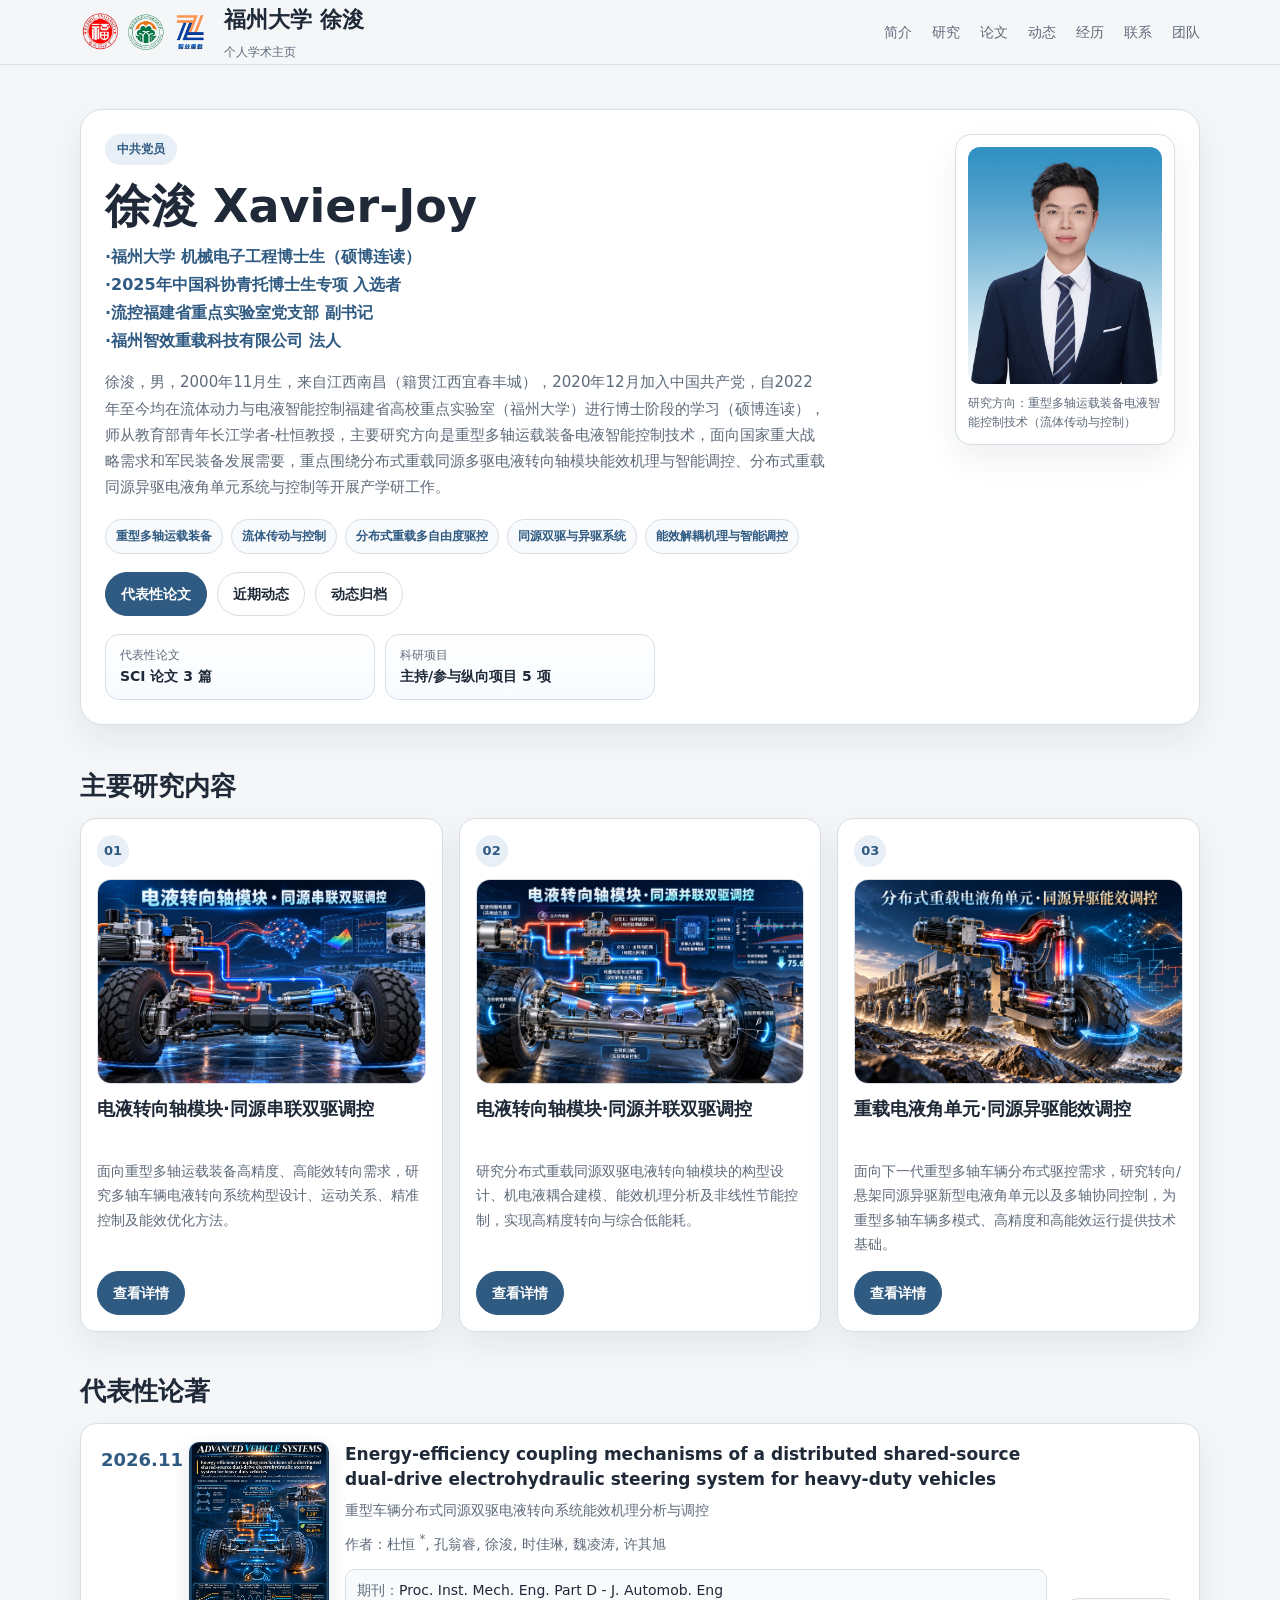
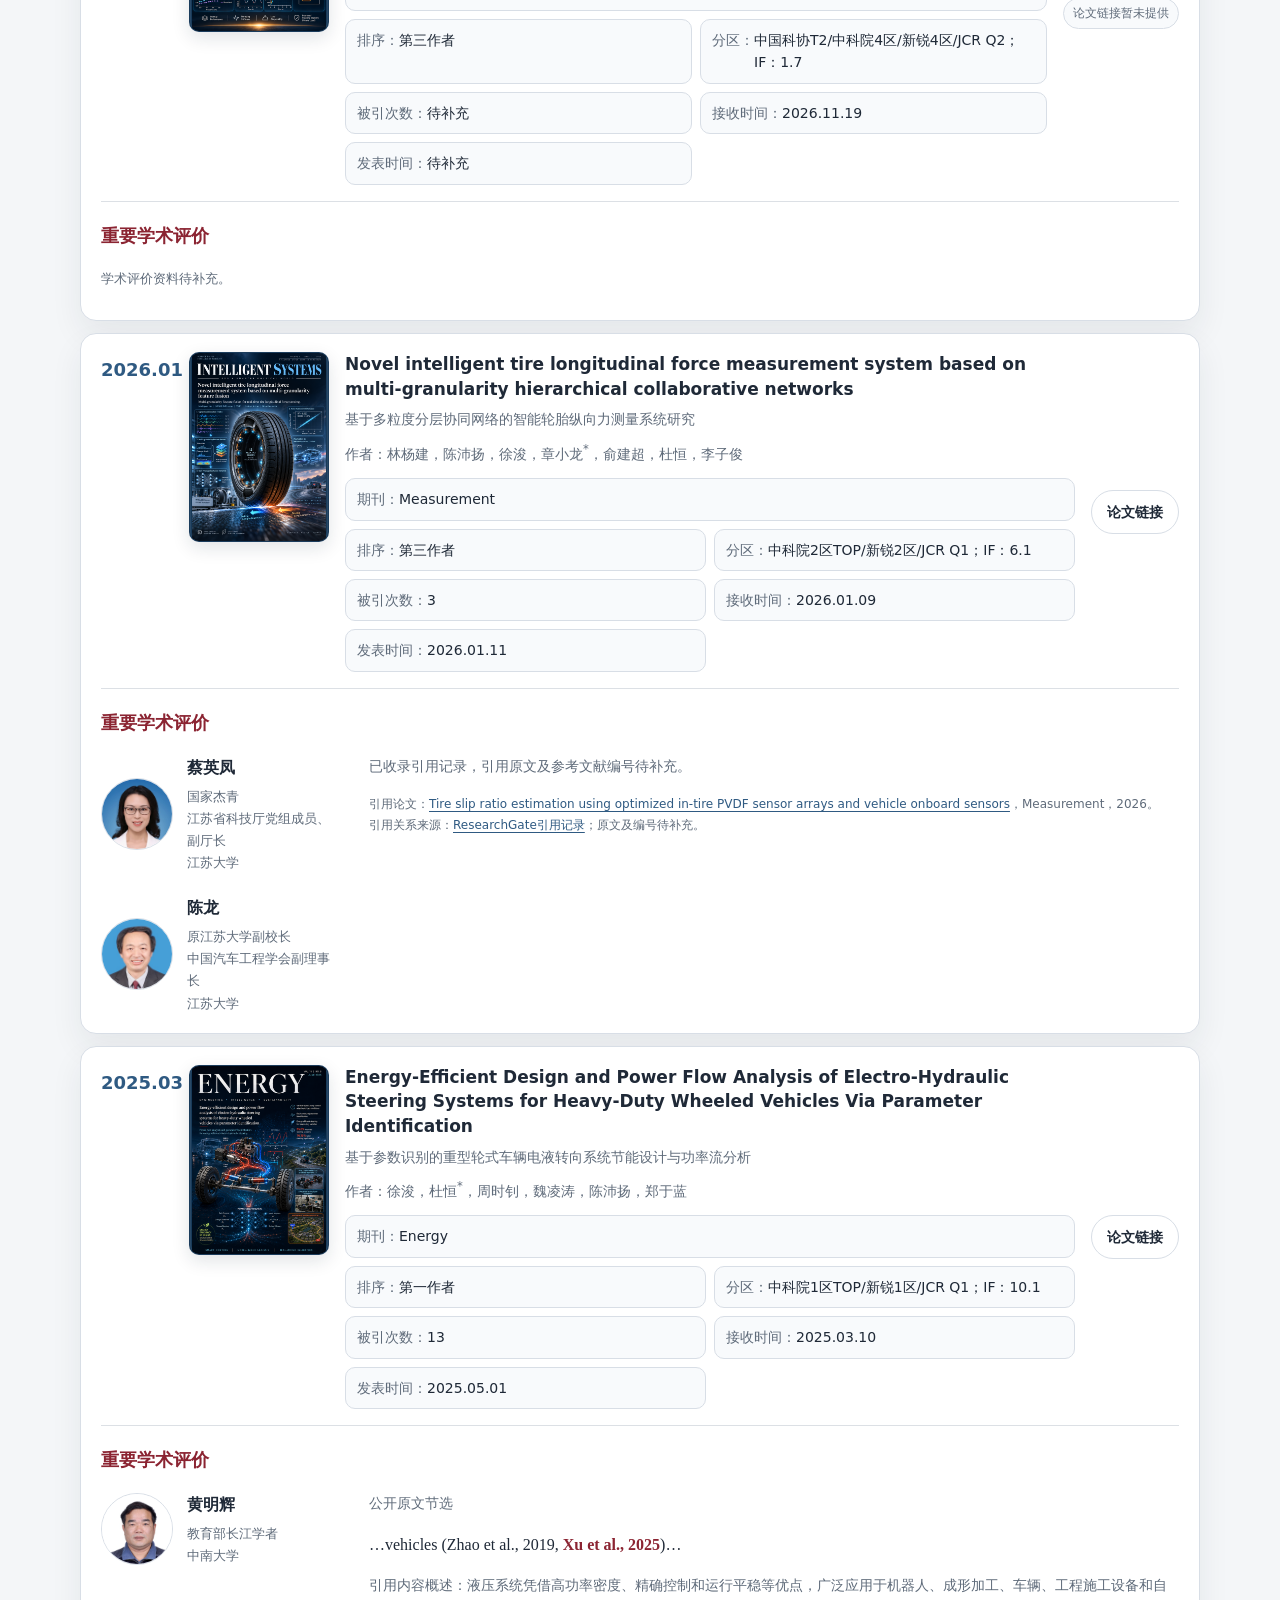
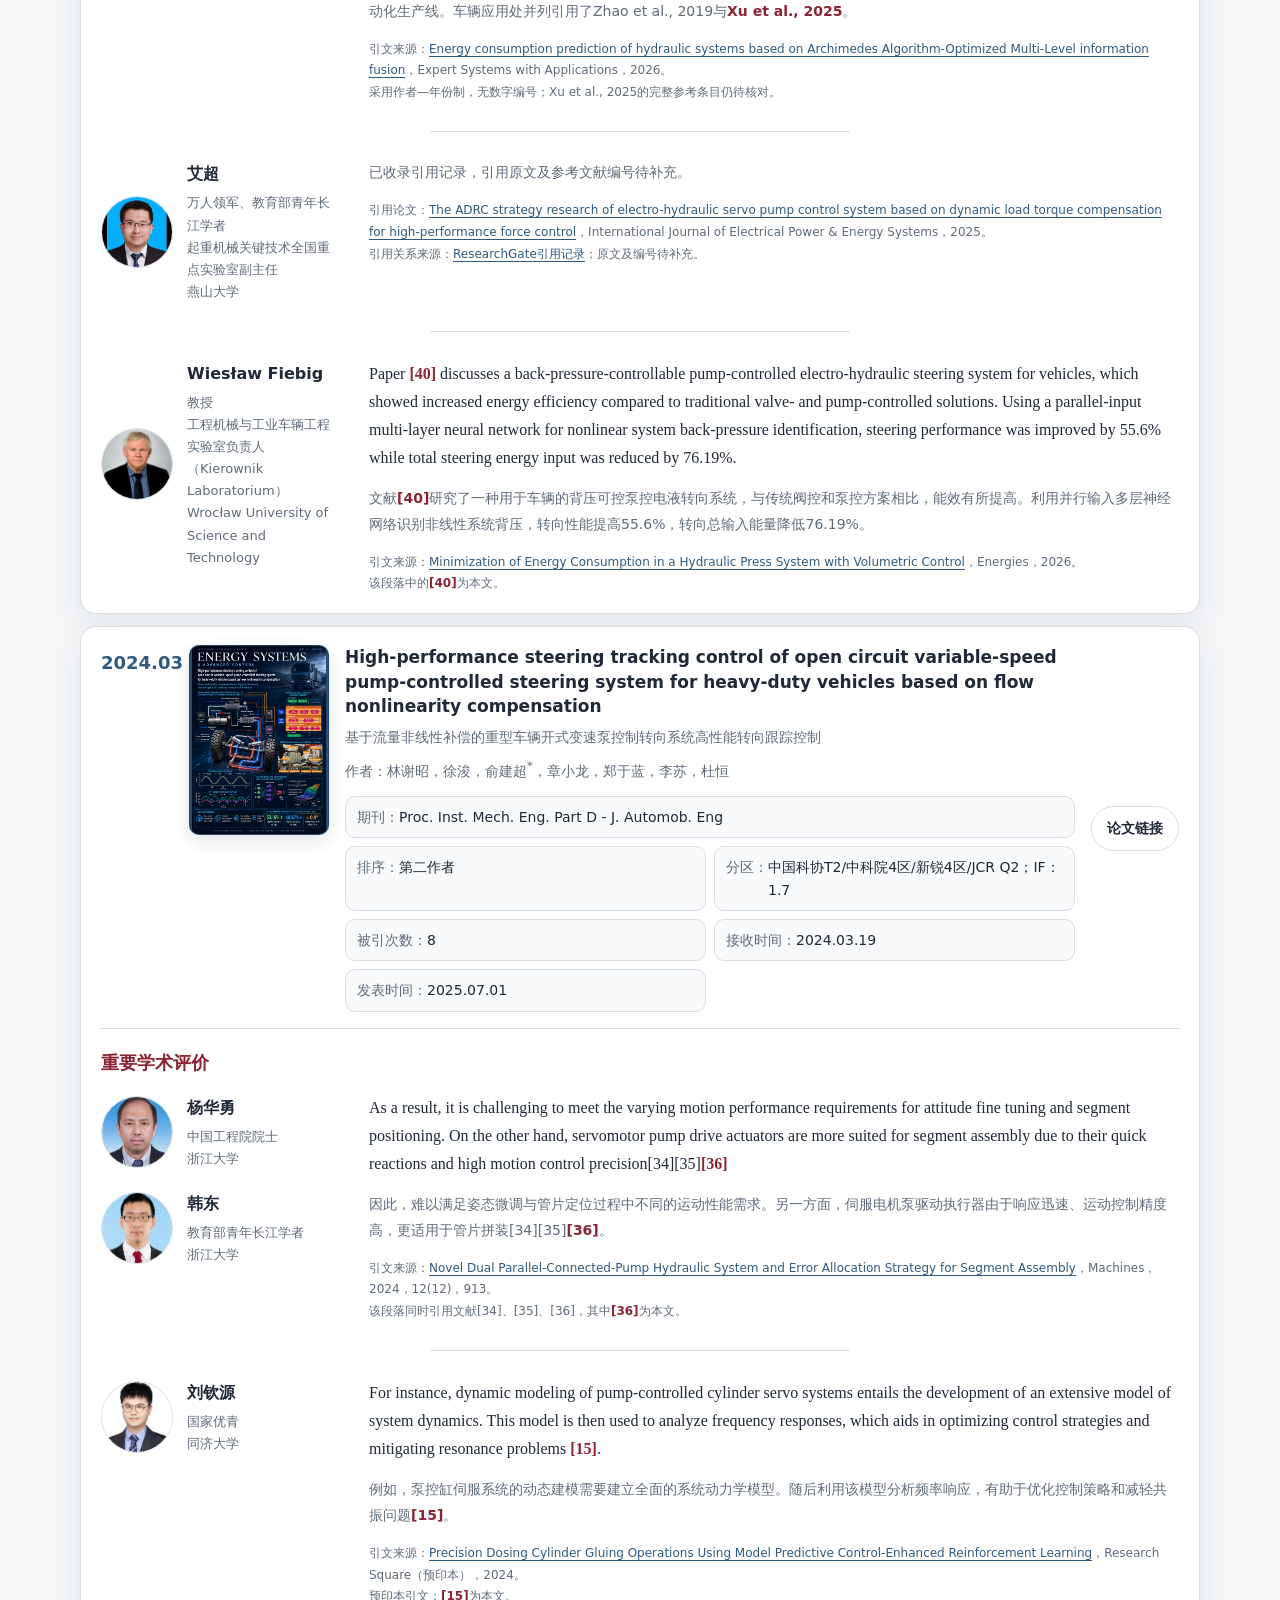
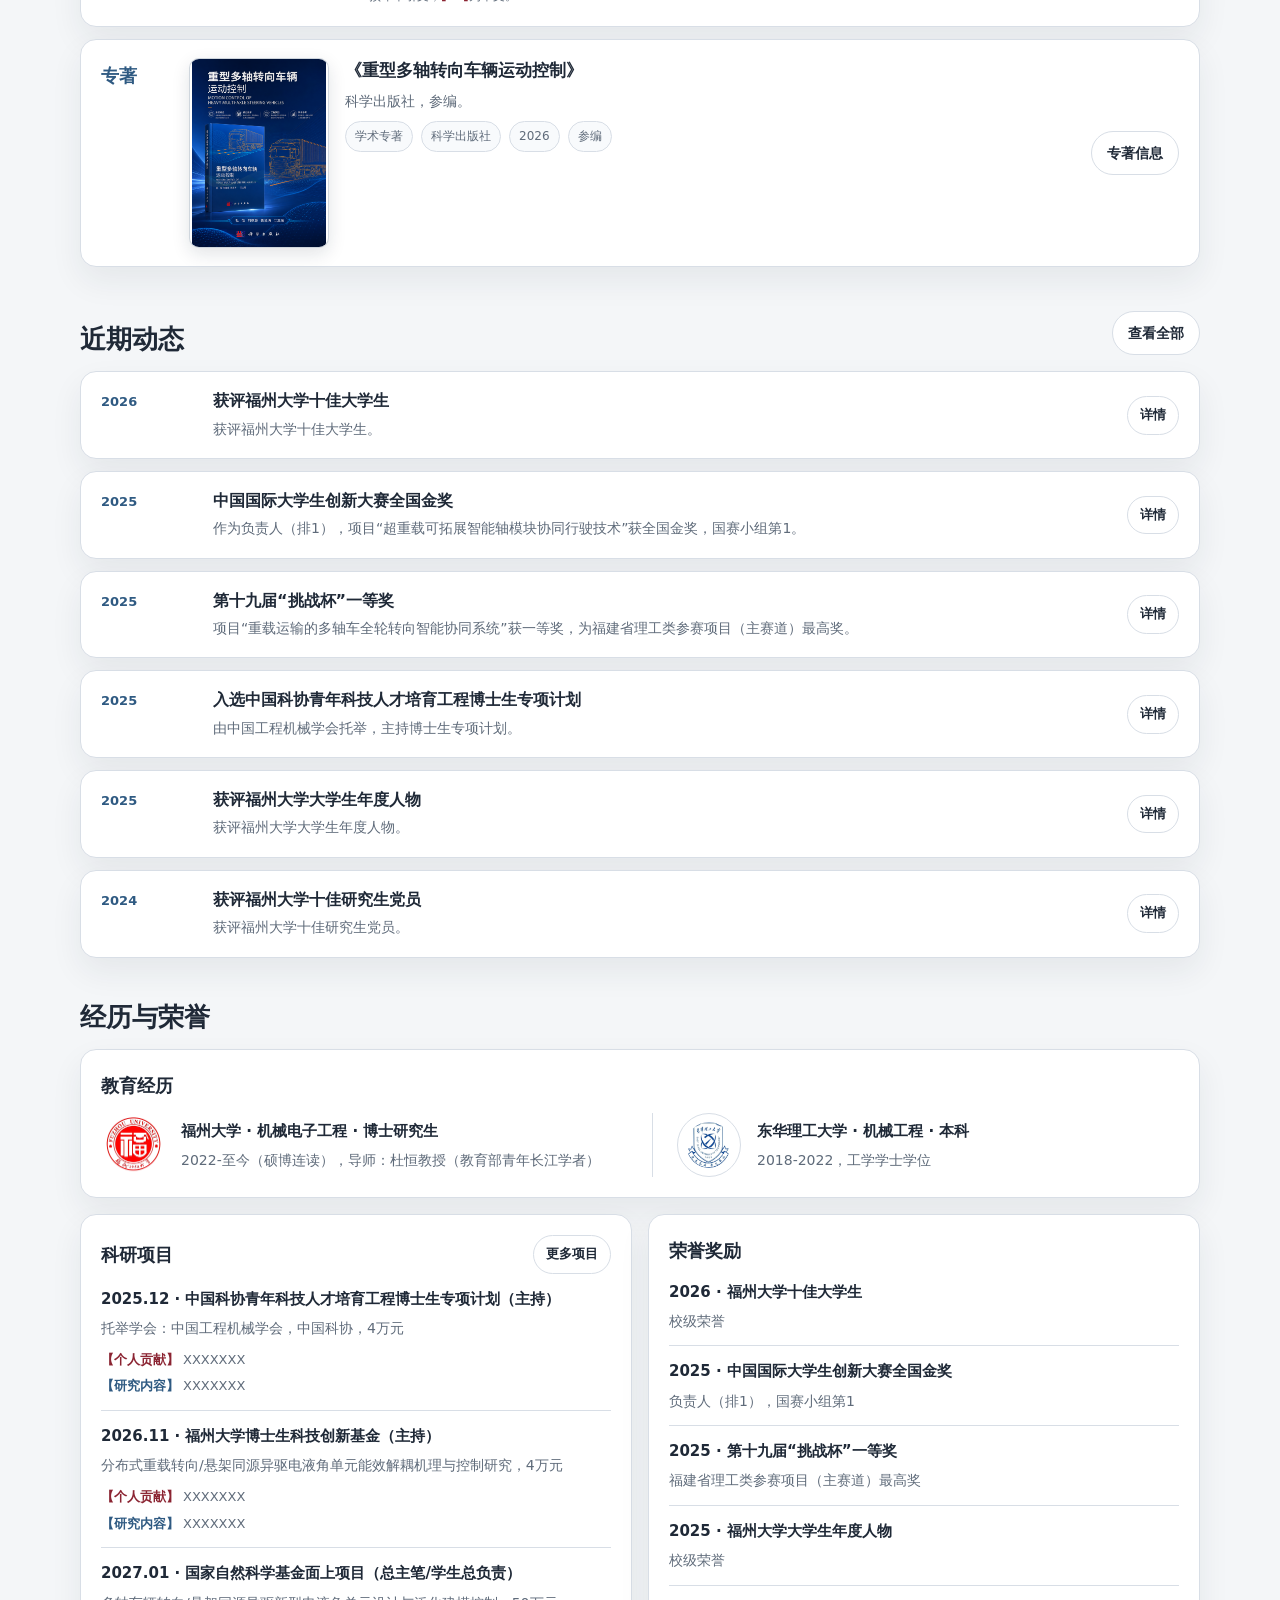
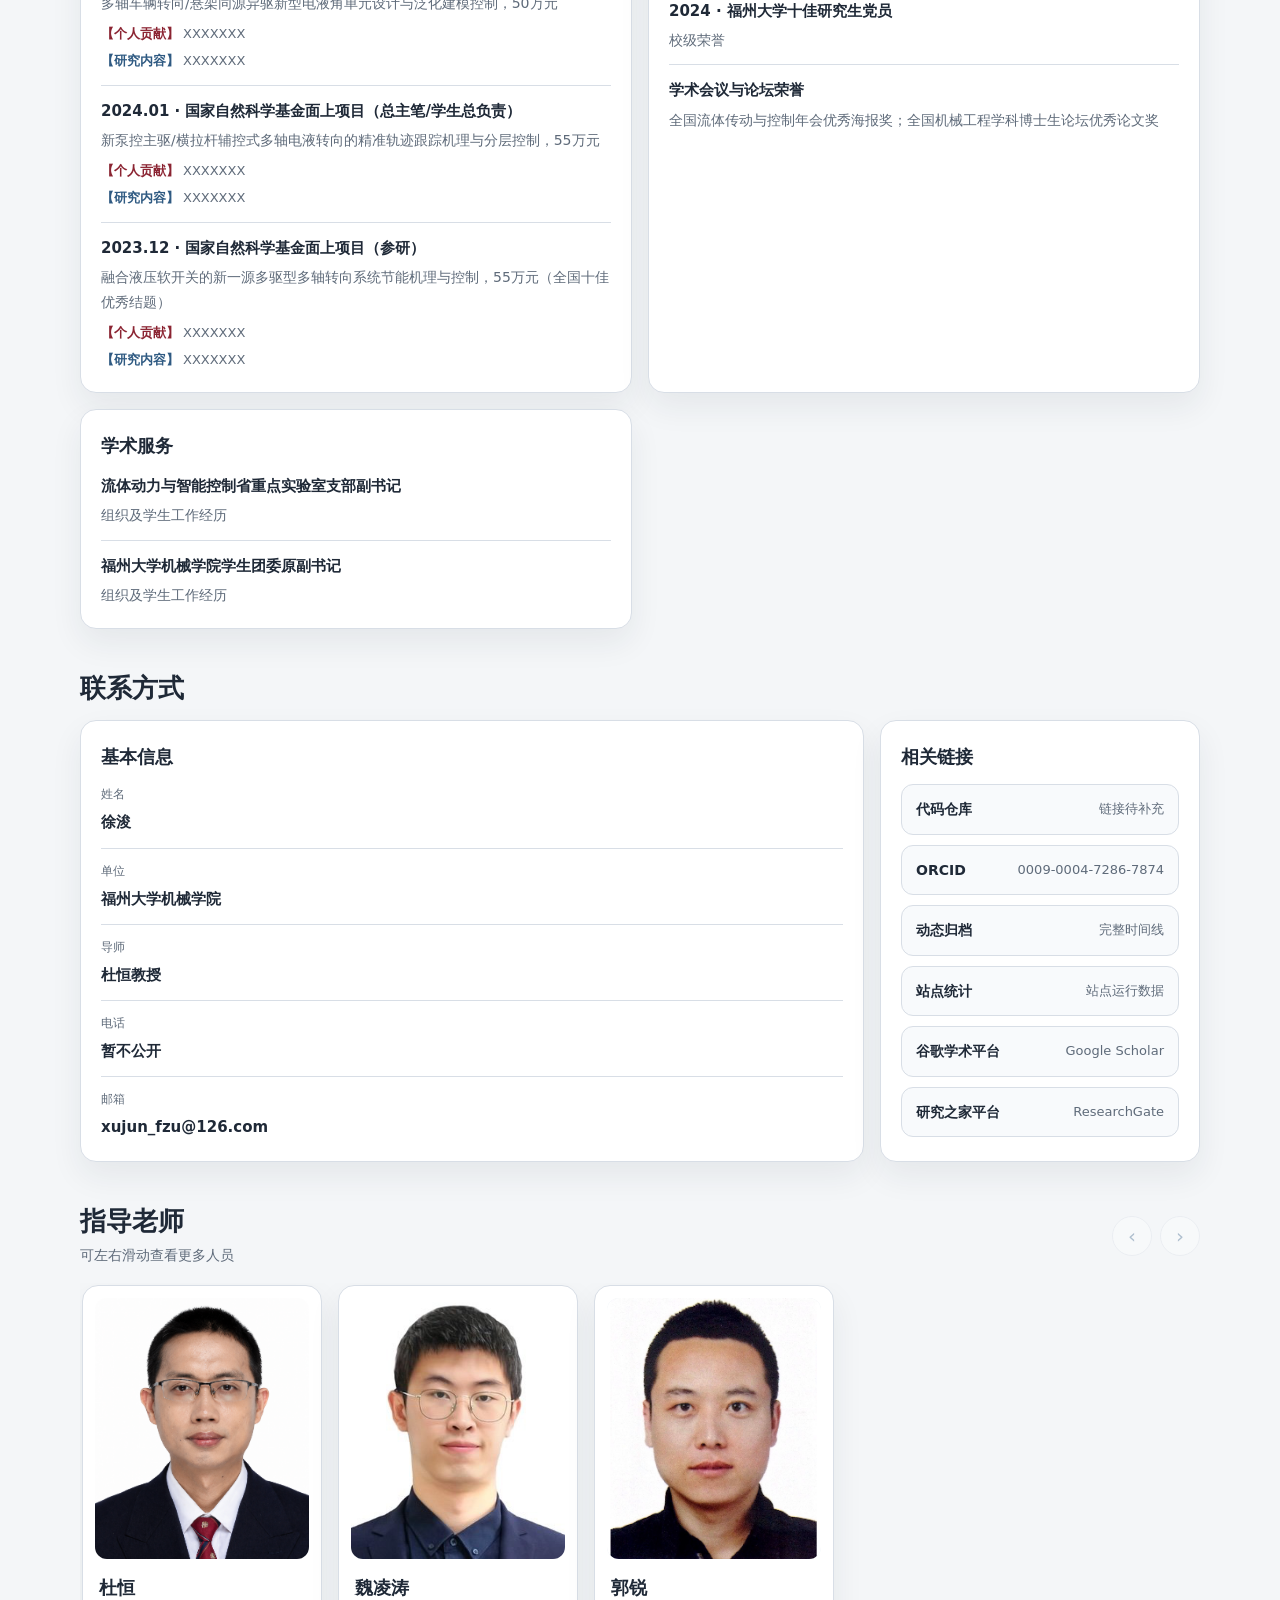
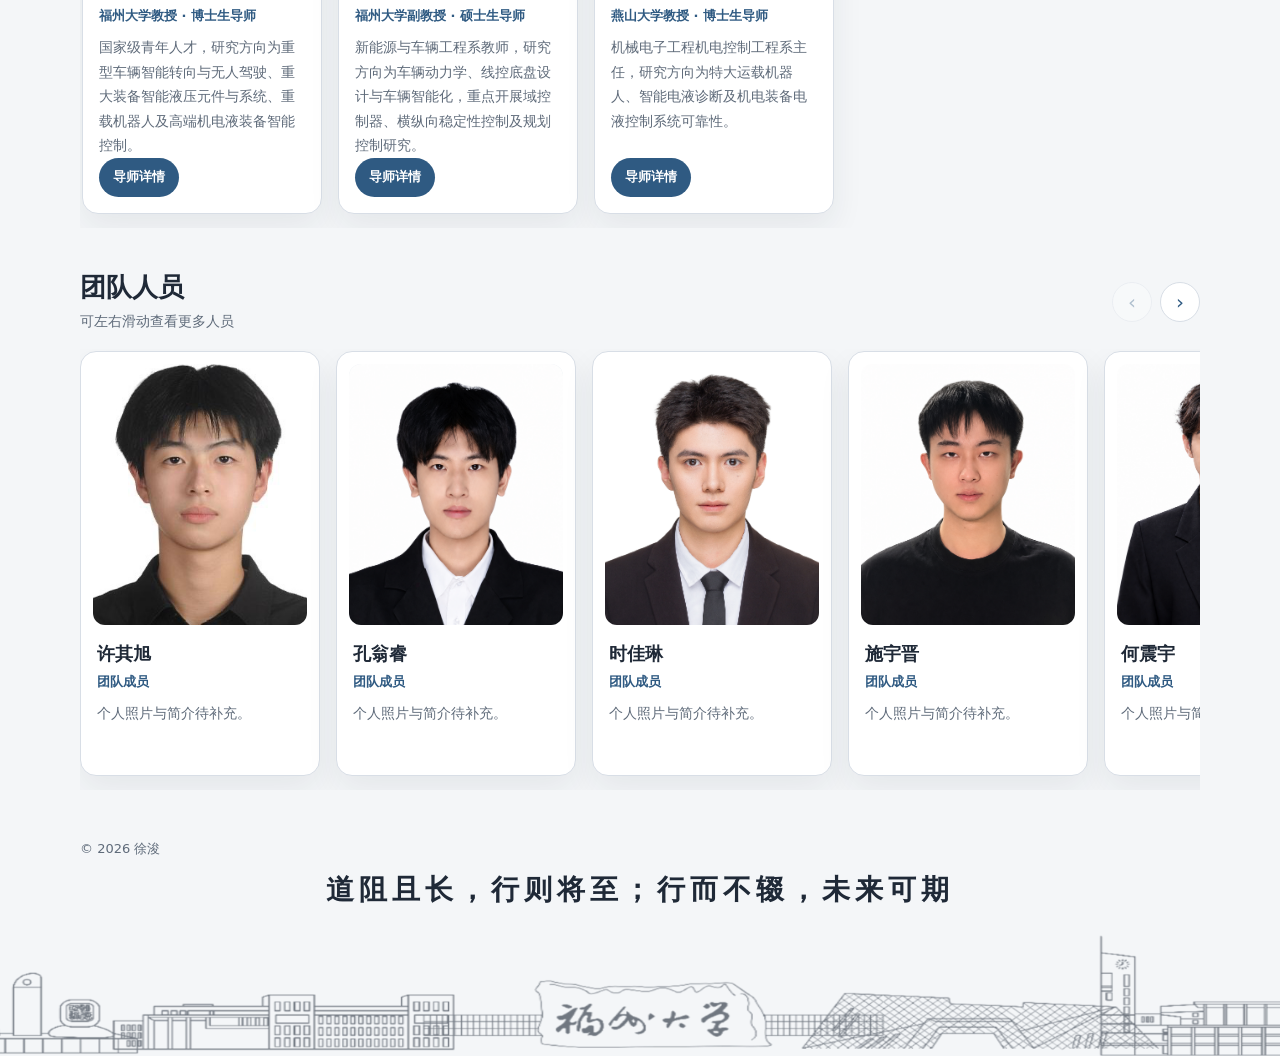
<file: index.html>
<!DOCTYPE html>
<html lang="zh-CN">
<head>
    <meta charset="UTF-8">
    <meta name="viewport" content="width=device-width, initial-scale=1.0">
    <title>福州大学 徐浚 | 个人学术主页</title>
    <meta name="description" content="徐浚，福州大学机械学院机械电子工程专业2024级博士研究生，主要研究重型多轴运载装备电液智能控制技术。">
    <meta name="author" content="徐浚">
    <link rel="icon" href="favicon.svg" type="image/svg+xml">
    <link rel="preload" as="image" href="personal_data/portrait-20261029.jpg" type="image/jpeg">
    <style>
        :root {
            --bg: #f4f6f8;
            --surface: #ffffff;
            --surface-soft: #f8fafc;
            --ink: #1f2937;
            --muted: #5f6b7a;
            --line: #d8dee6;
            --accent: #2f5a82;
            --accent-soft: #e8eff6;
            --shadow: 0 14px 32px rgba(23, 38, 54, 0.07);
            --radius: 16px;
            --container: 1120px;
        }

        * {
            box-sizing: border-box;
        }

        html {
            scroll-behavior: smooth;
        }

        body {
            margin: 0;
            background: var(--bg);
            color: var(--ink);
            font-family: "Noto Sans SC", "PingFang SC", "Microsoft YaHei", system-ui, sans-serif;
            line-height: 1.75;
        }

        a {
            color: inherit;
            text-decoration: none;
        }

        img {
            display: block;
            max-width: 100%;
        }

        .container {
            width: min(var(--container), calc(100% - 40px));
            margin: 0 auto;
        }

        .site-header {
            position: sticky;
            top: 0;
            z-index: 20;
            background: rgba(244, 246, 248, 0.94);
            border-bottom: 1px solid rgba(216, 222, 230, 0.95);
            backdrop-filter: blur(10px);
        }

        .site-header-inner {
            display: flex;
            align-items: center;
            justify-content: space-between;
            gap: 16px;
            min-height: 64px;
        }

        .brand {
            display: flex;
            align-items: center;
            gap: 12px;
            flex-shrink: 0;
            min-width: 0;
        }

        .brand-logos {
            display: flex;
            align-items: center;
            gap: 6px;
            flex: 0 0 auto;
        }

        .brand-logo {
            width: 40px;
            height: 40px;
            object-fit: contain;
            flex: 0 0 auto;
            background: transparent;
        }

        .brand-logo-fzu {
            transform: scale(1.04);
        }

        .brand-logo-institute {
            transform: scale(1);
        }

        .brand-logo-zhixiao {
            transform: scale(1.045);
        }

        .brand-copy {
            display: flex;
            flex-direction: column;
            gap: 2px;
        }

        .brand-title {
            font-size: 22px;
            font-weight: 700;
            white-space: nowrap;
        }

        .brand-subtitle {
            font-size: 12px;
            color: var(--muted);
        }

        .nav {
            display: flex;
            align-items: center;
            gap: 20px;
            color: var(--muted);
            font-size: 14px;
        }

        .nav a {
            position: relative;
            padding: 6px 0;
        }

        .nav a::after {
            content: "";
            position: absolute;
            left: 0;
            right: 0;
            bottom: 0;
            height: 2px;
            background: var(--accent);
            transform: scaleX(0);
            transform-origin: left center;
            transition: transform 0.2s ease;
        }

        .nav a:hover,
        .nav a:focus-visible {
            color: var(--ink);
        }

        .nav a:hover::after,
        .nav a:focus-visible::after {
            transform: scaleX(1);
        }

        .nav-toggle {
            display: none;
            width: 40px;
            height: 40px;
            padding: 0;
            border: 1px solid var(--line);
            border-radius: 10px;
            background: var(--surface);
            cursor: pointer;
        }

        .nav-toggle span,
        .nav-toggle span::before,
        .nav-toggle span::after {
            display: block;
            width: 18px;
            height: 2px;
            margin: 0 auto;
            background: var(--accent);
            border-radius: 999px;
            content: "";
        }

        .nav-toggle span::before {
            transform: translateY(-6px);
        }

        .nav-toggle span::after {
            transform: translateY(4px);
        }

        .hero {
            padding: 44px 0 24px;
        }

        .hero-panel {
            display: grid;
            grid-template-columns: minmax(0, 1.55fr) 220px;
            gap: 20px;
            padding: 24px;
            background: var(--surface);
            border: 1px solid var(--line);
            border-radius: 22px;
            box-shadow: var(--shadow);
            align-items: start;
        }

        .hero-copy {
            min-width: 0;
        }

        .eyebrow {
            display: inline-flex;
            align-items: center;
            padding: 5px 12px;
            border-radius: 999px;
            background: var(--accent-soft);
            color: var(--accent);
            font-size: 12px;
            font-weight: 700;
            margin-bottom: 14px;
        }

        .hero h1 {
            margin: 0 0 10px;
            font-size: clamp(30px, 4.4vw, 46px);
            line-height: 1.18;
        }

        .hero-role {
            margin: 0 0 14px;
            color: var(--accent);
            font-size: 16px;
            font-weight: 600;
        }

        .hero-summary {
            margin: 0 0 18px;
            max-width: 720px;
            color: var(--muted);
            font-size: 15px;
        }

        .hero-tags {
            display: flex;
            flex-wrap: wrap;
            gap: 8px;
            margin-bottom: 18px;
        }

        .tag {
            display: inline-flex;
            align-items: center;
            padding: 6px 10px;
            border-radius: 999px;
            background: var(--surface-soft);
            border: 1px solid var(--line);
            color: var(--accent);
            font-size: 12px;
            font-weight: 600;
        }

        .hero-actions {
            display: flex;
            flex-wrap: wrap;
            gap: 10px;
        }

        .hero-facts {
            display: grid;
            grid-template-columns: repeat(3, minmax(0, 1fr));
            gap: 10px;
            margin-top: 18px;
        }

        .hero-fact {
            padding: 12px 14px;
            border-radius: 14px;
            border: 1px solid var(--line);
            background: linear-gradient(180deg, #ffffff, #f7fbff);
        }

        .hero-fact-label {
            color: var(--muted);
            font-size: 12px;
            line-height: 1.35;
        }

        .hero-fact-value {
            margin-top: 4px;
            color: var(--ink);
            font-size: 14px;
            font-weight: 700;
            line-height: 1.4;
        }

        .button {
            display: inline-flex;
            align-items: center;
            justify-content: center;
            min-height: 40px;
            padding: 9px 15px;
            border-radius: 999px;
            border: 1px solid var(--line);
            background: var(--surface);
            font-size: 14px;
            font-weight: 700;
            transition: 0.2s ease;
        }

        .button:hover,
        .button:focus-visible {
            transform: translateY(-1px);
            border-color: #b9c8d6;
        }

        .button-primary {
            background: var(--accent);
            border-color: var(--accent);
            color: #ffffff;
        }

        .button-primary:hover,
        .button-primary:focus-visible {
            background: #274d70;
            border-color: #274d70;
        }

        .hero-side {
            display: grid;
            gap: 12px;
            align-content: start;
            justify-items: stretch;
            max-width: 240px;
        }

        .portrait-card,
        .fact-card,
        .section-card,
        .pub-item,
        .news-item,
        .split-card,
        .contact-card {
            background: var(--surface);
            border: 1px solid var(--line);
            border-radius: var(--radius);
            box-shadow: var(--shadow);
        }

        .portrait-card {
            width: 100%;
            padding: 12px;
            justify-self: stretch;
        }

        .portrait-frame {
            overflow: hidden;
            border-radius: 12px;
            aspect-ratio: 1 / 1.22;
            background: #dee5ec;
        }

        .portrait-frame img {
            width: 100%;
            height: 100%;
            object-fit: cover;
        }

        .portrait-note {
            padding-top: 10px;
            color: var(--muted);
            font-size: 12px;
            line-height: 1.6;
        }

        section {
            padding: 22px 0;
            scroll-margin-top: 78px;
        }

        .section-head {
            display: flex;
            align-items: end;
            justify-content: space-between;
            gap: 16px;
            margin-bottom: 16px;
        }

        .section-title {
            margin: 0;
            font-size: 26px;
            line-height: 1.2;
        }

        .section-desc {
            margin: 0;
            max-width: 760px;
            color: var(--muted);
            font-size: 14px;
        }

        .research-grid {
            display: grid;
            grid-template-columns: repeat(3, minmax(0, 1fr));
            gap: 16px;
        }

        .section-card {
            display: grid;
            grid-template-rows: 32px auto auto 1fr auto;
            align-content: start;
            gap: 12px;
            padding: 16px;
        }

        .section-index {
            display: inline-flex;
            align-items: center;
            justify-content: center;
            width: 32px;
            height: 32px;
            margin-bottom: 0;
            border-radius: 999px;
            background: var(--accent-soft);
            color: var(--accent);
            font-size: 13px;
            font-weight: 700;
        }

        .section-visual {
            overflow: hidden;
            aspect-ratio: 16 / 10;
            border-radius: 14px;
            border: 1px solid var(--line);
            background: #dde8f1;
        }

        .section-visual img {
            width: 100%;
            height: 100%;
            object-fit: cover;
        }

        .section-card h3 {
            min-height: 2.8em;
            margin: 0;
            font-size: 18px;
            line-height: 1.4;
        }

        .section-card p {
            margin: 0;
            color: var(--muted);
            font-size: 14px;
        }

        .research-more {
            justify-self: start;
            margin-top: 2px;
        }

        .pub-list,
        .news-list {
            display: grid;
            gap: 12px;
        }

        .pub-item {
            display: grid;
            grid-template-columns: 72px 140px minmax(0, 1fr) auto;
            gap: 16px;
            padding: 18px 20px;
            align-items: start;
        }

        .pub-year {
            color: var(--accent);
            font-size: 18px;
            font-weight: 700;
            padding-top: 2px;
        }

        .pub-cover {
            position: relative;
            overflow: hidden;
            min-height: 176px;
            aspect-ratio: 560 / 760;
            border-radius: 10px;
            border: 1px solid rgba(40, 70, 102, 0.22);
            background: #0f2a40;
            box-shadow: inset 0 0 0 1px rgba(255, 255, 255, 0.08), 0 6px 18px rgba(13, 31, 47, 0.12);
        }

        .pub-cover img {
            width: 100%;
            height: 100%;
            object-fit: cover;
            display: block;
        }

        .pub-cover img.pub-poster {
            object-fit: contain;
        }

        .pub-cover-a {
            background: #183a59;
        }

        .pub-cover-b {
            background: #214468;
        }

        .pub-cover-c {
            background: #ffffff;
        }

        .pub-cover-c img {
            object-fit: contain;
        }

        .pub-main {
            min-width: 0;
        }

        .pub-cta {
            align-self: center;
            justify-self: end;
        }

        .pub-title {
            margin: 0 0 6px;
            font-size: 17px;
            line-height: 1.45;
        }

        .pub-text,
        .news-text {
            margin: 0;
            color: var(--muted);
            font-size: 14px;
        }


        .pub-authors {
            margin: 8px 0 0;
            color: var(--muted);
            font-size: 14px;
            line-height: 1.7;
            overflow-wrap: anywhere;
        }

        .pub-details {
            display: grid;
            grid-template-columns: repeat(2, minmax(0, 1fr));
            gap: 8px;
            margin: 12px 0 0;
        }

        .pub-detail {
            display: flex;
            align-items: baseline;
            min-width: 0;
            padding: 9px 11px;
            border: 1px solid var(--line);
            border-radius: 10px;
            background: var(--surface-soft);
            font-size: 14px;
            line-height: 1.6;
        }

        .pub-detail-journal {
            grid-column: 1 / -1;
        }

        .pub-detail dt {
            flex: 0 0 auto;
            color: var(--muted);
        }

        .pub-detail dd {
            min-width: 0;
            margin: 0;
            color: var(--ink);
            overflow-wrap: anywhere;
        }

        @media (max-width: 640px) {
            .pub-details {
                grid-template-columns: minmax(0, 1fr);
            }
        }

        .pub-evaluation {
            grid-column: 1 / -1;
            min-width: 0;
            padding-top: 20px;
            border-top: 1px solid #dce0e5;
        }

        .pub-evaluation h4 {
            margin: 0 0 18px;
            color: #8b2432;
            font-size: 18px;
            line-height: 1.5;
        }

        .pub-evaluation-body {
            display: grid;
            grid-template-columns: 240px minmax(0, 1fr);
            gap: 28px;
            align-items: start;
        }


        .evaluation-divider {
            width: min(420px, 65%);
            height: 0;
            margin: 28px auto;
            border: 0;
            border-top: 1px solid #dce0e5;
        }

        .evaluation-scholar > div {
            min-width: 0;
        }

        .evaluation-scholar-name {
            overflow-wrap: anywhere;
        }

        .evaluation-pending,
        .evaluation-excerpt-label {
            margin: 0 0 12px;
            color: var(--muted);
            font-size: 13px;
            line-height: 1.8;
        }

        .evaluation-scholars {
            display: grid;
            gap: 20px;
        }

        .evaluation-scholar {
            display: flex;
            align-items: center;
            gap: 14px;
            min-width: 0;
        }

        .evaluation-scholar img {
            flex: 0 0 72px;
            width: 72px;
            height: 72px;
            border: 1px solid var(--line);
            border-radius: 50%;
            object-fit: cover;
            object-position: center 25%;
        }

        .evaluation-scholar-name {
            display: block;
            margin-bottom: 4px;
            font-size: 16px;
        }

        .evaluation-scholar p {
            margin: 0;
            color: var(--muted);
            font-size: 13px;
            line-height: 1.7;
        }

        .evaluation-quote {
            min-width: 0;
            margin: 0;
        }

        .evaluation-quote p {
            margin: 0 0 14px;
            font-size: 14px;
            line-height: 1.85;
            overflow-wrap: anywhere;
        }

        .evaluation-quote .evaluation-english {
            font-family: Georgia, "Times New Roman", serif;
            font-size: 16px;
            line-height: 1.75;
        }

        .evaluation-quote .evaluation-chinese {
            color: var(--muted);
        }

        .evaluation-reference {
            color: #8b2432;
            font-weight: 700;
        }

        .evaluation-source {
            display: block;
            color: var(--muted);
            font-size: 12px;
            font-style: normal;
            line-height: 1.8;
            overflow-wrap: anywhere;
        }

        .evaluation-source a {
            color: var(--accent);
            text-decoration: underline;
            text-underline-offset: 3px;
        }

        @media (max-width: 768px) {
            .pub-evaluation-body {
                grid-template-columns: minmax(0, 1fr);
                gap: 24px;
            }
        }

        .pub-meta {
            margin-top: 8px;
            display: flex;
            flex-wrap: wrap;
            gap: 8px;
        }

        .meta-tag {
            display: inline-flex;
            align-items: center;
            padding: 4px 9px;
            border-radius: 999px;
            background: var(--surface-soft);
            border: 1px solid var(--line);
            color: var(--muted);
            font-size: 12px;
        }

        .news-item {
            display: grid;
            grid-template-columns: 96px minmax(0, 1fr) auto;
            gap: 16px;
            padding: 17px 20px;
            align-items: start;
        }

        .news-actions {
            display: flex;
            flex-wrap: wrap;
            gap: 8px;
            justify-self: end;
            align-self: center;
        }

        .news-date {
            color: var(--accent);
            font-size: 13px;
            font-weight: 700;
            padding-top: 2px;
        }

        .news-title {
            margin: 0 0 4px;
            font-size: 16px;
            line-height: 1.45;
        }

        .button-compact {
            min-height: 36px;
            padding: 7px 12px;
            font-size: 13px;
        }

        .split-grid {
            display: grid;
            grid-template-columns: repeat(2, minmax(0, 1fr));
            gap: 16px;
        }

        .split-card {
            padding: 20px;
        }

        .split-card h3 {
            margin: 0 0 12px;
            font-size: 18px;
        }

        .item-list {
            display: grid;
            gap: 12px;
        }

        .item {
            padding-top: 12px;
            border-top: 1px solid var(--line);
        }

        .item:first-child {
            padding-top: 0;
            border-top: none;
        }

        .item-title {
            margin-bottom: 4px;
            font-size: 15px;
            font-weight: 700;
        }

        .item-text {
            color: var(--muted);
            font-size: 14px;
        }

        .projects-card {
            scroll-margin-top: 78px;
        }

        .projects-card-head {
            display: flex;
            align-items: center;
            justify-content: space-between;
            gap: 12px;
            margin-bottom: 12px;
        }

        .projects-card-head h3 {
            margin: 0;
        }

        .projects-card-head .button {
            flex-shrink: 0;
        }

        .education-card {
            grid-column: 1 / -1;
            min-width: 0;
        }

        .education-grid {
            grid-template-columns: repeat(2, minmax(0, 1fr));
            gap: 24px;
        }

        .education-grid > .education-item {
            min-width: 0;
            padding-top: 0;
            border-top: 0;
        }

        .education-grid > .education-item + .education-item {
            padding-left: 24px;
            border-left: 1px solid var(--line);
        }

        .education-item {
            display: grid;
            grid-template-columns: 64px minmax(0, 1fr);
            align-items: center;
            gap: 16px;
        }

        .education-logo {
            width: 64px;
            height: 64px;
            border-radius: 50%;
            object-fit: contain;
            background: #ffffff;
        }

        .education-copy {
            min-width: 0;
            overflow-wrap: anywhere;
        }

        .education-copy .item-title span {
            display: inline-block;
        }

        .education-logo-ecut {
            padding: 8px;
            border: 1px solid var(--line);
        }

        @media (max-width: 640px) {
            .education-grid {
                gap: 16px;
            }

            .education-grid > .education-item {
                grid-template-columns: minmax(0, 1fr);
                align-content: start;
                justify-items: start;
                gap: 12px;
            }

            .education-grid > .education-item + .education-item {
                padding-left: 16px;
            }

            .education-copy .item-title {
                min-height: 5.25em;
            }

            .education-logo {
                width: 56px;
                height: 56px;
            }
        }

        .contact-grid {
            display: grid;
            grid-template-columns: minmax(0, 1fr) 320px;
            gap: 16px;
        }

        .contact-card {
            padding: 20px;
        }

        .contact-card h3 {
            margin: 0 0 12px;
            font-size: 18px;
        }

        .contact-list {
            display: grid;
            gap: 12px;
        }

        .contact-item {
            padding-top: 12px;
            border-top: 1px solid var(--line);
        }

        .contact-item:first-child {
            padding-top: 0;
            border-top: none;
        }

        .contact-label {
            margin-bottom: 4px;
            color: var(--muted);
            font-size: 12px;
        }

        .contact-value {
            font-size: 15px;
            font-weight: 700;
            word-break: break-word;
        }

        .link-list {
            display: grid;
            gap: 10px;
        }

        .link-item {
            display: flex;
            align-items: center;
            justify-content: space-between;
            gap: 12px;
            padding: 12px 14px;
            border-radius: 12px;
            background: var(--surface-soft);
            border: 1px solid var(--line);
            font-size: 14px;
            font-weight: 700;
        }

        .link-item span {
            color: var(--muted);
            font-size: 13px;
            font-weight: 500;
        }

        .people-section-head {
            align-items: center;
        }

        .people-heading-copy {
            display: grid;
            gap: 6px;
        }

        .people-slider {
            position: relative;
        }

        .people-track {
            display: grid;
            grid-auto-flow: column;
            grid-auto-columns: 240px;
            gap: 16px;
            overflow-x: auto;
            padding: 2px 2px 14px;
            scroll-behavior: smooth;
            scroll-snap-type: x mandatory;
            scrollbar-width: thin;
            scrollbar-color: #9cb0c2 transparent;
            overscroll-behavior-inline: contain;
            cursor: grab;
        }

        .people-track:active {
            cursor: grabbing;
        }

        .people-track:focus-visible {
            outline: 3px solid rgba(47, 90, 130, 0.28);
            outline-offset: 4px;
            border-radius: var(--radius);
        }

        .people-track::-webkit-scrollbar {
            height: 8px;
        }

        .people-track::-webkit-scrollbar-track {
            background: transparent;
        }

        .people-track::-webkit-scrollbar-thumb {
            background: #9cb0c2;
            border-radius: 999px;
        }

        .person-card {
            overflow: hidden;
            scroll-snap-align: start;
            background: var(--surface);
            border: 1px solid var(--line);
            border-radius: var(--radius);
            box-shadow: var(--shadow);
        }

        .person-photo {
            overflow: hidden;
            margin: 12px 12px 0;
            aspect-ratio: 1 / 1.22;
            background: var(--accent-soft);
            border-radius: 12px;
        }

        .person-photo img {
            width: 100%;
            height: 100%;
            object-fit: cover;
            user-select: none;
            -webkit-user-drag: none;
        }

        .person-photo img.portrait-align-top {
            object-position: center top;
        }

        .person-content {
            min-height: 150px;
            padding: 16px;
        }

        .advisor-card {
            display: flex;
            flex-direction: column;
        }

        .advisor-card .person-photo {
            flex: 0 0 auto;
        }

        .advisor-card .person-content {
            display: flex;
            flex: 1;
            min-height: 230px;
            flex-direction: column;
        }

        .person-name {
            margin: 0 0 4px;
            font-size: 18px;
            line-height: 1.4;
        }

        .person-role {
            margin: 0 0 8px;
            color: var(--accent);
            font-size: 13px;
            font-weight: 700;
        }

        .person-intro {
            margin: 0;
            color: var(--muted);
            font-size: 14px;
        }

        .person-link {
            display: inline-flex;
            align-items: center;
            justify-content: center;
            align-self: flex-start;
            min-height: 38px;
            margin-top: auto;
            padding: 8px 14px;
            border-radius: 999px;
            background: var(--accent);
            color: #fff;
            font-size: 13px;
            font-weight: 700;
            text-decoration: none;
            transition: transform 0.2s ease, background 0.2s ease;
        }

        .person-link:hover,
        .person-link:focus-visible {
            background: #234868;
            transform: translateY(-1px);
        }

        .people-controls {
            display: flex;
            gap: 8px;
            flex: 0 0 auto;
        }

        .people-arrow {
            display: inline-grid;
            place-items: center;
            width: 40px;
            height: 40px;
            padding: 0;
            border: 1px solid var(--line);
            border-radius: 999px;
            background: var(--surface);
            color: var(--accent);
            font: inherit;
            font-size: 20px;
            line-height: 1;
            cursor: pointer;
            transition: 0.2s ease;
        }

        .people-arrow:hover:not(:disabled),
        .people-arrow:focus-visible:not(:disabled) {
            border-color: var(--accent);
            background: var(--accent-soft);
        }

        .people-arrow:disabled {
            opacity: 0.35;
            cursor: default;
        }

        .site-footer {
            overflow: hidden;
            padding: 26px 0 0;
            color: var(--muted);
            font-size: 13px;
        }

        .footer-meta {
            padding-bottom: 8px;
        }

        .footer-motto {
            margin: 0 auto clamp(14px, 2vw, 24px);
            color: var(--ink);
            font-family: "STKaiti", "KaiTi", "FangSong", "Songti SC", serif;
            font-size: clamp(18px, 2.2vw, 28px);
            font-weight: 600;
            line-height: 1.5;
            letter-spacing: 0.18em;
            text-align: center;
        }

        .footer-skyline {
            width: 100%;
            line-height: 0;
        }

        .footer-skyline-art {
            width: 120%;
            aspect-ratio: 4250 / 334;
            max-height: 220px;
            margin: 0 -10%;
            background: var(--ink);
            -webkit-mask: url("personal_data/fzu-campus-skyline-footer.png") center bottom / contain no-repeat;
            mask: url("personal_data/fzu-campus-skyline-footer.png") center bottom / contain no-repeat;
        }

        @media (max-width: 1024px) {
            .nav {
                gap: 8px;
                font-size: 12px;
            }

            .hero-panel,
            .contact-grid,
            .split-grid,
            .research-grid {
                grid-template-columns: 1fr;
            }
        }

        @media (max-width: 768px) {
            .container {
                width: min(var(--container), calc(100% - 28px));
            }

            .site-header-inner {
                min-height: 58px;
            }

            .brand {
                gap: 8px;
            }

            .brand-logos {
                gap: 4px;
            }

            .brand-logo {
                width: 28px;
                height: 28px;
            }

            .brand-title {
                font-size: 17px;
            }

            .brand-subtitle {
                font-size: 10px;
            }

            .nav-toggle {
                display: inline-grid;
                place-items: center;
            }

            .nav {
                position: absolute;
                top: calc(100% + 1px);
                left: 0;
                right: 0;
                display: grid;
                gap: 0;
                padding: 8px 14px 14px;
                background: rgba(244, 246, 248, 0.98);
                border-bottom: 1px solid var(--line);
                transform: translateY(-10px);
                opacity: 0;
                pointer-events: none;
                transition: 0.2s ease;
            }

            .nav.open {
                transform: translateY(0);
                opacity: 1;
                pointer-events: auto;
            }

            .nav a {
                padding: 12px 4px;
                border-bottom: 1px solid rgba(216, 222, 230, 0.9);
            }

            .nav a:last-child {
                border-bottom: none;
            }

            .hero {
                padding-top: 32px;
            }

            .hero-panel {
                padding: 18px;
            }

            .hero-facts {
                grid-template-columns: 1fr;
            }

            .hero-side {
                max-width: none;
            }

            .portrait-card {
                width: min(100%, 150px);
                justify-self: start;
            }

            .fact-card {
                width: 100%;
            }

            .section-title {
                font-size: 23px;
            }

            .pub-item,
            .news-item {
                grid-template-columns: 1fr;
                gap: 10px;
            }

            .pub-cover {
                min-height: 150px;
                max-width: 220px;
            }

            .pub-cta {
                justify-self: start;
            }

            .news-actions {
                justify-self: start;
            }

            .people-track {
                grid-auto-columns: 150px;
            }

            .people-section-head {
                align-items: end;
            }

            .site-footer {
                padding-top: 22px;
            }

            .footer-meta {
                padding-bottom: 8px;
                text-align: center;
            }

            .footer-motto {
                margin-bottom: 12px;
                padding: 0 8px;
                font-size: clamp(14px, 3.8vw, 18px);
                letter-spacing: 0.04em;
                white-space: nowrap;
            }

            .footer-skyline-art {
                width: 150%;
                margin: 0 -25%;
            }
        }
        .project-notes {
            display: grid;
            gap: 4px;
            margin-top: 8px;
            color: var(--muted);
            font-size: 13px;
            font-weight: 400;
            line-height: 1.75;
            overflow-wrap: anywhere;
        }

        .project-note {
            margin: 0;
        }

        .project-note strong {
            margin-right: 4px;
            font-weight: 700;
        }

        .project-note-contribution {
            color: #8b2432;
        }

        .project-note-research {
            color: var(--accent);
        }

        .project-note span {
            color: var(--muted);
            font-weight: 400;
        }

    </style>
</head>
<body>
    <header class="site-header">
        <div class="container site-header-inner">
            <div class="brand">
                <div class="brand-logos" aria-label="单位标识">
                    <img class="brand-logo brand-logo-fzu" src="personal_data/fuzhou-university-logo.webp" alt="福州大学校徽">
                    <img class="brand-logo brand-logo-institute" src="personal_data/hydraulic-institute-logo.webp" alt="福州大学液压与气动技术研究所标识">
                    <img class="brand-logo brand-logo-zhixiao" src="personal_data/zhixiao-heavy-load-logo.webp" alt="福州智效重载科技有限公司标识">
                </div>
                <div class="brand-copy">
                    <div class="brand-title">福州大学 徐浚</div>
                    <div class="brand-subtitle">个人学术主页</div>
                </div>
            </div>
            <button class="nav-toggle" id="navToggle" aria-label="打开导航">
                <span></span>
            </button>
            <nav class="nav" id="siteNav">
                <a href="#overview">简介</a>
                <a href="#research">研究</a>
                <a href="#publications">论文</a>
                <a href="#news">动态</a>
                <a href="#profile">经历</a>
                <a href="#contact">联系</a>
                <a href="#advisors">团队</a>
            </nav>
        </div>
    </header>

    <main>
        <section class="hero" id="overview">
            <div class="container">
                <div class="hero-panel">
                    <div class="hero-copy">
                        <div class="eyebrow">中共党员</div>
                        <h1>徐浚 Xavier-Joy</h1>
                        <!-- TODO: English name -->
                        <p class="hero-role">
                            ·福州大学 机械电子工程博士生（硕博连读）<br>
                            ·2025年中国科协青托博士生专项 入选者<br>
                            ·流控福建省重点实验室党支部 副书记<br>
                            ·福州智效重载科技有限公司 法人
                        </p>
                        <p class="hero-summary">
                            徐浚，男，2000年11月生，来自江西南昌（籍贯江西宜春丰城），2020年12月加入中国共产党，自2022年至今均在流体动力与电液智能控制福建省高校重点实验室（福州大学）进行博士阶段的学习（硕博连读），师从教育部青年长江学者-杜恒教授，主要研究方向是重型多轴运载装备电液智能控制技术，面向国家重大战略需求和军民装备发展需要，重点围绕分布式重载同源多驱电液转向轴模块能效机理与智能调控、分布式重载同源异驱电液角单元系统与控制等开展产学研工作。
                        </p>
                        <div class="hero-tags">
                            <span class="tag">重型多轴运载装备</span>
                            <span class="tag">流体传动与控制</span>
                            <span class="tag">分布式重载多自由度驱控</span>
                            <span class="tag">同源双驱与异驱系统</span>
                            <span class="tag">能效解耦机理与智能调控</span>
                        </div>
                        <div class="hero-actions">
                            <a class="button button-primary" href="#publications">代表性论文</a>
                            <a class="button" href="#news">近期动态</a>
                            <a class="button" href="html/news.html">动态归档</a>
                        </div>
                        <div class="hero-facts">
                            <div class="hero-fact">
                                <div class="hero-fact-label">代表性论文</div>
                                <div class="hero-fact-value">SCI 论文 3 篇</div>
                            </div>
                            <div class="hero-fact">
                                <div class="hero-fact-label">科研项目</div>
                                <div class="hero-fact-value">主持/参与纵向项目 5 项</div>
                            </div>
                        </div>
                    </div>

                    <aside class="hero-side">
                        <div class="portrait-card">
                            <div class="portrait-frame">
                                <img src="personal_data/portrait-20261029.jpg" alt="徐浚个人照片" width="1600" height="1600" decoding="async" fetchpriority="high">
                            </div>
                            <div class="portrait-note">研究方向：重型多轴运载装备电液智能控制技术（流体传动与控制）</div>
                        </div>
                    </aside>
                </div>
            </div>
        </section>

        <section id="research">
            <div class="container">
                <div class="section-head">
                    <div>
                        <h2 class="section-title">主要研究内容</h2>
                    </div>
                </div>

                <div class="research-grid">
                    <article class="section-card">
                        <div class="section-index">01</div>
                        <div class="section-visual">
                            <img src="personal_data/research-01-series-dual-drive-cover.png" alt="电液转向轴模块同源串联双驱调控学术封面" width="1672" height="941" loading="lazy" decoding="async" fetchpriority="low">
                        </div>
                        <h3>电液转向轴模块·同源串联双驱调控</h3>
                        <p>面向重型多轴运载装备高精度、高能效转向需求，研究多轴车辆电液转向系统构型设计、运动关系、精准控制及能效优化方法。</p>
                        <a class="button button-primary research-more" href="html/research_sub/series-dual-drive.html">查看详情</a>
                    </article>

                    <article class="section-card">
                        <div class="section-index">02</div>
                        <div class="section-visual">
                            <img src="personal_data/research-02-parallel-dual-drive-cover.png" alt="电液转向轴模块同源并联双驱调控学术封面" width="1681" height="936" loading="lazy" decoding="async" fetchpriority="low">
                        </div>
                        <h3>电液转向轴模块·同源并联双驱调控</h3>
                        <p>研究分布式重载同源双驱电液转向轴模块的构型设计、机电液耦合建模、能效机理分析及非线性节能控制，实现高精度转向与综合低能耗。</p>
                        <a class="button button-primary research-more" href="html/research_sub/parallel-dual-drive.html">查看详情</a>
                    </article>

                    <article class="section-card">
                        <div class="section-index">03</div>
                        <div class="section-visual">
                            <img src="personal_data/research-03-corner-unit-cover.png" alt="分布式重载电液角单元同源异驱能效调控概念封面" width="1672" height="941" loading="lazy" decoding="async" fetchpriority="low">
                        </div>
                        <h3>重载电液角单元·同源异驱能效调控</h3>
                        <p>面向下一代重型多轴车辆分布式驱控需求，研究转向/悬架同源异驱新型电液角单元以及多轴协同控制，为重型多轴车辆多模式、高精度和高能效运行提供技术基础。</p>
                        <a class="button button-primary research-more" href="html/research_sub/corner-unit.html">查看详情</a>
                    </article>
                </div>
            </div>
        </section>

        <section id="publications">
            <div class="container">
                <div class="section-head">
                    <div>
                        <h2 class="section-title">代表性论著</h2>
                    </div>
                </div>

                <div class="pub-list">
<article class="pub-item">
                        <div class="pub-year">2026.11</div>
                        <div class="pub-cover pub-cover-a">
                            <img class="pub-poster" src="personal_data/publication-energy-efficiency-coupling-cover.png" alt="重载车辆分布式同源双驱电液转向系统能效耦合机理论文主题海报" width="1055" height="1491" loading="lazy" decoding="async" fetchpriority="low">
                        </div>
                        <div class="pub-main">
                            <h3 class="pub-title">Energy-efficiency coupling mechanisms of a distributed shared-source dual-drive electrohydraulic steering system for heavy-duty vehicles</h3>
                            <p class="pub-text">重型车辆分布式同源双驱电液转向系统能效机理分析与调控</p>
                            <p class="pub-authors">作者：杜恒 <sup>*</sup>, 孔翁睿, 徐浚, 时佳琳, 魏凌涛, 许其旭</p>
                            <dl class="pub-details" aria-label="论文信息">
                                <div class="pub-detail pub-detail-journal"><dt>期刊：</dt><dd>Proc. Inst. Mech. Eng. Part D - J. Automob. Eng</dd></div>
                                <div class="pub-detail"><dt>排序：</dt><dd>第三作者</dd></div>
                                <div class="pub-detail"><dt>分区：</dt><dd>中国科协T2/中科院4区/新锐4区/JCR Q2；IF：1.7</dd></div>
                                <div class="pub-detail"><dt>被引次数：</dt><dd>待补充</dd></div>
                                <div class="pub-detail"><dt>接收时间：</dt><dd>2026.11.19</dd></div>
                                <div class="pub-detail"><dt>发表时间：</dt><dd>待补充</dd></div>
                            </dl>
                        </div>
                        <span class="pub-cta meta-tag">论文链接暂未提供</span>
<aside class="pub-evaluation" aria-labelledby="coupling-evaluation-title"><h4 id="coupling-evaluation-title">重要学术评价</h4>
<p class="evaluation-pending">学术评价资料待补充。</p>
</aside>
                    </article>

<article class="pub-item">
                        <div class="pub-year">2026.01</div>
                        <div class="pub-cover pub-cover-a">
                            <img class="pub-poster" src="personal_data/publication-measurement-2026-cover.png" alt="Measurement 2026智能轮胎纵向力测量论文主题海报" width="1055" height="1491" loading="lazy" decoding="async" fetchpriority="low">
                        </div>
                        <div class="pub-main">
                            <h3 class="pub-title">Novel intelligent tire longitudinal force measurement system based on multi-granularity hierarchical collaborative networks</h3>
                            <p class="pub-text">基于多粒度分层协同网络的智能轮胎纵向力测量系统研究</p>
                            <p class="pub-authors">作者：林杨建，陈沛扬，徐浚，章小龙<sup>*</sup>，俞建超，杜恒，李子俊</p>
                            <dl class="pub-details" aria-label="论文信息">
                                <div class="pub-detail pub-detail-journal"><dt>期刊：</dt><dd>Measurement</dd></div>
                                <div class="pub-detail"><dt>排序：</dt><dd>第三作者</dd></div>
                                <div class="pub-detail"><dt>分区：</dt><dd>中科院2区TOP/新锐2区/JCR Q1；IF：6.1</dd></div>
                                <div class="pub-detail"><dt>被引次数：</dt><dd>3</dd></div>
                                <div class="pub-detail"><dt>接收时间：</dt><dd>2026.01.09</dd></div>
                                <div class="pub-detail"><dt>发表时间：</dt><dd>2026.01.11</dd></div>
                            </dl>
                        </div>
                        <a class="button pub-cta" href="https://www.sciencedirect.com/science/article/abs/pii/S0263224126001247" target="_blank" rel="noopener noreferrer" aria-label="查看Measurement论文（新窗口打开）">论文链接</a>
<aside class="pub-evaluation" aria-labelledby="tire-evaluation-title"><h4 id="tire-evaluation-title">重要学术评价</h4>
<div class="pub-evaluation-body evaluation-entry" data-citation-id="A1">
  <div class="evaluation-scholars" aria-label="引用论文作者"><div class="evaluation-scholar">
    <img src="personal_data/evaluation-cai-yingfeng.jpg" alt="蔡英凤" width="72" height="72" loading="lazy" decoding="async">
    <div><strong class="evaluation-scholar-name">蔡英凤</strong><p>国家杰青<br>江苏省科技厅党组成员、副厅长<br>江苏大学</p></div>
</div>
<div class="evaluation-scholar">
    <img src="personal_data/evaluation-chen-long.jpg" alt="陈龙" width="72" height="72" loading="lazy" decoding="async">
    <div><strong class="evaluation-scholar-name">陈龙</strong><p>原江苏大学副校长<br>中国汽车工程学会副理事长<br>江苏大学</p></div>
</div></div>
  <div class="evaluation-quote">
    <p class="evaluation-chinese evaluation-pending">已收录引用记录，引用原文及参考文献编号待补充。</p>
    <cite class="evaluation-source">引用论文：<a href="https://doi.org/10.1016/j.measurement.2026.123219" target="_blank" rel="noopener noreferrer">Tire slip ratio estimation using optimized in-tire PVDF sensor arrays and vehicle onboard sensors</a>，Measurement，2026。<br>引用关系来源：<a href="https://www.researchgate.net/publication/399669002_Novel_intelligent_tire_longitudinal_force_measurement_system_based_on_multi-granularity_hierarchical_collaborative_networks" target="_blank" rel="noopener noreferrer">ResearchGate引用记录</a>；原文及编号待补充。</cite>
  </div>
</div>
</aside>
                    </article>

<article class="pub-item">
                        <div class="pub-year">2025.03</div>
                        <div class="pub-cover pub-cover-a">
                            <img class="pub-poster" src="personal_data/publication-energy-2025-cover.png" alt="Energy 2025论文主题海报" width="1055" height="1491" loading="lazy" decoding="async" fetchpriority="low">
                        </div>
                        <div class="pub-main">
                            <h3 class="pub-title">Energy-Efficient Design and Power Flow Analysis of Electro-Hydraulic Steering Systems for Heavy-Duty Wheeled Vehicles Via Parameter Identification</h3>
                            <p class="pub-text">基于参数识别的重型轮式车辆电液转向系统节能设计与功率流分析</p>
                            <p class="pub-authors">作者：徐浚，杜恒<sup>*</sup>，周时钊，魏凌涛，陈沛扬，郑于蓝</p>
                            <dl class="pub-details" aria-label="论文信息">
                                <div class="pub-detail pub-detail-journal"><dt>期刊：</dt><dd>Energy</dd></div>
                                <div class="pub-detail"><dt>排序：</dt><dd>第一作者</dd></div>
                                <div class="pub-detail"><dt>分区：</dt><dd>中科院1区TOP/新锐1区/JCR Q1；IF：10.1</dd></div>
                                <div class="pub-detail"><dt>被引次数：</dt><dd>13</dd></div>
                                <div class="pub-detail"><dt>接收时间：</dt><dd>2025.03.10</dd></div>
                                <div class="pub-detail"><dt>发表时间：</dt><dd>2025.05.01</dd></div>
                            </dl>
                        </div>
                        <a class="button pub-cta" href="https://www.sciencedirect.com/science/article/pii/S0360544225012046" target="_blank" rel="noopener noreferrer" aria-label="查看Energy论文（新窗口打开）">论文链接</a>
<aside class="pub-evaluation" aria-labelledby="energy-evaluation-title"><h4 id="energy-evaluation-title">重要学术评价</h4>
<div class="pub-evaluation-body evaluation-entry" data-citation-id="B6">
  <div class="evaluation-scholars" aria-label="引用论文作者"><div class="evaluation-scholar">
    <img src="personal_data/evaluation-huang-minghui.jpg" alt="黄明辉" width="72" height="72" loading="lazy" decoding="async">
    <div><strong class="evaluation-scholar-name">黄明辉</strong><p>教育部长江学者<br>中南大学</p></div>
</div></div>
  <blockquote class="evaluation-quote" cite="https://doi.org/10.1016/j.eswa.2026.132810">
    <p class="evaluation-excerpt-label">公开原文节选</p><p class="evaluation-english" lang="en">…vehicles (Zhao et al., 2019, <span class="evaluation-reference">Xu et al., 2025</span>)…</p>
  <p class="evaluation-chinese" lang="zh-CN">引用内容概述：液压系统凭借高功率密度、精确控制和运行平稳等优点，广泛应用于机器人、成形加工、车辆、工程施工设备和自动化生产线。车辆应用处并列引用了Zhao et al., 2019与<span class="evaluation-reference">Xu et al., 2025</span>。</p>
    <cite class="evaluation-source">引文来源：<a href="https://doi.org/10.1016/j.eswa.2026.132810" target="_blank" rel="noopener noreferrer">Energy consumption prediction of hydraulic systems based on Archimedes Algorithm-Optimized Multi-Level information fusion</a>，Expert Systems with Applications，2026。<br>采用作者—年份制，无数字编号；Xu et al., 2025的完整参考条目仍待核对。</cite>
  </blockquote>
</div>
<hr class="evaluation-divider" aria-hidden="true">
<div class="pub-evaluation-body evaluation-entry" data-citation-id="B10">
  <div class="evaluation-scholars" aria-label="引用论文作者"><div class="evaluation-scholar">
    <img src="personal_data/evaluation-ai-chao.jpg" alt="艾超" width="72" height="72" loading="lazy" decoding="async">
    <div><strong class="evaluation-scholar-name">艾超</strong><p>万人领军、教育部青年长江学者<br>起重机械关键技术全国重点实验室副主任<br>燕山大学</p></div>
</div></div>
  <div class="evaluation-quote">
    <p class="evaluation-chinese evaluation-pending">已收录引用记录，引用原文及参考文献编号待补充。</p>
    <cite class="evaluation-source">引用论文：<a href="https://doi.org/10.1016/j.ijepes.2025.110991" target="_blank" rel="noopener noreferrer">The ADRC strategy research of electro-hydraulic servo pump control system based on dynamic load torque compensation for high-performance force control</a>，International Journal of Electrical Power &amp; Energy Systems，2025。<br>引用关系来源：<a href="https://www.researchgate.net/publication/389793702_Energy-Efficient_Design_and_Power_Flow_Analysis_of_Electro-Hydraulic_Steering_Systems_for_Heavy-Duty_Wheeled_Vehicles_via_Parameter_Identification" target="_blank" rel="noopener noreferrer">ResearchGate引用记录</a>；原文及编号待补充。</cite>
  </div>
</div>
<hr class="evaluation-divider" aria-hidden="true">
<div class="pub-evaluation-body evaluation-entry" data-citation-id="B1">
  <div class="evaluation-scholars" aria-label="引用论文作者"><div class="evaluation-scholar">
    <img src="personal_data/evaluation-wieslaw-fiebig.jpg" alt="Wiesław Fiebig" width="72" height="72" loading="lazy" decoding="async">
    <div><strong class="evaluation-scholar-name">Wiesław Fiebig</strong><p>教授<br>工程机械与工业车辆工程实验室负责人（Kierownik Laboratorium）<br>Wrocław University of Science and Technology</p></div>
</div></div>
  <blockquote class="evaluation-quote" cite="https://www.mdpi.com/1996-1073/19/21/5040">
    <p class="evaluation-english" lang="en">Paper <span class="evaluation-reference">[40]</span> discusses a back-pressure-controllable pump-controlled electro-hydraulic steering system for vehicles, which showed increased energy efficiency compared to traditional valve- and pump-controlled solutions. Using a parallel-input multi-layer neural network for nonlinear system back-pressure identification, steering performance was improved by 55.6% while total steering energy input was reduced by 76.19%.</p><p class="evaluation-chinese" lang="zh-CN">文献<span class="evaluation-reference">[40]</span>研究了一种用于车辆的背压可控泵控电液转向系统，与传统阀控和泵控方案相比，能效有所提高。利用并行输入多层神经网络识别非线性系统背压，转向性能提高55.6%，转向总输入能量降低76.19%。</p>
    <cite class="evaluation-source">引文来源：<a href="https://www.mdpi.com/1996-1073/19/21/5040" target="_blank" rel="noopener noreferrer">Minimization of Energy Consumption in a Hydraulic Press System with Volumetric Control</a>，Energies，2026。<br>该段落中的<span class="evaluation-reference">[40]</span>为本文。</cite>
  </blockquote>
</div>
</aside>
                    </article>

<article class="pub-item">
                        <div class="pub-year">2024.03</div>
                        <div class="pub-cover pub-cover-b">
                            <img class="pub-poster" src="personal_data/publication-steering-control-2025-cover.png" alt="重型车辆泵控转向系统论文主题海报" width="1055" height="1491" loading="lazy" decoding="async" fetchpriority="low">
                        </div>
                        <div class="pub-main">
                            <h3 class="pub-title">High-performance steering tracking control of open circuit variable-speed pump-controlled steering system for heavy-duty vehicles based on flow nonlinearity compensation</h3>
                            <p class="pub-text">基于流量非线性补偿的重型车辆开式变速泵控制转向系统高性能转向跟踪控制</p>
                            <p class="pub-authors">作者：林谢昭，徐浚，俞建超<sup>*</sup>，章小龙，郑于蓝，李苏，杜恒</p>
                            <dl class="pub-details" aria-label="论文信息">
                                <div class="pub-detail pub-detail-journal"><dt>期刊：</dt><dd>Proc. Inst. Mech. Eng. Part D - J. Automob. Eng</dd></div>
                                <div class="pub-detail"><dt>排序：</dt><dd>第二作者</dd></div>
                                <div class="pub-detail"><dt>分区：</dt><dd>中国科协T2/中科院4区/新锐4区/JCR Q2；IF：1.7</dd></div>
                                <div class="pub-detail"><dt>被引次数：</dt><dd>8</dd></div>
                                <div class="pub-detail"><dt>接收时间：</dt><dd>2024.03.19</dd></div>
                                <div class="pub-detail"><dt>发表时间：</dt><dd>2025.07.01</dd></div>
                            </dl>
                        </div>
                        <a class="button pub-cta" href="https://journals.sagepub.com/doi/10.1177/09544070241245176" target="_blank" rel="noopener noreferrer" aria-label="查看Journal of Automobile Engineering论文（新窗口打开）">论文链接</a>
<aside class="pub-evaluation" aria-labelledby="steering-evaluation-title"><h4 id="steering-evaluation-title">重要学术评价</h4>
<div class="pub-evaluation-body evaluation-entry" data-citation-id="C3">
                                <div class="evaluation-scholars" aria-label="引用论文作者">
                                    <div class="evaluation-scholar">
                                        <img src="personal_data/evaluation-yang-huayong.png" alt="杨华勇" width="72" height="72" loading="lazy" decoding="async">
                                        <div>
                                            <strong class="evaluation-scholar-name">杨华勇</strong>
                                            <p>中国工程院院士<br>浙江大学</p>
                                        </div>
                                    </div>
                                    <div class="evaluation-scholar">
                                        <img src="personal_data/evaluation-han-dong.jpg" alt="韩东" width="72" height="72" loading="lazy" decoding="async">
                                        <div>
                                            <strong class="evaluation-scholar-name">韩东</strong>
                                            <p>教育部青年长江学者<br>浙江大学</p>
                                        </div>
                                    </div>
                                </div>
                                <blockquote class="evaluation-quote" cite="https://www.mdpi.com/2075-1702/12/12/913">
                                    <p class="evaluation-english" lang="en">As a result, it is challenging to meet the varying motion performance requirements for attitude fine tuning and segment positioning. On the other hand, servomotor pump drive actuators are more suited for segment assembly due to their quick reactions and high motion control precision[34][35]<span class="evaluation-reference">[36]</span></p>
                                    <p class="evaluation-chinese" lang="zh-CN">因此，难以满足姿态微调与管片定位过程中不同的运动性能需求。另一方面，伺服电机泵驱动执行器由于响应迅速、运动控制精度高，更适用于管片拼装[34][35]<span class="evaluation-reference">[36]</span>。</p>
                                    <cite class="evaluation-source">引文来源：<a href="https://www.mdpi.com/2075-1702/12/12/913" target="_blank" rel="noopener noreferrer">Novel Dual Parallel-Connected-Pump Hydraulic System and Error Allocation Strategy for Segment Assembly</a>，Machines，2024，12(12)，913。<br>该段落同时引用文献[34]、[35]、[36]，其中<span class="evaluation-reference">[36]</span>为本文。</cite>
                                </blockquote>
                            </div>
<hr class="evaluation-divider" aria-hidden="true">
<div class="pub-evaluation-body evaluation-entry" data-citation-id="C4">
  <div class="evaluation-scholars" aria-label="引用论文作者"><div class="evaluation-scholar">
    <img src="personal_data/evaluation-liu-qinyuan.jpg" alt="刘钦源" width="72" height="72" loading="lazy" decoding="async">
    <div><strong class="evaluation-scholar-name">刘钦源</strong><p>国家优青<br>同济大学</p></div>
</div></div>
  <blockquote class="evaluation-quote" cite="https://www.researchsquare.com/article/rs-4935820/v1">
    <p class="evaluation-english" lang="en">For instance, dynamic modeling of pump-controlled cylinder servo systems entails the development of an extensive model of system dynamics. This model is then used to analyze frequency responses, which aids in optimizing control strategies and mitigating resonance problems <span class="evaluation-reference">[15]</span>.</p><p class="evaluation-chinese" lang="zh-CN">例如，泵控缸伺服系统的动态建模需要建立全面的系统动力学模型。随后利用该模型分析频率响应，有助于优化控制策略和减轻共振问题<span class="evaluation-reference">[15]</span>。</p>
    <cite class="evaluation-source">引文来源：<a href="https://www.researchsquare.com/article/rs-4935820/v1" target="_blank" rel="noopener noreferrer">Precision Dosing Cylinder Gluing Operations Using Model Predictive Control-Enhanced Reinforcement Learning</a>，Research Square（预印本），2024。<br>预印本引文；<span class="evaluation-reference">[15]</span>为本文。</cite>
  </blockquote>
</div>
</aside>
                    </article>

                    <article class="pub-item">
                        <div class="pub-year">专著</div>
                        <div class="pub-cover pub-cover-c">
                            <img class="pub-poster" src="personal_data/book-heavy-multi-axle-steering-poster.png" alt="重型多轴转向车辆运动控制专著主题海报" width="1055" height="1491" loading="lazy" decoding="async" fetchpriority="low">
                        </div>
                        <div class="pub-main">
                            <h3 class="pub-title">《重型多轴转向车辆运动控制》</h3>
                            <p class="pub-text">科学出版社，参编。</p>
                            <div class="pub-meta">
                                <span class="meta-tag">学术专著</span>
                                <span class="meta-tag">科学出版社</span>
                                <span class="meta-tag">2026</span>
                                <span class="meta-tag">参编</span>
                            </div>
                        </div>
                        <a class="button pub-cta" href="https://www.ecsponline.com/goods.php?id=233534" target="_blank" rel="noopener noreferrer" aria-label="查看重型多轴转向车辆运动控制专著信息（新窗口打开）">专著信息</a>
                    </article>
                </div>
            </div>
        </section>

        <section id="news">
            <div class="container">
                <div class="section-head">
                    <div>
                        <h2 class="section-title">近期动态</h2>
                    </div>
                    <a class="button" href="html/news.html">查看全部</a>
                </div>

                <div class="news-list">
                    <article class="news-item">
                        <div class="news-date">2026</div>
                        <div>
                            <h3 class="news-title">获评福州大学十佳大学生</h3>
                            <p class="news-text">获评福州大学十佳大学生。</p>
                        </div>
                        <div class="news-actions"><a class="button button-compact" href="html/news_sub/top_student_2026.html">详情</a></div>
                    </article>

                    <article class="news-item">
                        <div class="news-date">2025</div>
                        <div>
                            <h3 class="news-title">中国国际大学生创新大赛全国金奖</h3>
                            <p class="news-text">作为负责人（排1），项目“超重载可拓展智能轴模块协同行驶技术”获全国金奖，国赛小组第1。</p>
                        </div>
                        <div class="news-actions"><a class="button button-compact" href="html/news_sub/innovation_gold_2025.html">详情</a></div>
                    </article>

                    <article class="news-item">
                        <div class="news-date">2025</div>
                        <div>
                            <h3 class="news-title">第十九届“挑战杯”一等奖</h3>
                            <p class="news-text">项目“重载运输的多轴车全轮转向智能协同系统”获一等奖，为福建省理工类参赛项目（主赛道）最高奖。</p>
                        </div>
                        <div class="news-actions"><a class="button button-compact" href="html/news_sub/challenge_cup_2025.html">详情</a></div>
                    </article>

                    <article class="news-item">
                        <div class="news-date">2025</div>
                        <div>
                            <h3 class="news-title">入选中国科协青年科技人才培育工程博士生专项计划</h3>
                            <p class="news-text">由中国工程机械学会托举，主持博士生专项计划。</p>
                        </div>
                        <div class="news-actions"><a class="button button-compact" href="html/news_sub/young_talent_2025.html">详情</a></div>
                    </article>

                    <article class="news-item">
                        <div class="news-date">2025</div>
                        <div>
                            <h3 class="news-title">获评福州大学大学生年度人物</h3>
                            <p class="news-text">获评福州大学大学生年度人物。</p>
                        </div>
                        <div class="news-actions"><a class="button button-compact" href="html/news_sub/annual_student_2025.html">详情</a></div>
                    </article>

                    <article class="news-item">
                        <div class="news-date">2024</div>
                        <div>
                            <h3 class="news-title">获评福州大学十佳研究生党员</h3>
                            <p class="news-text">获评福州大学十佳研究生党员。</p>
                        </div>
                        <div class="news-actions"><a class="button button-compact" href="html/news_sub/graduate_party_member_2024.html">详情</a></div>
                    </article>
                </div>
            </div>
        </section>

        <section id="profile">
            <div class="container">
                <div class="section-head">
                    <div>
                        <h2 class="section-title">经历与荣誉</h2>
                    </div>
                </div>

                <div class="split-grid">
                    <article class="split-card education-card">
                        <h3>教育经历</h3>
                        <div class="item-list education-grid">
                            <div class="item education-item">
                                <img class="education-logo" src="personal_data/fuzhou-university-logo.webp" alt="福州大学校徽" width="64" height="64" loading="lazy" decoding="async">
                                <div class="education-copy">
                                    <div class="item-title"><span>福州大学</span> · <span>机械电子工程</span> · <span>博士研究生</span></div>
                                    <div class="item-text">2022-至今（硕博连读），导师：杜恒教授（教育部青年长江学者）</div>
                                </div>
                            </div>
                            <div class="item education-item">
                                <img class="education-logo education-logo-ecut" src="personal_data/ecut-university-logo.webp" alt="东华理工大学校徽" width="64" height="64" loading="lazy" decoding="async">
                                <div class="education-copy">
                                    <div class="item-title"><span>东华理工大学</span> · <span>机械工程</span> · <span>本科</span></div>
                                    <div class="item-text">2018-2022，工学学士学位</div>
                                </div>
                            </div>
                        </div>
                    </article>

                    <article class="split-card projects-card" id="research-projects">
                        <div class="projects-card-head">
                            <h3>科研项目</h3>
                            <a class="button button-compact" href="html/projects.html">更多项目</a>
                        </div>
                        <div class="item-list">
                            <div class="item">
                                <div class="item-title">2025.12 · 中国科协青年科技人才培育工程博士生专项计划（主持）</div>
                                <div class="item-text">托举学会：中国工程机械学会，中国科协，4万元</div>
                                <div class="project-notes">
                                    <p class="project-note"><strong class="project-note-contribution">【个人贡献】</strong><span>XXXXXXX</span></p>
                                    <p class="project-note"><strong class="project-note-research">【研究内容】</strong><span>XXXXXXX</span></p>
                                </div>
                            </div>
                            <div class="item">
                                <div class="item-title">2026.11 · 福州大学博士生科技创新基金（主持）</div>
                                <div class="item-text">分布式重载转向/悬架同源异驱电液角单元能效解耦机理与控制研究，4万元</div>
                                <div class="project-notes">
                                    <p class="project-note"><strong class="project-note-contribution">【个人贡献】</strong><span>XXXXXXX</span></p>
                                    <p class="project-note"><strong class="project-note-research">【研究内容】</strong><span>XXXXXXX</span></p>
                                </div>
                            </div>
                            <div class="item">
                                <div class="item-title">2027.01 · 国家自然科学基金面上项目（总主笔/学生总负责）</div>
                                <div class="item-text">多轴车辆转向/悬架同源异驱新型电液角单元设计与泛化建模控制，50万元</div>
                                <div class="project-notes">
                                    <p class="project-note"><strong class="project-note-contribution">【个人贡献】</strong><span>XXXXXXX</span></p>
                                    <p class="project-note"><strong class="project-note-research">【研究内容】</strong><span>XXXXXXX</span></p>
                                </div>
                            </div>
                            <div class="item">
                                <div class="item-title">2024.01 · 国家自然科学基金面上项目（总主笔/学生总负责）</div>
                                <div class="item-text">新泵控主驱/横拉杆辅控式多轴电液转向的精准轨迹跟踪机理与分层控制，55万元</div>
                                <div class="project-notes">
                                    <p class="project-note"><strong class="project-note-contribution">【个人贡献】</strong><span>XXXXXXX</span></p>
                                    <p class="project-note"><strong class="project-note-research">【研究内容】</strong><span>XXXXXXX</span></p>
                                </div>
                            </div>
                            <div class="item">
                                <div class="item-title">2023.12 · 国家自然科学基金面上项目（参研）</div>
                                <div class="item-text">融合液压软开关的新一源多驱型多轴转向系统节能机理与控制，55万元（全国十佳优秀结题）</div>
                                <div class="project-notes">
                                    <p class="project-note"><strong class="project-note-contribution">【个人贡献】</strong><span>XXXXXXX</span></p>
                                    <p class="project-note"><strong class="project-note-research">【研究内容】</strong><span>XXXXXXX</span></p>
                                </div>
                            </div>
                        </div>
                    </article>

                    <article class="split-card">
                        <h3>荣誉奖励</h3>
                        <div class="item-list">
                            <div class="item">
                                <div class="item-title">2026 · 福州大学十佳大学生</div>
                                <div class="item-text">校级荣誉</div>
                            </div>
                            <div class="item">
                                <div class="item-title">2025 · 中国国际大学生创新大赛全国金奖</div>
                                <div class="item-text">负责人（排1），国赛小组第1</div>
                            </div>
                            <div class="item">
                                <div class="item-title">2025 · 第十九届“挑战杯”一等奖</div>
                                <div class="item-text">福建省理工类参赛项目（主赛道）最高奖</div>
                            </div>
                            <div class="item">
                                <div class="item-title">2025 · 福州大学大学生年度人物</div>
                                <div class="item-text">校级荣誉</div>
                            </div>
                            <div class="item">
                                <div class="item-title">2024 · 福州大学十佳研究生党员</div>
                                <div class="item-text">校级荣誉</div>
                            </div>
                            <div class="item">
                                <div class="item-title">学术会议与论坛荣誉</div>
                                <div class="item-text">全国流体传动与控制年会优秀海报奖；全国机械工程学科博士生论坛优秀论文奖</div>
                            </div>
                        </div>
                    </article>

                    <article class="split-card">
                        <h3>学术服务</h3>
                        <div class="item-list">
                            <div class="item">
                                <div class="item-title">流体动力与智能控制省重点实验室支部副书记</div>
                                <div class="item-text">组织及学生工作经历</div>
                            </div>
                            <div class="item">
                                <div class="item-title">福州大学机械学院学生团委原副书记</div>
                                <div class="item-text">组织及学生工作经历</div>
                            </div>
                        </div>
                    </article>
                </div>
            </div>
        </section>

        <section id="contact">
            <div class="container">
                <div class="section-head">
                    <div>
                        <h2 class="section-title">联系方式</h2>
                    </div>
                </div>

                <div class="contact-grid">
                    <article class="contact-card">
                        <h3>基本信息</h3>
                        <div class="contact-list">
                            <div class="contact-item">
                                <div class="contact-label">姓名</div>
                                <div class="contact-value">徐浚</div>
                            </div>
                            <div class="contact-item">
                                <div class="contact-label">单位</div>
                                <div class="contact-value">福州大学机械学院</div>
                            </div>
                            <div class="contact-item">
                                <div class="contact-label">导师</div>
                                <div class="contact-value">杜恒教授</div>
                            </div>
                            <div class="contact-item">
                                <div class="contact-label">电话</div>
                                <!-- TODO: Confirm whether to publish phone number -->
                                <div class="contact-value">暂不公开</div>
                            </div>
                            <div class="contact-item">
                                <div class="contact-label">邮箱</div>
                                <div class="contact-value"><a href="mailto:xujun_fzu@126.com">xujun_fzu@126.com</a></div>
                            </div>
                        </div>
                    </article>

                    <article class="contact-card">
                        <h3>相关链接</h3>
                        <div class="link-list">
                            <!-- TODO: GitHub URL -->
                            <div class="link-item">
                                代码仓库
                                <span>链接待补充</span>
                            </div>
                            <a class="link-item" href="https://orcid.org/0009-0004-7286-7874" target="_blank" rel="noopener noreferrer">
                                ORCID
                                <span>0009-0004-7286-7874</span>
                            </a>
                            <a class="link-item" href="html/news.html">
                                动态归档
                                <span>完整时间线</span>
                            </a>
                            <a class="link-item" href="html/stats.html">
                                站点统计
                                <span>站点运行数据</span>
                            </a>
                            <a class="link-item" href="https://scholar.google.com/citations?hl=zh-CN&amp;user=yvkBtS8AAAAJ&amp;view_op=list_works&amp;gmla=AKCpqFywMUffw8xG1fZyqmGI-X6ansnMcGqq_-qfeXvlhIMXl7chMWaMCqBZvQQBIVzCQY6U9327h0tcYP_5LuOKNOJEAdYZxYh2Dk6OfAaX6wMJMOKzyWSHOA361BY_C09B" target="_blank" rel="noopener noreferrer">
                                谷歌学术平台
                                <span>Google Scholar</span>
                            </a>
                            <a class="link-item" href="https://www.researchgate.net/profile/Jun-Xu-169?ev=hdr_xprf" target="_blank" rel="noopener noreferrer">
                                研究之家平台
                                <span>ResearchGate</span>
                            </a>
                        </div>
                    </article>
                </div>
            </div>
        </section>

        <section id="advisors">
            <div class="container">
                <div class="section-head people-section-head">
                    <div class="people-heading-copy">
                        <h2 class="section-title">指导老师</h2>
                        <p class="section-desc">可左右滑动查看更多人员</p>
                    </div>
                    <div class="people-controls" aria-label="指导老师列表翻页">
                        <button class="people-arrow" type="button" data-carousel-button data-target="advisorTrack" data-direction="-1" aria-label="向左查看指导老师">‹</button>
                        <button class="people-arrow" type="button" data-carousel-button data-target="advisorTrack" data-direction="1" aria-label="向右查看指导老师">›</button>
                    </div>
                </div>
                <div class="people-slider">
                    <div class="people-track" id="advisorTrack" tabindex="0" aria-label="指导老师列表，可横向滑动">
                        <article class="person-card advisor-card">
                            <div class="person-photo"><img src="personal_data/advisor-du-heng.png" alt="杜恒" width="1086" height="1448" loading="lazy" decoding="async"></div>
                            <div class="person-content">
                                <h3 class="person-name">杜恒</h3>
                                <p class="person-role">福州大学教授 · 博士生导师</p>
                                <p class="person-intro">国家级青年人才，研究方向为重型车辆智能转向与无人驾驶、重大装备智能液压元件与系统、重载机器人及高端机电液装备智能控制。</p>
                                <a class="person-link" href="https://jxxy.fzu.edu.cn/info/1391/11651.htm" target="_blank" rel="noopener noreferrer">导师详情</a>
                            </div>
                        </article>
                        <article class="person-card advisor-card">
                            <div class="person-photo"><img src="personal_data/advisor-wei-lingtao.png" alt="魏凌涛" width="294" height="412" loading="lazy" decoding="async"></div>
                            <div class="person-content">
                                <h3 class="person-name">魏凌涛</h3>
                                <p class="person-role">福州大学副教授 · 硕士生导师</p>
                                <p class="person-intro">新能源与车辆工程系教师，研究方向为车辆动力学、线控底盘设计与车辆智能化，重点开展域控制器、横纵向稳定性控制及规划控制研究。</p>
                                <a class="person-link" href="https://jxxy.fzu.edu.cn/info/1400/11794.htm" target="_blank" rel="noopener noreferrer">导师详情</a>
                            </div>
                        </article>
                        <article class="person-card advisor-card">
                            <div class="person-photo"><img class="portrait-align-top" src="personal_data/advisor-guo-rui.png?v=20261016" alt="郭锐" width="244" height="298" loading="lazy" decoding="async"></div>
                            <div class="person-content">
                                <h3 class="person-name">郭锐</h3>
                                <p class="person-role">燕山大学教授 · 博士生导师</p>
                                <p class="person-intro">机械电子工程机电控制工程系主任，研究方向为特大运载机器人、智能电液诊断及机电装备电液控制系统可靠性。</p>
                                <a class="person-link" href="https://web.ysu.edu.cn/GR/zh_CN/index.htm" target="_blank" rel="noopener noreferrer">导师详情</a>
                            </div>
                        </article>
                    </div>
                </div>
            </div>
        </section>

        <section id="team">
            <div class="container">
                <div class="section-head people-section-head">
                    <div class="people-heading-copy">
                        <h2 class="section-title">团队人员</h2>
                        <p class="section-desc">可左右滑动查看更多人员</p>
                    </div>
                    <div class="people-controls" aria-label="团队人员列表翻页">
                        <button class="people-arrow" type="button" data-carousel-button data-target="teamTrack" data-direction="-1" aria-label="向左查看团队人员">‹</button>
                        <button class="people-arrow" type="button" data-carousel-button data-target="teamTrack" data-direction="1" aria-label="向右查看团队人员">›</button>
                    </div>
                </div>
                <div class="people-slider">
                    <div class="people-track" id="teamTrack" tabindex="0" aria-label="团队人员列表，可横向滑动">
                        <article class="person-card">
                            <div class="person-photo"><img src="personal_data/team-xu-qixu.png" alt="许其旭" width="294" height="412" loading="lazy" decoding="async"></div>
                            <div class="person-content">
                                <h3 class="person-name">许其旭</h3>
                                <p class="person-role">团队成员</p>
                                <p class="person-intro">个人照片与简介待补充。</p>
                            </div>
                        </article>
                        <article class="person-card">
                            <div class="person-photo"><img class="portrait-align-top" src="personal_data/team-kong-wengrui.png" alt="孔翁睿" width="1024" height="1536" loading="lazy" decoding="async"></div>
                            <div class="person-content">
                                <h3 class="person-name">孔翁睿</h3>
                                <p class="person-role">团队成员</p>
                                <p class="person-intro">个人照片与简介待补充。</p>
                            </div>
                        </article>
                        <article class="person-card">
                            <div class="person-photo"><img src="personal_data/team-shi-jialin.png" alt="时佳琳" width="2029" height="2706" loading="lazy" decoding="async"></div>
                            <div class="person-content">
                                <h3 class="person-name">时佳琳</h3>
                                <p class="person-role">团队成员</p>
                                <p class="person-intro">个人照片与简介待补充。</p>
                            </div>
                        </article>
                        <article class="person-card">
                            <div class="person-photo"><img src="personal_data/team-shi-yujin.png" alt="施宇晋" width="1024" height="1536" loading="lazy" decoding="async"></div>
                            <div class="person-content">
                                <h3 class="person-name">施宇晋</h3>
                                <p class="person-role">团队成员</p>
                                <p class="person-intro">个人照片与简介待补充。</p>
                            </div>
                        </article>
                        <article class="person-card">
                            <div class="person-photo"><img src="personal_data/team-he-zhenyu.png" alt="何震宇" width="1254" height="1254" loading="lazy" decoding="async"></div>
                            <div class="person-content">
                                <h3 class="person-name">何震宇</h3>
                                <p class="person-role">团队成员</p>
                                <p class="person-intro">个人照片与简介待补充。</p>
                            </div>
                        </article>
                    </div>
                </div>
            </div>
        </section>
    </main>

    <footer class="site-footer">
        <div class="container footer-meta">© 2026 徐浚</div>
        <p class="container footer-motto">道阻且长，行则将至；行而不辍，未来可期</p>
        <div class="footer-skyline">
            <div class="footer-skyline-art" role="img" aria-label="福州大学校园建筑线稿"></div>
        </div>
    </footer>

    <script>
        (function () {
            const toggle = document.getElementById("navToggle");
            const nav = document.getElementById("siteNav");
            if (!toggle || !nav) return;

            toggle.addEventListener("click", function () {
                nav.classList.toggle("open");
            });

            nav.querySelectorAll("a").forEach(function (link) {
                link.addEventListener("click", function () {
                    nav.classList.remove("open");
                });
            });
        })();

        (function () {
            const tracks = document.querySelectorAll(".people-track");

            function updateButtons(track) {
                const maxScroll = Math.max(0, track.scrollWidth - track.clientWidth);
                document.querySelectorAll('[data-target="' + track.id + '"]').forEach(function (button) {
                    const direction = Number(button.dataset.direction);
                    button.disabled = direction < 0 ? track.scrollLeft <= 2 : track.scrollLeft >= maxScroll - 2;
                });
            }

            document.querySelectorAll("[data-carousel-button]").forEach(function (button) {
                button.addEventListener("click", function () {
                    const track = document.getElementById(button.dataset.target);
                    if (!track) return;
                    const direction = Number(button.dataset.direction);
                    track.scrollBy({ left: direction * Math.max(220, track.clientWidth * 0.82), behavior: "smooth" });
                });
            });

            tracks.forEach(function (track) {
                let dragging = false;
                let startX = 0;
                let startScroll = 0;

                track.addEventListener("pointerdown", function (event) {
                    if (event.pointerType !== "mouse" || event.button !== 0) return;
                    dragging = true;
                    startX = event.clientX;
                    startScroll = track.scrollLeft;
                    track.setPointerCapture(event.pointerId);
                });

                track.addEventListener("pointermove", function (event) {
                    if (!dragging) return;
                    track.scrollLeft = startScroll - (event.clientX - startX);
                });

                function stopDragging(event) {
                    if (!dragging) return;
                    dragging = false;
                    if (track.hasPointerCapture(event.pointerId)) track.releasePointerCapture(event.pointerId);
                }

                track.addEventListener("pointerup", stopDragging);
                track.addEventListener("pointercancel", stopDragging);
                track.addEventListener("scroll", function () { updateButtons(track); }, { passive: true });
                track.addEventListener("keydown", function (event) {
                    if (event.key !== "ArrowLeft" && event.key !== "ArrowRight") return;
                    event.preventDefault();
                    track.scrollBy({ left: event.key === "ArrowLeft" ? -256 : 256, behavior: "smooth" });
                });

                updateButtons(track);
                if ("ResizeObserver" in window) {
                    new ResizeObserver(function () { updateButtons(track); }).observe(track);
                }
            });
        })();
    </script>
    <script src="js/visit-tracker.js" defer></script>
</body>
</html>
</file>
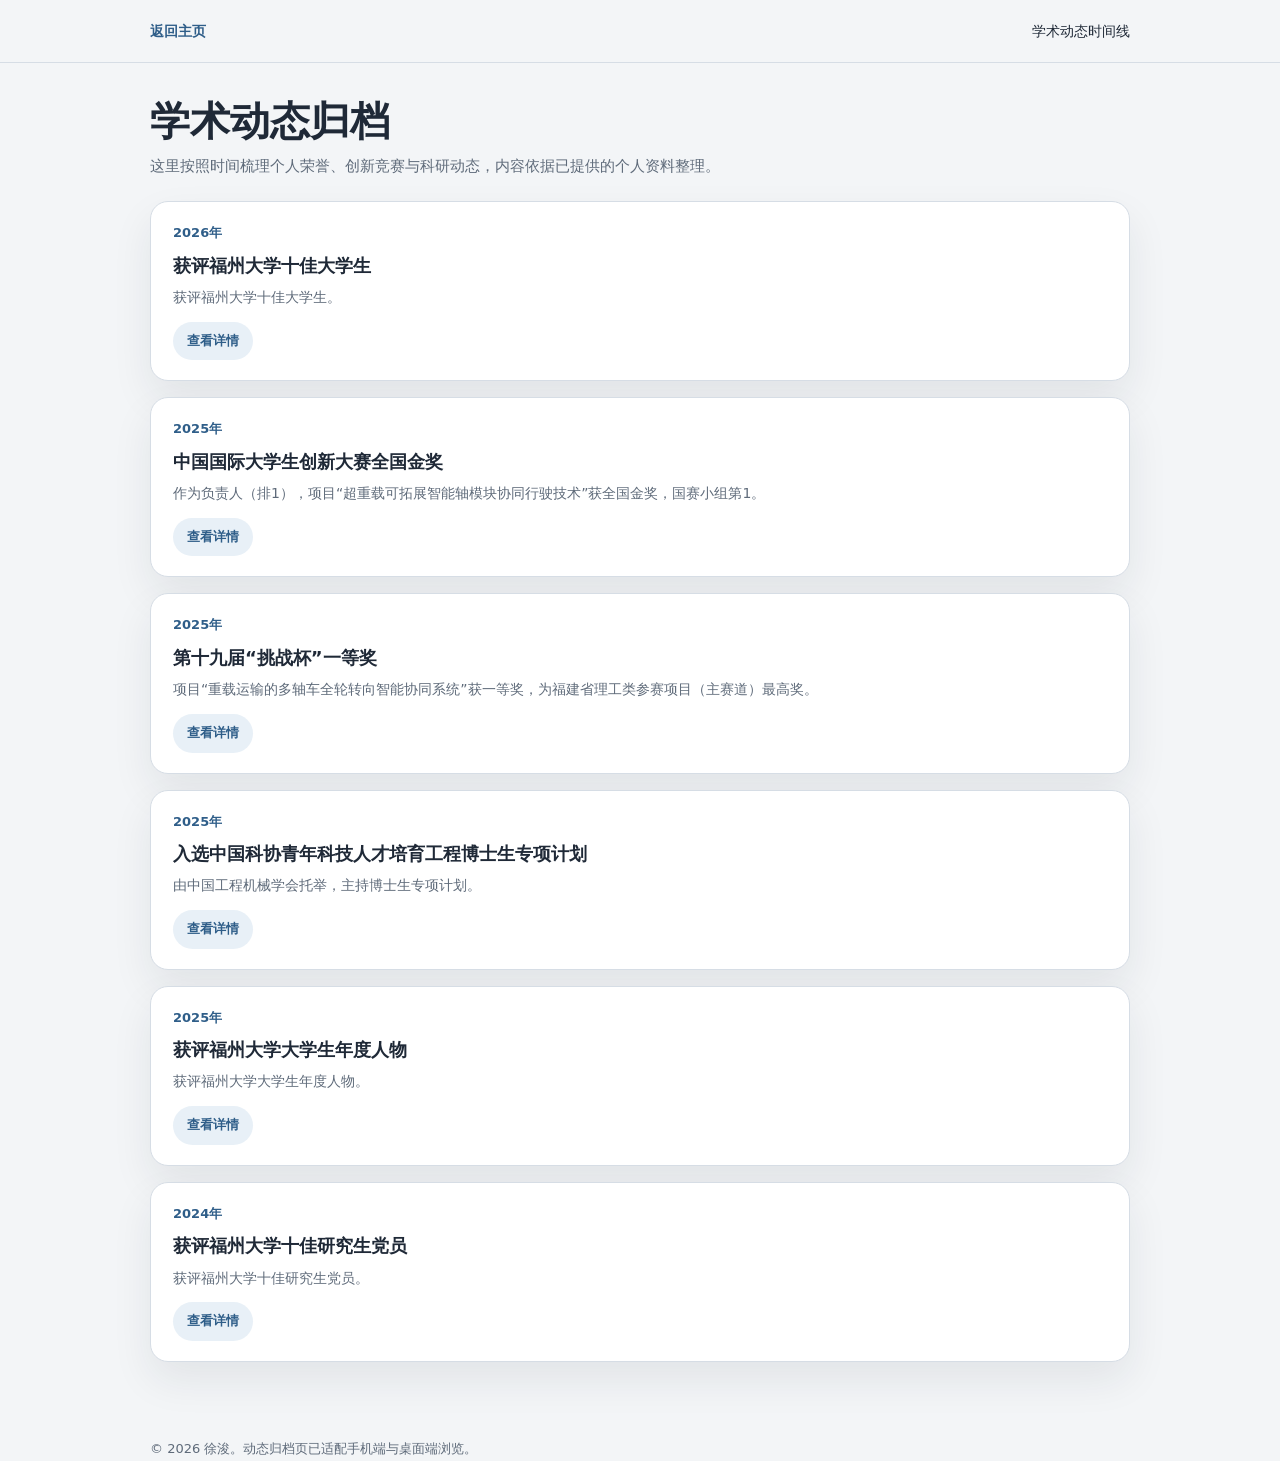
<file: html/news.html>
﻿<!DOCTYPE html>
<html lang="zh-CN">
<head>
    <meta charset="UTF-8">
    <meta name="viewport" content="width=device-width, initial-scale=1.0">
    <title>学术动态归档 | 徐浚</title>
    <meta name="description" content="徐浚个人学术主页动态归档。">
    <link rel="icon" href="../favicon.svg" type="image/svg+xml">
    <style>
        :root {
            --bg: #f3f5f7;
            --surface: #ffffff;
            --line: #d6dde5;
            --ink: #1f2937;
            --muted: #5f6b7a;
            --accent: #2f5e89;
            --accent-soft: #e8f0f7;
            --shadow: 0 18px 40px rgba(21, 37, 53, 0.08);
        }

        * { box-sizing: border-box; }

        body {
            margin: 0;
            background: var(--bg);
            color: var(--ink);
            font-family: "Noto Sans SC", "PingFang SC", "Microsoft YaHei", system-ui, sans-serif;
            line-height: 1.75;
        }

        a {
            color: inherit;
            text-decoration: none;
        }

        .topbar {
            border-bottom: 1px solid var(--line);
            background: rgba(243, 245, 247, 0.94);
            backdrop-filter: blur(12px);
        }

        .topbar-inner,
        .container,
        .footer {
            width: min(980px, calc(100% - 40px));
            margin: 0 auto;
        }

        .topbar-inner {
            min-height: 62px;
            display: flex;
            align-items: center;
            justify-content: space-between;
            gap: 16px;
            font-size: 14px;
        }

        .topbar-link {
            color: var(--accent);
            font-weight: 700;
        }

        .page {
            padding: 34px 0 48px;
        }

        .page-head {
            margin-bottom: 22px;
        }

        .page-title {
            margin: 0 0 8px;
            font-size: clamp(28px, 4vw, 40px);
            line-height: 1.2;
        }

        .page-desc {
            margin: 0;
            color: var(--muted);
            font-size: 15px;
        }

        .timeline {
            display: grid;
            gap: 16px;
        }

        .entry {
            padding: 20px 22px;
            border-radius: 18px;
            background: var(--surface);
            border: 1px solid var(--line);
            box-shadow: var(--shadow);
        }

        .entry-date {
            margin-bottom: 8px;
            color: var(--accent);
            font-size: 13px;
            font-weight: 700;
        }

        .entry-title {
            margin: 0 0 6px;
            font-size: 18px;
            line-height: 1.45;
        }

        .entry-text {
            margin: 0;
            color: var(--muted);
            font-size: 14px;
        }

        .entry-actions {
            display: flex;
            flex-wrap: wrap;
            gap: 8px;
            margin-top: 12px;
        }

        .entry-link {
            display: inline-flex;
            align-items: center;
            padding: 8px 14px;
            border-radius: 999px;
            background: var(--accent-soft);
            color: var(--accent);
            font-size: 13px;
            font-weight: 700;
        }

        .entry-link-primary {
            background: var(--accent);
            color: #ffffff;
        }

        .footer {
            margin-top: 28px;
            color: var(--muted);
            font-size: 13px;
        }

        @media (max-width: 640px) {
            .topbar-inner,
            .container,
            .footer {
                width: calc(100% - 28px);
            }

            .topbar-inner {
                min-height: 56px;
                flex-wrap: wrap;
                padding: 10px 0;
            }

            .entry {
                padding: 18px 16px;
            }
        }
    </style>
</head>
<body>
    <header class="topbar">
        <div class="topbar-inner">
            <a class="topbar-link" href="../index.html">返回主页</a>
            <div>学术动态时间线</div>
        </div>
    </header>

    <main class="page">
        <div class="container">
            <div class="page-head">
                <h1 class="page-title">学术动态归档</h1>
                <p class="page-desc">
                    这里按照时间梳理个人荣誉、创新竞赛与科研动态，内容依据已提供的个人资料整理。
                </p>
            </div>

            <div class="timeline">
                <article class="entry">
                    <div class="entry-date">2026年</div>
                    <h2 class="entry-title">获评福州大学十佳大学生</h2>
                    <p class="entry-text">获评福州大学十佳大学生。</p>
                    <div class="entry-actions"><a class="entry-link" href="news_sub/top_student_2026.html">查看详情</a></div>
                </article>

                <article class="entry">
                    <div class="entry-date">2025年</div>
                    <h2 class="entry-title">中国国际大学生创新大赛全国金奖</h2>
                    <p class="entry-text">作为负责人（排1），项目“超重载可拓展智能轴模块协同行驶技术”获全国金奖，国赛小组第1。</p>
                    <div class="entry-actions"><a class="entry-link" href="news_sub/innovation_gold_2025.html">查看详情</a></div>
                </article>

                <article class="entry">
                    <div class="entry-date">2025年</div>
                    <h2 class="entry-title">第十九届“挑战杯”一等奖</h2>
                    <p class="entry-text">项目“重载运输的多轴车全轮转向智能协同系统”获一等奖，为福建省理工类参赛项目（主赛道）最高奖。</p>
                    <div class="entry-actions"><a class="entry-link" href="news_sub/challenge_cup_2025.html">查看详情</a></div>
                </article>

                <article class="entry">
                    <div class="entry-date">2025年</div>
                    <h2 class="entry-title">入选中国科协青年科技人才培育工程博士生专项计划</h2>
                    <p class="entry-text">由中国工程机械学会托举，主持博士生专项计划。</p>
                    <div class="entry-actions"><a class="entry-link" href="news_sub/young_talent_2025.html">查看详情</a></div>
                </article>

                <article class="entry">
                    <div class="entry-date">2025年</div>
                    <h2 class="entry-title">获评福州大学大学生年度人物</h2>
                    <p class="entry-text">获评福州大学大学生年度人物。</p>
                    <div class="entry-actions"><a class="entry-link" href="news_sub/annual_student_2025.html">查看详情</a></div>
                </article>

                <article class="entry">
                    <div class="entry-date">2024年</div>
                    <h2 class="entry-title">获评福州大学十佳研究生党员</h2>
                    <p class="entry-text">获评福州大学十佳研究生党员。</p>
                    <div class="entry-actions"><a class="entry-link" href="news_sub/graduate_party_member_2024.html">查看详情</a></div>
                </article>
            </div>
        </div>
    </main>

    <div class="footer">© 2026 徐浚。动态归档页已适配手机端与桌面端浏览。</div>
    <script src="../js/visit-tracker.js"></script>
</body>
</html>
</file>
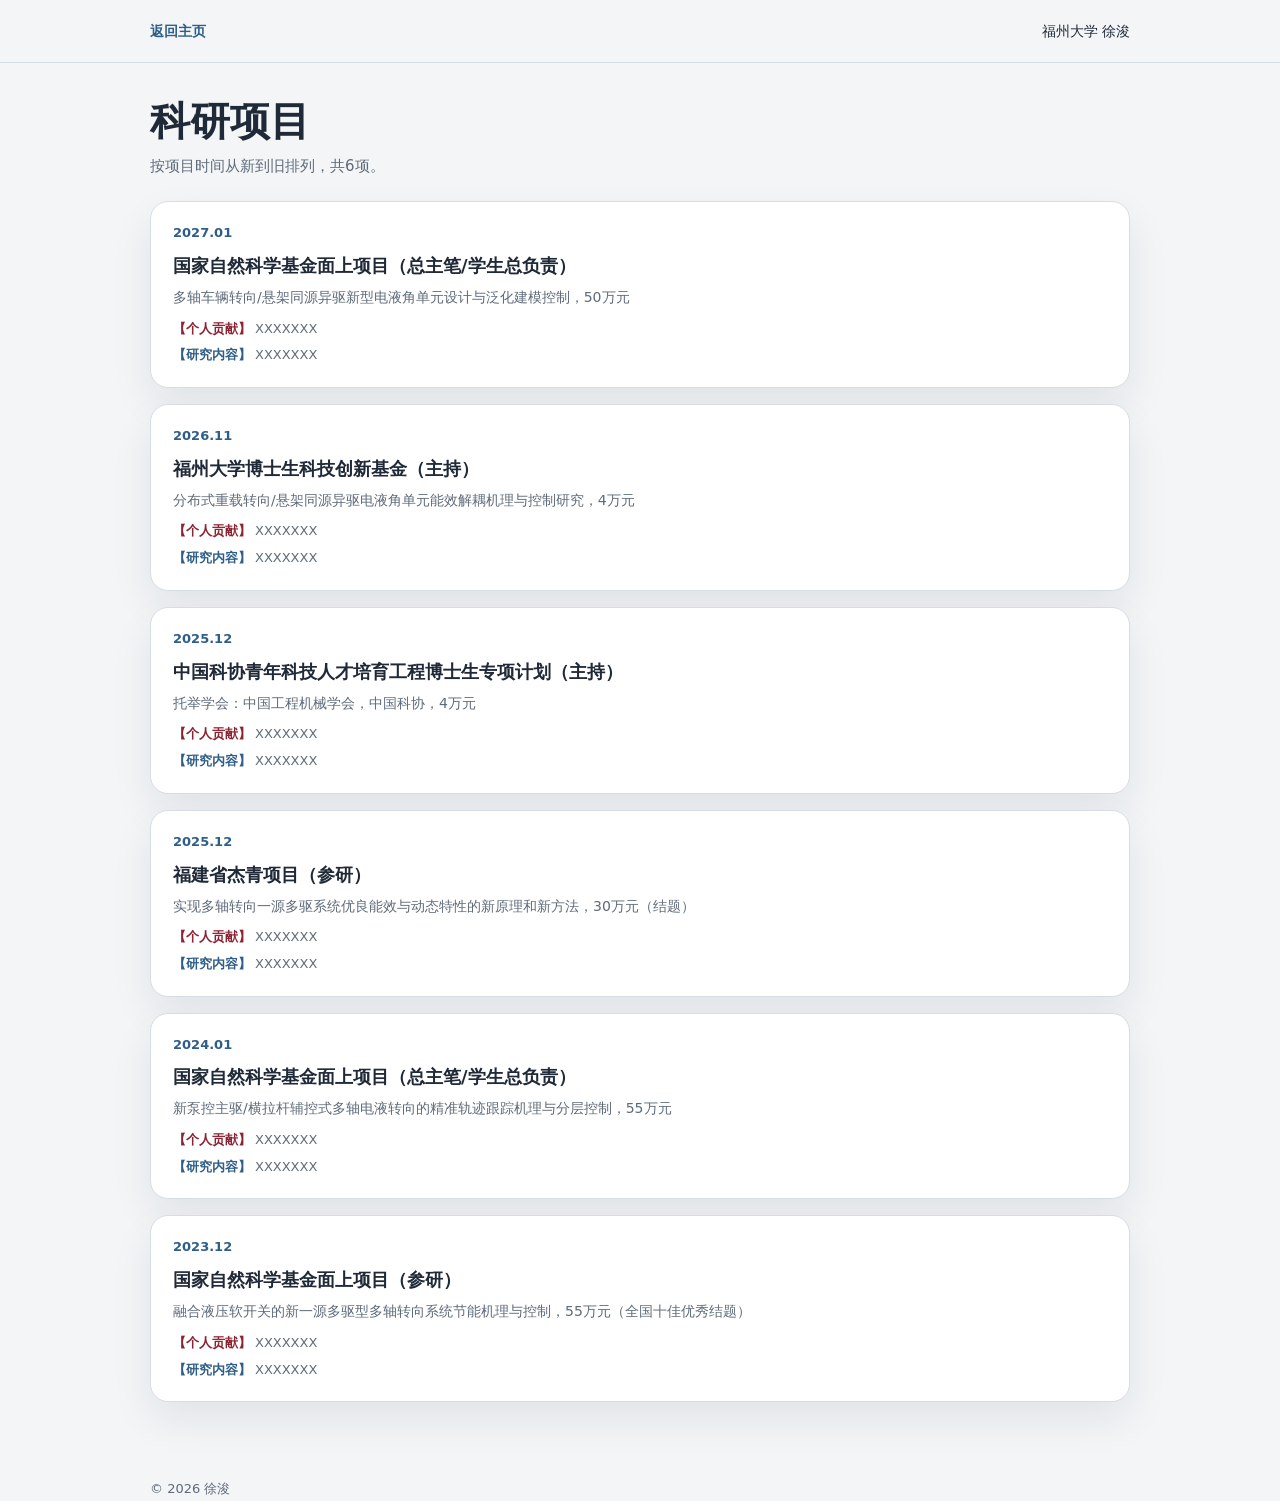
<file: html/projects.html>
<!DOCTYPE html>
<html lang="zh-CN">
<head>
    <meta charset="UTF-8">
    <meta name="viewport" content="width=device-width, initial-scale=1.0">
    <title>科研项目 | 福州大学 徐浚</title>
    <meta name="description" content="徐浚主持及参与的科研项目，按项目时间从新到旧排列。">
    <link rel="icon" href="../favicon.svg" type="image/svg+xml">
    <style>
        :root {
            --bg: #f3f5f7;
            --surface: #ffffff;
            --line: #d6dde5;
            --ink: #1f2937;
            --muted: #5f6b7a;
            --accent: #2f5e89;
            --accent-soft: #e8f0f7;
            --shadow: 0 18px 40px rgba(21, 37, 53, 0.08);
        }

        * { box-sizing: border-box; }

        body {
            margin: 0;
            background: var(--bg);
            color: var(--ink);
            font-family: "Noto Sans SC", "PingFang SC", "Microsoft YaHei", system-ui, sans-serif;
            line-height: 1.75;
        }

        a {
            color: inherit;
            text-decoration: none;
        }

        .topbar {
            border-bottom: 1px solid var(--line);
            background: rgba(243, 245, 247, 0.94);
            backdrop-filter: blur(12px);
        }

        .topbar-inner,
        .container,
        .footer {
            width: min(980px, calc(100% - 40px));
            margin: 0 auto;
        }

        .topbar-inner {
            min-height: 62px;
            display: flex;
            align-items: center;
            justify-content: space-between;
            gap: 16px;
            font-size: 14px;
        }

        .topbar-link {
            color: var(--accent);
            font-weight: 700;
        }

        .page {
            padding: 34px 0 48px;
        }

        .page-head {
            margin-bottom: 22px;
        }

        .page-title {
            margin: 0 0 8px;
            font-size: clamp(28px, 4vw, 40px);
            line-height: 1.2;
        }

        .page-desc {
            margin: 0;
            color: var(--muted);
            font-size: 15px;
        }

        .timeline {
            display: grid;
            gap: 16px;
        }

        .entry {
            padding: 20px 22px;
            border-radius: 18px;
            background: var(--surface);
            border: 1px solid var(--line);
            box-shadow: var(--shadow);
        }

        .entry-date {
            margin-bottom: 8px;
            color: var(--accent);
            font-size: 13px;
            font-weight: 700;
        }

        .entry-title {
            margin: 0 0 6px;
            font-size: 18px;
            line-height: 1.45;
        }

        .entry-text {
            margin: 0;
            color: var(--muted);
            font-size: 14px;
        }

        .entry-actions {
            display: flex;
            flex-wrap: wrap;
            gap: 8px;
            margin-top: 12px;
        }

        .entry-link {
            display: inline-flex;
            align-items: center;
            padding: 8px 14px;
            border-radius: 999px;
            background: var(--accent-soft);
            color: var(--accent);
            font-size: 13px;
            font-weight: 700;
        }

        .entry-link-primary {
            background: var(--accent);
            color: #ffffff;
        }

        .footer {
            margin-top: 28px;
            color: var(--muted);
            font-size: 13px;
        }

        @media (max-width: 640px) {
            .topbar-inner,
            .container,
            .footer {
                width: calc(100% - 28px);
            }

            .topbar-inner {
                min-height: 56px;
                flex-wrap: wrap;
                padding: 10px 0;
            }

            .entry {
                padding: 18px 16px;
            }
        }
        .project-notes {
            display: grid;
            gap: 4px;
            margin-top: 8px;
            color: var(--muted);
            font-size: 13px;
            font-weight: 400;
            line-height: 1.75;
            overflow-wrap: anywhere;
        }

        .project-note {
            margin: 0;
        }

        .project-note strong {
            margin-right: 4px;
            font-weight: 700;
        }

        .project-note-contribution {
            color: #8b2432;
        }

        .project-note-research {
            color: var(--accent);
        }

        .project-note span {
            color: var(--muted);
            font-weight: 400;
        }

    </style>
</head>
<body>
    <header class="topbar">
        <div class="topbar-inner">
            <a class="topbar-link" href="../index.html#research-projects">返回主页</a>
            <div>福州大学 徐浚</div>
        </div>
    </header>
    <main class="page">
        <div class="container">
            <div class="page-head">
                <h1 class="page-title">科研项目</h1>
                <p class="page-desc">按项目时间从新到旧排列，共6项。</p>
            </div>
            <div class="timeline">
                <article class="entry">
                    <div class="entry-date"><time datetime="2027-01">2027.01</time></div>
                    <h2 class="entry-title">国家自然科学基金面上项目（总主笔/学生总负责）</h2>
                    <p class="entry-text">多轴车辆转向/悬架同源异驱新型电液角单元设计与泛化建模控制，50万元</p>
                    <div class="project-notes">
                        <p class="project-note"><strong class="project-note-contribution">【个人贡献】</strong><span>XXXXXXX</span></p>
                        <p class="project-note"><strong class="project-note-research">【研究内容】</strong><span>XXXXXXX</span></p>
                    </div>
                </article>

                <article class="entry">
                    <div class="entry-date"><time datetime="2026-11">2026.11</time></div>
                    <h2 class="entry-title">福州大学博士生科技创新基金（主持）</h2>
                    <p class="entry-text">分布式重载转向/悬架同源异驱电液角单元能效解耦机理与控制研究，4万元</p>
                    <div class="project-notes">
                        <p class="project-note"><strong class="project-note-contribution">【个人贡献】</strong><span>XXXXXXX</span></p>
                        <p class="project-note"><strong class="project-note-research">【研究内容】</strong><span>XXXXXXX</span></p>
                    </div>
                </article>

                <article class="entry">
                    <div class="entry-date"><time datetime="2025-12">2025.12</time></div>
                    <h2 class="entry-title">中国科协青年科技人才培育工程博士生专项计划（主持）</h2>
                    <p class="entry-text">托举学会：中国工程机械学会，中国科协，4万元</p>
                    <div class="project-notes">
                        <p class="project-note"><strong class="project-note-contribution">【个人贡献】</strong><span>XXXXXXX</span></p>
                        <p class="project-note"><strong class="project-note-research">【研究内容】</strong><span>XXXXXXX</span></p>
                    </div>
                </article>

                <article class="entry">
                    <div class="entry-date"><time datetime="2025-12">2025.12</time></div>
                    <h2 class="entry-title">福建省杰青项目（参研）</h2>
                    <p class="entry-text">实现多轴转向一源多驱系统优良能效与动态特性的新原理和新方法，30万元（结题）</p>
                    <div class="project-notes">
                        <p class="project-note"><strong class="project-note-contribution">【个人贡献】</strong><span>XXXXXXX</span></p>
                        <p class="project-note"><strong class="project-note-research">【研究内容】</strong><span>XXXXXXX</span></p>
                    </div>
                </article>

                <article class="entry">
                    <div class="entry-date"><time datetime="2024-01">2024.01</time></div>
                    <h2 class="entry-title">国家自然科学基金面上项目（总主笔/学生总负责）</h2>
                    <p class="entry-text">新泵控主驱/横拉杆辅控式多轴电液转向的精准轨迹跟踪机理与分层控制，55万元</p>
                    <div class="project-notes">
                        <p class="project-note"><strong class="project-note-contribution">【个人贡献】</strong><span>XXXXXXX</span></p>
                        <p class="project-note"><strong class="project-note-research">【研究内容】</strong><span>XXXXXXX</span></p>
                    </div>
                </article>

                <article class="entry">
                    <div class="entry-date"><time datetime="2023-12">2023.12</time></div>
                    <h2 class="entry-title">国家自然科学基金面上项目（参研）</h2>
                    <p class="entry-text">融合液压软开关的新一源多驱型多轴转向系统节能机理与控制，55万元（全国十佳优秀结题）</p>
                    <div class="project-notes">
                        <p class="project-note"><strong class="project-note-contribution">【个人贡献】</strong><span>XXXXXXX</span></p>
                        <p class="project-note"><strong class="project-note-research">【研究内容】</strong><span>XXXXXXX</span></p>
                    </div>
                </article>
            </div>
        </div>
    </main>
    <footer class="footer">© 2026 徐浚</footer>
    <script src="../js/visit-tracker.js" defer></script>
</body>
</html>
</file>
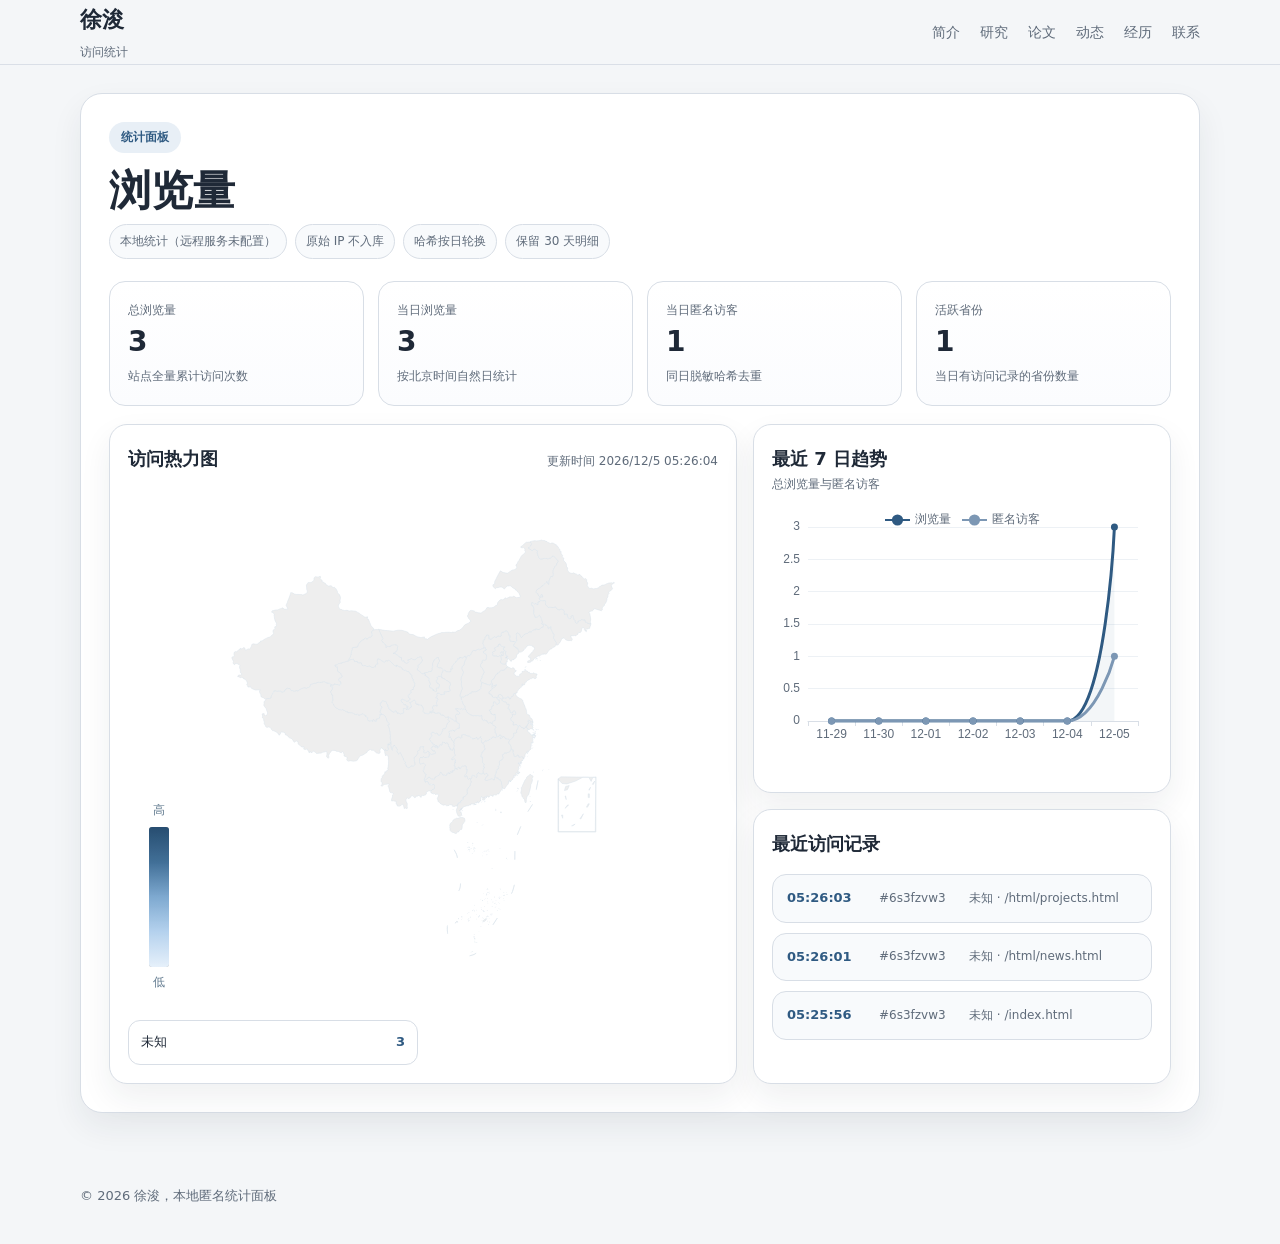
<file: html/stats.html>
<!DOCTYPE html>
<html lang="zh-CN">
<head>
  <meta charset="UTF-8">
  <meta name="viewport" content="width=device-width, initial-scale=1.0">
  <title>访问统计 | 徐浚</title>
  <meta name="description" content="徐浚个人学术主页的本地访问统计页面。">
  <link rel="icon" href="../favicon.svg" type="image/svg+xml">
  <style>
    :root {
      --bg: #f4f6f8;
      --surface: #ffffff;
      --surface-soft: #f8fafc;
      --ink: #1f2937;
      --muted: #5f6b7a;
      --line: #d8dee6;
      --accent: #2f5a82;
      --accent-soft: #e8eff6;
      --shadow: 0 14px 32px rgba(23, 38, 54, 0.07);
      --radius: 16px;
      --container: 1120px;
    }
    * { box-sizing: border-box; }
    html { scroll-behavior: smooth; }
    body {
      margin: 0;
      background: var(--bg);
      color: var(--ink);
      font-family: "Noto Sans SC", "PingFang SC", "Microsoft YaHei", system-ui, sans-serif;
      line-height: 1.75;
    }
    a { color: inherit; text-decoration: none; }
    .container { width: min(var(--container), calc(100% - 40px)); margin: 0 auto; }
    .site-header {
      position: sticky; top: 0; z-index: 20;
      background: rgba(244, 246, 248, 0.94);
      border-bottom: 1px solid rgba(216, 222, 230, 0.95);
      backdrop-filter: blur(10px);
    }
    .site-header-inner {
      min-height: 64px;
      display: flex; align-items: center; justify-content: space-between; gap: 16px;
      position: relative;
    }
    .brand { display: flex; flex-direction: column; gap: 2px; }
    .brand-title { font-size: 22px; font-weight: 700; }
    .brand-subtitle { font-size: 12px; color: var(--muted); }
    .nav { display: flex; align-items: center; gap: 20px; color: var(--muted); font-size: 14px; }
    .nav a { position: relative; padding: 6px 0; }
    .nav a::after {
      content: ""; position: absolute; left: 0; right: 0; bottom: 0; height: 2px;
      background: var(--accent); transform: scaleX(0); transform-origin: left center; transition: transform 0.2s ease;
    }
    .nav a:hover::after, .nav a:focus-visible::after { transform: scaleX(1); }
    .nav-toggle { display: none; width: 40px; height: 40px; padding: 0; border: 1px solid var(--line); border-radius: 10px; background: var(--surface); }
    .nav-toggle span, .nav-toggle span::before, .nav-toggle span::after {
      display: block; width: 18px; height: 2px; margin: 0 auto; background: var(--accent); border-radius: 999px; content: "";
    }
    .nav-toggle span::before { transform: translateY(-6px); }
    .nav-toggle span::after { transform: translateY(4px); }
    main { padding: 28px 0 48px; }
    .hero {
      background: var(--surface);
      border: 1px solid var(--line);
      border-radius: 22px;
      box-shadow: var(--shadow);
      padding: 28px;
    }
    .eyebrow {
      display: inline-flex; align-items: center;
      padding: 5px 12px; border-radius: 999px;
      background: var(--accent-soft); color: var(--accent); font-size: 12px; font-weight: 700;
      margin-bottom: 14px;
    }
    h1 { margin: 0 0 10px; font-size: 42px; line-height: 1.12; }
    .summary { max-width: 760px; margin: 0 0 18px; color: var(--muted); font-size: 15px; }
    .status-row { display: flex; flex-wrap: wrap; gap: 8px; margin-bottom: 22px; }
    .status-pill {
      padding: 6px 10px; border-radius: 999px; background: var(--surface-soft); border: 1px solid var(--line);
      color: var(--muted); font-size: 12px;
    }
    .stats-grid {
      display: grid;
      grid-template-columns: repeat(4, minmax(0, 1fr));
      gap: 14px;
      margin-bottom: 18px;
    }
    .metric {
      background: linear-gradient(180deg, #fff, #fbfcfe);
      border: 1px solid var(--line);
      border-radius: 16px;
      padding: 18px;
      min-height: 104px;
    }
    .metric-label { font-size: 12px; color: var(--muted); margin-bottom: 6px; }
    .metric-value { font-size: 28px; font-weight: 700; color: var(--ink); line-height: 1.1; }
    .metric-note { font-size: 12px; color: var(--muted); margin-top: 8px; }
    .panel-grid {
      display: grid;
      grid-template-columns: 1.5fr 1fr;
      gap: 16px;
      margin-top: 18px;
    }
    .panel {
      background: var(--surface);
      border: 1px solid var(--line);
      border-radius: 18px;
      box-shadow: var(--shadow);
      padding: 18px;
    }
    .panel-head { display: flex; align-items: baseline; justify-content: space-between; gap: 12px; margin-bottom: 14px; }
    .panel-title { margin: 0; font-size: 18px; }
    .panel-subtitle { color: var(--muted); font-size: 12px; }
    .map-wrap { position: relative; min-height: 520px; }
    #chinaMap { width: 100%; height: 520px; }
    .side-grid { display: grid; gap: 16px; }
    #trendChart { width: 100%; height: 240px; }
    .log-list { display: grid; gap: 10px; }
    .log-row {
      display: grid;
      grid-template-columns: 82px 80px 1fr;
      gap: 10px;
      align-items: center;
      padding: 12px 14px;
      border: 1px solid var(--line);
      border-radius: 14px;
      background: var(--surface-soft);
    }
    .log-time { color: var(--accent); font-weight: 700; font-size: 13px; }
    .log-meta { color: var(--muted); font-size: 12px; line-height: 1.45; word-break: break-word; }
    .section-note {
      margin-top: 10px;
      color: var(--muted);
      font-size: 12px;
    }
    .province-list {
      display: grid;
      grid-template-columns: repeat(2, minmax(0, 1fr));
      gap: 10px;
      margin-top: 12px;
    }
    .province-chip {
      display: flex; align-items: center; justify-content: space-between; gap: 10px;
      padding: 10px 12px; border-radius: 12px; border: 1px solid var(--line); background: #fff;
      font-size: 13px;
    }
    .province-chip span:last-child { color: var(--accent); font-weight: 700; }
    .site-footer { padding: 24px 0 36px; color: var(--muted); font-size: 13px; }

    @media (max-width: 1024px) {
      .stats-grid, .panel-grid { grid-template-columns: 1fr; }
      .map-wrap, #chinaMap { min-height: 420px; height: 420px; }
    }

    @media (max-width: 768px) {
      .container { width: min(var(--container), calc(100% - 28px)); }
      .site-header-inner { min-height: 58px; }
      .nav-toggle { display: inline-grid; place-items: center; }
      .nav {
        position: absolute; top: calc(100% + 1px); left: 0; right: 0;
        display: grid; gap: 0; padding: 8px 14px 14px;
        background: rgba(244, 246, 248, 0.98); border-bottom: 1px solid var(--line);
        transform: translateY(-10px); opacity: 0; pointer-events: none;
      }
      .nav.open { transform: translateY(0); opacity: 1; pointer-events: auto; }
      .nav a { padding: 10px 0; }
      h1 { font-size: 32px; }
      .hero { padding: 20px; }
      .metric-value { font-size: 24px; }
      .log-row { grid-template-columns: 70px 72px 1fr; }
      .province-list { grid-template-columns: 1fr; }
    }
  </style>
</head>
<body>
  <header class="site-header">
    <div class="container site-header-inner">
      <div class="brand">
        <div class="brand-title">徐浚</div>
        <div class="brand-subtitle">访问统计</div>
      </div>
      <button class="nav-toggle" id="navToggle" aria-label="切换导航"><span></span></button>
      <nav class="nav" id="siteNav">
        <a href="../index.html#overview">简介</a>
        <a href="../index.html#research">研究</a>
        <a href="../index.html#publications">论文</a>
        <a href="../index.html#news">动态</a>
        <a href="../index.html#profile">经历</a>
        <a href="../index.html#contact">联系</a>
      </nav>
    </div>
  </header>

  <main>
    <div class="container">
      <section class="hero">
        <span class="eyebrow">统计面板</span>
        <h1>浏览量</h1>
        <div class="status-row">
          <span class="status-pill" id="dataStatus">等待接口数据</span>
          <span class="status-pill">原始 IP 不入库</span>
          <span class="status-pill">哈希按日轮换</span>
          <span class="status-pill">保留 30 天明细</span>
        </div>

        <div class="stats-grid">
          <article class="metric">
            <div class="metric-label">总浏览量</div>
            <div class="metric-value" id="totalVisits">0</div>
            <div class="metric-note">站点全量累计访问次数</div>
          </article>
          <article class="metric">
            <div class="metric-label">当日浏览量</div>
            <div class="metric-value" id="todayVisits">0</div>
            <div class="metric-note">按北京时间自然日统计</div>
          </article>
          <article class="metric">
            <div class="metric-label">当日匿名访客</div>
            <div class="metric-value" id="todayUnique">0</div>
            <div class="metric-note">同日脱敏哈希去重</div>
          </article>
          <article class="metric">
            <div class="metric-label">活跃省份</div>
            <div class="metric-value" id="activeProvinces">0</div>
            <div class="metric-note">当日有访问记录的省份数量</div>
          </article>
        </div>

        <div class="panel-grid">
          <section class="panel">
            <div class="panel-head">
              <div>
                <h2 class="panel-title">访问热力图</h2>
              </div>
              <div class="panel-subtitle" id="mapUpdated">--</div>
            </div>
            <div class="map-wrap">
              <div id="chinaMap"></div>
            </div>
            <div class="province-list" id="provinceList"></div>
          </section>

          <div class="side-grid">
            <section class="panel">
              <div class="panel-head">
                <div>
                  <h2 class="panel-title">最近 7 日趋势</h2>
                  <div class="panel-subtitle">总浏览量与匿名访客</div>
                </div>
              </div>
              <div id="trendChart"></div>
            </section>

            <section class="panel">
              <div class="panel-head">
                <div>
                  <h2 class="panel-title">最近访问记录</h2>
                </div>
              </div>
              <div class="log-list" id="logList"></div>
            </section>
          </div>
        </div>
      </section>
    </div>
  </main>

  <footer class="site-footer">
    <div class="container">© 2026 徐浚，本地匿名统计面板</div>
  </footer>

  <script src="../js/vendor/echarts.min.js"></script>
  <script src="../js/visit-tracker.js"></script>
  <script>
    const el = (id) => document.getElementById(id);
    const totalVisits = el("totalVisits");
    const todayVisits = el("todayVisits");
    const todayUnique = el("todayUnique");
    const activeProvinces = el("activeProvinces");
    const dataStatus = el("dataStatus");
    const mapUpdated = el("mapUpdated");
    const provinceList = el("provinceList");
    const logList = el("logList");
    const chart = echarts.init(document.getElementById("chinaMap"));
    const trendChart = echarts.init(document.getElementById("trendChart"));
    const PROVINCE_NAME_MAP = {
      "北京": "北京市",
      "上海": "上海市",
      "天津": "天津市",
      "重庆": "重庆市",
      "河北": "河北省",
      "山西": "山西省",
      "辽宁": "辽宁省",
      "吉林": "吉林省",
      "黑龙江": "黑龙江省",
      "江苏": "江苏省",
      "浙江": "浙江省",
      "安徽": "安徽省",
      "福建": "福建省",
      "江西": "江西省",
      "山东": "山东省",
      "河南": "河南省",
      "湖北": "湖北省",
      "湖南": "湖南省",
      "广东": "广东省",
      "海南": "海南省",
      "四川": "四川省",
      "贵州": "贵州省",
      "云南": "云南省",
      "陕西": "陕西省",
      "甘肃": "甘肃省",
      "青海": "青海省",
      "台湾": "台湾省",
      "内蒙古": "内蒙古自治区",
      "广西": "广西壮族自治区",
      "西藏": "西藏自治区",
      "宁夏": "宁夏回族自治区",
      "新疆": "新疆维吾尔自治区",
      "香港": "香港特别行政区",
      "澳门": "澳门特别行政区"
    };
    const emptyData = {
      generatedAt: Date.now(),
      total: 0,
      todayTotal: 0,
      todayUnique: 0,
      activeProvinces: 0,
      provinces: [],
      trend: [],
      recent: []
    };
    let mapLoaded = false;
    // TODO: Configure personal Cloudflare analytics
    const DEFAULT_ANALYTICS_BASE = "";
    const configuredBase = typeof window !== "undefined" && typeof window.__ANALYTICS_BASE__ === "string"
      ? window.__ANALYTICS_BASE__.trim()
      : "";
    const analyticsBase = (configuredBase || DEFAULT_ANALYTICS_BASE).replace(/\/+$/, "");
    const analyticsEndpoint = analyticsBase ? `${analyticsBase}/api/analytics?days=14` : "";
    const OFFLINE_KEY = "xujun_analytics_offline_v1";

    document.getElementById("navToggle").addEventListener("click", () => {
      document.getElementById("siteNav").classList.toggle("open");
    });

    function shanghaiDayKey(ts) {
      return new Date(ts).toLocaleDateString("en-CA", { timeZone: "Asia/Shanghai" });
    }

    function readOfflineData() {
      try {
        const raw = localStorage.getItem(OFFLINE_KEY);
        if (!raw) return { ...emptyData, generatedAt: Date.now() };
        const payload = JSON.parse(raw);
        const today = shanghaiDayKey(Date.now());
        const days = payload.days || {};
        const provincesObj = payload.provinces || {};
        const recentRows = Array.isArray(payload.recent) ? payload.recent : [];

        const trend = Object.keys(days)
          .sort()
          .slice(-14)
          .map((day) => ({
            day,
            total: Number(days[day]?.total || 0),
            unique: Number(days[day]?.unique || 0)
          }));

        const provinces = Object.keys(provincesObj).map((name) => ({
          name,
          value: Number(provincesObj[name] || 0)
        })).sort((a, b) => b.value - a.value);

        const recent = recentRows.slice(0, 12).map((row) => ({
          time: new Date(row.ts || Date.now()).toLocaleTimeString("zh-CN", { hour12: false }),
          hash: String(row.hash || "").slice(0, 8),
          province: row.province || "未知",
          path: row.path || "/"
        }));

        return {
          generatedAt: Date.now(),
          today,
          total: Number(payload.total || 0),
          todayTotal: Number(days[today]?.total || 0),
          todayUnique: Number(days[today]?.unique || 0),
          activeProvinces: provinces.length,
          provinces,
          trend,
          recent
        };
      } catch {
        return { ...emptyData, generatedAt: Date.now() };
      }
    }

    async function tryRegisterMap(url) {
      const response = await fetch(url, { cache: "force-cache" });
      if (!response.ok) {
        throw new Error(`map source unavailable: ${url}`);
      }
      const geojson = await response.json();
      echarts.registerMap("china", geojson);
      return true;
    }

    async function loadMapData() {
      if (mapLoaded) return;
      const sources = [
        "../file/china.json",
        "https://geo.datav.aliyun.com/areas_v3/bound/100000_full.json"
      ];
      let lastError = null;
      for (const source of sources) {
        try {
          await tryRegisterMap(source);
          mapLoaded = true;
          return;
        } catch (error) {
          lastError = error;
        }
      }
      throw lastError || new Error("china map source unavailable");
    }

    function renderMetrics(data, sourceLabel) {
      totalVisits.textContent = data.total.toLocaleString("zh-CN");
      todayVisits.textContent = data.todayTotal.toLocaleString("zh-CN");
      todayUnique.textContent = data.todayUnique.toLocaleString("zh-CN");
      activeProvinces.textContent = data.activeProvinces.toLocaleString("zh-CN");
      dataStatus.textContent = sourceLabel;
      mapUpdated.textContent = `更新时间 ${new Date(data.generatedAt).toLocaleString("zh-CN", { hour12: false })}`;
    }

    function renderProvinceList(data) {
      provinceList.innerHTML = "";
      const rows = [...data.provinces].sort((a, b) => b.value - a.value).slice(0, 8);
      rows.forEach((row) => {
        const item = document.createElement("div");
        item.className = "province-chip";
        item.innerHTML = `<span>${row.name}</span><span>${row.value}</span>`;
        provinceList.appendChild(item);
      });
    }

    function renderLogs(data) {
      logList.innerHTML = "";
      data.recent.forEach((row) => {
        const item = document.createElement("div");
        item.className = "log-row";
        item.innerHTML = `
          <div class="log-time">${row.time}</div>
          <div class="log-meta">#${row.hash}</div>
          <div class="log-meta">${row.province} · ${row.path}</div>
        `;
        logList.appendChild(item);
      });
    }

    async function renderMap(data) {
      try {
        await loadMapData();
        const provinceValues = data.provinces.map((item) => ({
          name: PROVINCE_NAME_MAP[item.name] || item.name,
          value: item.value
        })).filter((item) => item.name && item.name !== "未知");
        chart.setOption({
          backgroundColor: "#ffffff",
          tooltip: { trigger: "item" },
          visualMap: {
            min: 0,
            max: Math.max(10, ...provinceValues.map((item) => item.value)),
            left: 16,
            bottom: 14,
            text: ["高", "低"],
            inRange: { color: ["#e6f0fa", "#b5d2ee", "#7ea9d0", "#416f97", "#274d70"] },
            textStyle: { color: "#60798e" }
          },
          series: [{
            name: "匿名访问量",
            type: "map",
            map: "china",
            roam: false,
            emphasis: { label: { color: "#17314f" } },
            label: { show: false },
            itemStyle: { borderColor: "#d8e2eb" },
            data: provinceValues
          }]
        });
      } catch (error) {
        chart.clear();
        chart.setOption({
          title: {
            text: "热力图底图加载失败",
            left: "center",
            top: "middle",
            textStyle: { color: "#5f6b7a", fontSize: 14, fontWeight: "normal" }
          }
        });
      }
    }

    function renderTrend(data) {
      const rawTrend = Array.isArray(data.trend) ? data.trend : [];
      const trendMap = new Map(rawTrend.map((item) => [String(item.day || ""), item]));
      const fallbackTrend = [];
      for (let i = 6; i >= 0; i -= 1) {
        const ts = Date.now() - i * 24 * 60 * 60 * 1000;
        const dayKey = new Date(ts).toLocaleDateString("en-CA", { timeZone: "Asia/Shanghai" });
        const existing = trendMap.get(dayKey);
        fallbackTrend.push({
          day: dayKey.slice(5),
          total: Number(existing?.total || 0),
          unique: Number(existing?.unique || 0)
        });
      }

      trendChart.setOption({
        grid: { left: 36, right: 14, top: 18, bottom: 28 },
        tooltip: { trigger: "axis" },
        xAxis: {
          type: "category",
          data: fallbackTrend.map((item) => item.day),
          axisLine: { lineStyle: { color: "#d8dee6" } },
          axisLabel: { color: "#5f6b7a" }
        },
        yAxis: {
          type: "value",
          axisLine: { show: false },
          splitLine: { lineStyle: { color: "#edf1f5" } },
          axisLabel: { color: "#5f6b7a" }
        },
        legend: {
          top: 0,
          textStyle: { color: "#5f6b7a" },
          data: ["浏览量", "匿名访客"]
        },
        series: [
          {
            name: "浏览量",
            type: "line",
            smooth: true,
            symbol: "circle",
            symbolSize: 7,
            lineStyle: { color: "#2f5a82", width: 3 },
            itemStyle: { color: "#2f5a82" },
            areaStyle: { color: "rgba(47, 90, 130, 0.08)" },
            data: fallbackTrend.map((item) => item.total)
          },
          {
            name: "匿名访客",
            type: "line",
            smooth: true,
            symbol: "circle",
            symbolSize: 7,
            lineStyle: { color: "#7c97b4", width: 3 },
            itemStyle: { color: "#7c97b4" },
            data: fallbackTrend.map((item) => item.unique)
          }
        ]
      });
    }

    async function loadAnalytics() {
      if (!analyticsEndpoint) {
        const offline = readOfflineData();
        renderMetrics(offline, "本地统计（远程服务未配置）");
        renderProvinceList(offline);
        renderLogs(offline);
        renderMap(offline);
        renderTrend(offline);
        return;
      }
      try {
        const controller = new AbortController();
        const timeoutId = setTimeout(() => controller.abort(), 3000);
        const response = await fetch(analyticsEndpoint, {
          cache: "no-store",
          signal: controller.signal
        });
        clearTimeout(timeoutId);
        if (!response.ok) throw new Error("analytics endpoint unavailable");
        const data = await response.json();
        renderMetrics(data, "实时数据");
        renderProvinceList(data);
        renderLogs(data);
        renderMap(data);
        renderTrend(data);
      } catch (error) {
        const offline = readOfflineData();
        const label = offline.total > 0 ? "本地离线统计（网络受限）" : "后端暂不可达";
        renderMetrics(offline, label);
        renderProvinceList(offline);
        renderLogs(offline);
        renderMap(offline);
        renderTrend(offline);
      }
    }

    loadAnalytics();
    const analyticsTimer = setInterval(() => {
      if (document.visibilityState === "visible") {
        loadAnalytics();
      }
    }, 60000);
    document.addEventListener("visibilitychange", () => {
      if (document.visibilityState === "visible") {
        loadAnalytics();
      }
    });
    window.addEventListener("beforeunload", () => clearInterval(analyticsTimer));
    window.addEventListener("resize", () => {
      chart.resize();
      trendChart.resize();
    });
  </script>
</body>
</html>
</file>
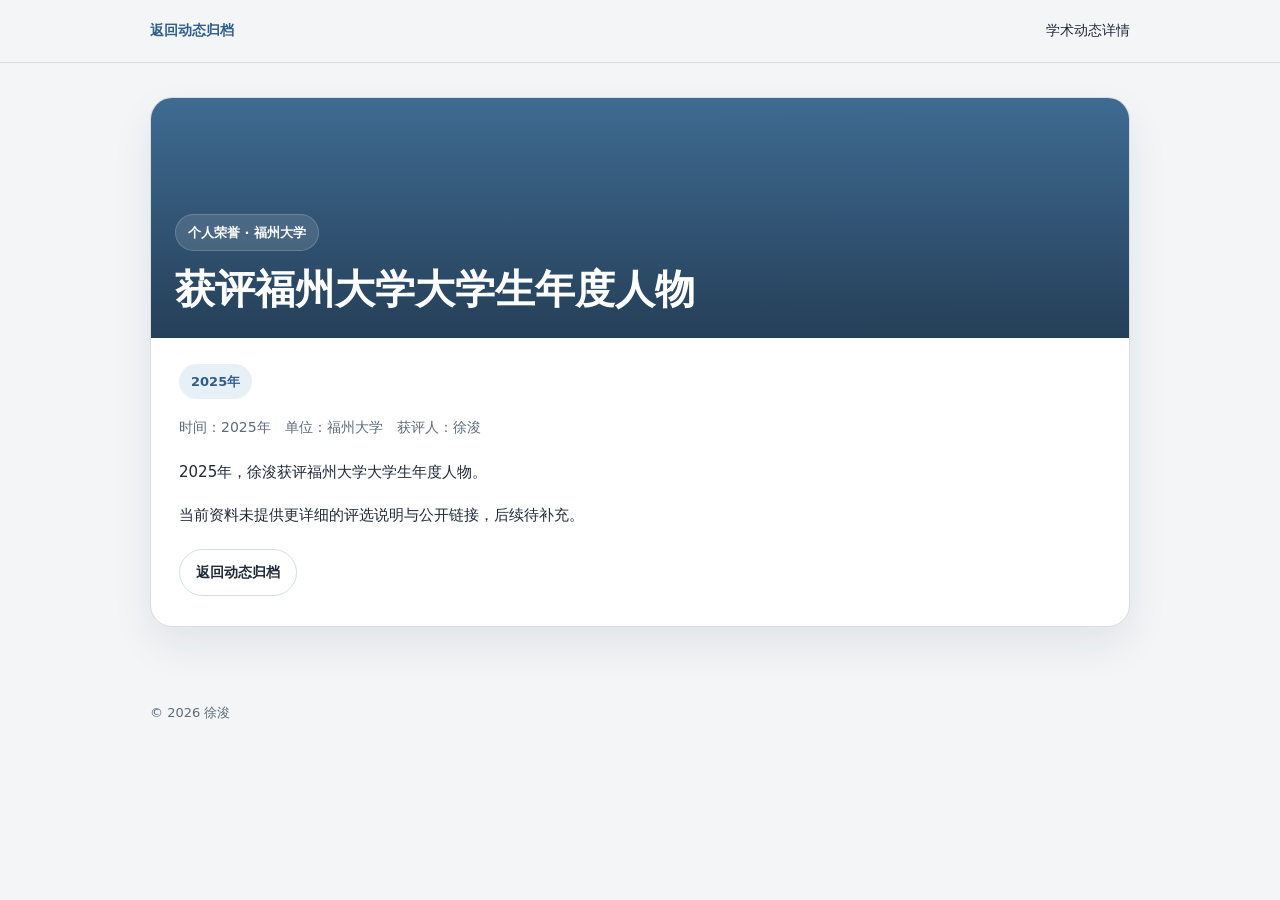
<file: html/news_sub/annual_student_2025.html>
﻿<!DOCTYPE html>
<html lang="zh-CN">
<head>
    <meta charset="UTF-8">
    <meta name="viewport" content="width=device-width, initial-scale=1.0">
    <title>福州大学大学生年度人物 | 徐浚</title>
    <link rel="icon" href="../../favicon.svg" type="image/svg+xml">
    <style>
        :root {
            --bg: #f3f5f7;
            --surface: #ffffff;
            --line: #d6dde5;
            --ink: #1f2937;
            --muted: #5f6b7a;
            --accent: #2f5e89;
            --accent-soft: #e8f0f7;
            --shadow: 0 18px 40px rgba(21, 37, 53, 0.08);
        }

        * { box-sizing: border-box; }
        body {
            margin: 0;
            background: var(--bg);
            color: var(--ink);
            font-family: "Noto Sans SC", "PingFang SC", "Microsoft YaHei", system-ui, sans-serif;
            line-height: 1.8;
        }

        a { color: inherit; text-decoration: none; }

        .topbar {
            border-bottom: 1px solid var(--line);
            background: rgba(243, 245, 247, 0.94);
            backdrop-filter: blur(12px);
        }

        .topbar-inner,
        .page,
        .footer {
            width: min(980px, calc(100% - 40px));
            margin: 0 auto;
        }

        .topbar-inner {
            min-height: 62px;
            display: flex;
            align-items: center;
            justify-content: space-between;
            gap: 16px;
            font-size: 14px;
        }

        .back-link { color: var(--accent); font-weight: 700; }

        .page { padding: 34px 0 48px; }

        .article {
            overflow: hidden;
            background: var(--surface);
            border: 1px solid var(--line);
            border-radius: 22px;
            box-shadow: var(--shadow);
        }

        .hero {
            min-height: 240px;
            display: grid;
            align-items: end;
            padding: 24px;
            background:
                linear-gradient(180deg, rgba(47, 94, 137, 0.92), rgba(25, 53, 79, 0.95)),
                radial-gradient(circle at top right, rgba(232, 239, 246, 0.18), transparent 42%);
            color: #ffffff;
        }

        .hero-kicker {
            display: inline-flex;
            align-items: center;
            padding: 6px 12px;
            border-radius: 999px;
            background: rgba(255, 255, 255, 0.12);
            border: 1px solid rgba(255, 255, 255, 0.18);
            font-size: 13px;
            font-weight: 700;
            margin-bottom: 14px;
        }

        .hero h1 {
            margin: 0;
            font-size: clamp(28px, 4vw, 40px);
            line-height: 1.22;
        }

        .content { padding: 26px 28px 30px; }

        .tag {
            display: inline-flex;
            align-items: center;
            padding: 6px 12px;
            border-radius: 999px;
            background: var(--accent-soft);
            color: var(--accent);
            font-size: 13px;
            font-weight: 700;
            margin-bottom: 16px;
        }

        .meta {
            display: flex;
            flex-wrap: wrap;
            gap: 10px 14px;
            margin-bottom: 18px;
            color: var(--muted);
            font-size: 14px;
        }

        p { margin: 0 0 16px; font-size: 15px; }
        .section-title { margin: 26px 0 10px; font-size: 18px; }
        .button-row { display: flex; flex-wrap: wrap; gap: 12px; margin-top: 20px; }

        .button {
            display: inline-flex;
            align-items: center;
            justify-content: center;
            min-height: 42px;
            padding: 10px 16px;
            border-radius: 999px;
            border: 1px solid var(--line);
            background: var(--surface);
            font-size: 14px;
            font-weight: 700;
        }

        .button-primary {
            background: var(--accent);
            border-color: var(--accent);
            color: #ffffff;
        }

        .button-primary:hover,
        .button-primary:focus-visible {
            background: #244a6c;
            border-color: #244a6c;
        }

        .footer {
            margin-top: 26px;
            color: var(--muted);
            font-size: 13px;
        }

        @media (max-width: 640px) {
            .topbar-inner,
            .page,
            .footer {
                width: calc(100% - 28px);
            }

            .hero {
                min-height: 190px;
                padding: 20px;
            }

            .content {
                padding: 20px 16px 24px;
            }
        }
    </style>
</head>
<body>
    <header class="topbar">
        <div class="topbar-inner">
            <a class="back-link" href="../../index.html#news">返回动态归档</a>
            <div>学术动态详情</div>
        </div>
    </header>

    <main class="page">
        <article class="article">
            <div class="hero">
                <div>
                    <div class="hero-kicker">个人荣誉 · 福州大学</div>
                    <h1>获评福州大学大学生年度人物</h1>
                </div>
            </div>

            <div class="content">
                <div class="tag">2025年</div>
                <div class="meta">
                    <span>时间：2025年</span>
                    <span>单位：福州大学</span>
                    <span>获评人：徐浚</span>
                </div>

                <p>
                    2025年，徐浚获评福州大学大学生年度人物。
                </p>
                <p>
                    当前资料未提供更详细的评选说明与公开链接，后续待补充。
                </p>

                <div class="button-row">
                    <a class="button" href="../news.html">返回动态归档</a>
                </div>
            </div>
        </article>
    </main>

    <div class="footer">© 2026 徐浚</div>
    <script src="../../js/visit-tracker.js"></script>
</body>
</html>
</file>
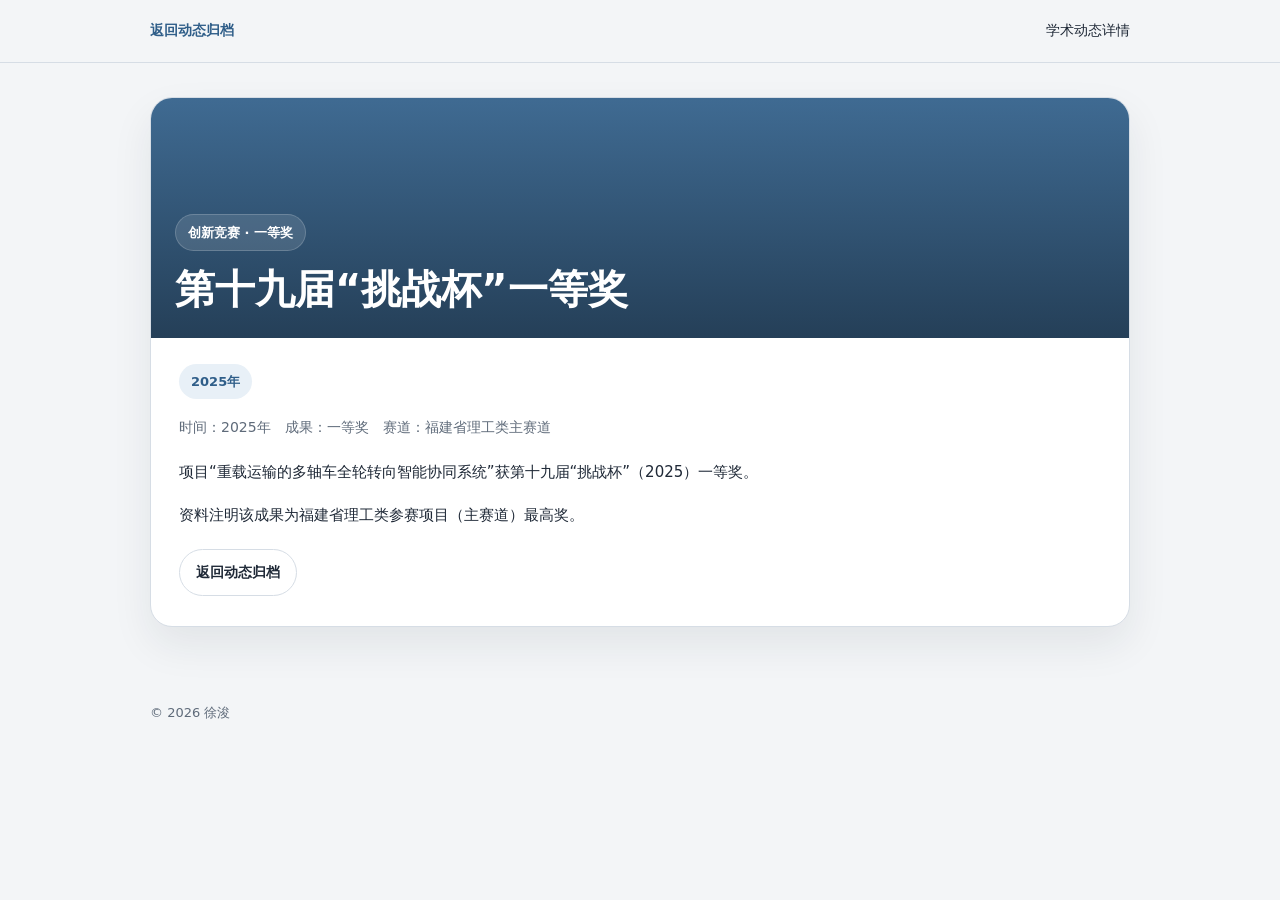
<file: html/news_sub/challenge_cup_2025.html>
﻿<!DOCTYPE html>
<html lang="zh-CN">
<head>
    <meta charset="UTF-8">
    <meta name="viewport" content="width=device-width, initial-scale=1.0">
    <title>第十九届挑战杯一等奖 | 徐浚</title>
    <link rel="icon" href="../../favicon.svg" type="image/svg+xml">
    <style>
        :root {
            --bg: #f3f5f7;
            --surface: #ffffff;
            --line: #d6dde5;
            --ink: #1f2937;
            --muted: #5f6b7a;
            --accent: #2f5e89;
            --accent-soft: #e8f0f7;
            --shadow: 0 18px 40px rgba(21, 37, 53, 0.08);
        }

        * { box-sizing: border-box; }
        body {
            margin: 0;
            background: var(--bg);
            color: var(--ink);
            font-family: "Noto Sans SC", "PingFang SC", "Microsoft YaHei", system-ui, sans-serif;
            line-height: 1.8;
        }

        a { color: inherit; text-decoration: none; }

        .topbar {
            border-bottom: 1px solid var(--line);
            background: rgba(243, 245, 247, 0.94);
            backdrop-filter: blur(12px);
        }

        .topbar-inner,
        .page,
        .footer {
            width: min(980px, calc(100% - 40px));
            margin: 0 auto;
        }

        .topbar-inner {
            min-height: 62px;
            display: flex;
            align-items: center;
            justify-content: space-between;
            gap: 16px;
            font-size: 14px;
        }

        .back-link { color: var(--accent); font-weight: 700; }

        .page { padding: 34px 0 48px; }

        .article {
            overflow: hidden;
            background: var(--surface);
            border: 1px solid var(--line);
            border-radius: 22px;
            box-shadow: var(--shadow);
        }

        .hero {
            min-height: 240px;
            display: grid;
            align-items: end;
            padding: 24px;
            background:
                linear-gradient(180deg, rgba(47, 94, 137, 0.92), rgba(25, 53, 79, 0.95)),
                radial-gradient(circle at top right, rgba(232, 239, 246, 0.18), transparent 42%);
            color: #ffffff;
        }

        .hero-kicker {
            display: inline-flex;
            align-items: center;
            padding: 6px 12px;
            border-radius: 999px;
            background: rgba(255, 255, 255, 0.12);
            border: 1px solid rgba(255, 255, 255, 0.18);
            font-size: 13px;
            font-weight: 700;
            margin-bottom: 14px;
        }

        .hero h1 {
            margin: 0;
            font-size: clamp(28px, 4vw, 40px);
            line-height: 1.22;
        }

        .content { padding: 26px 28px 30px; }

        .tag {
            display: inline-flex;
            align-items: center;
            padding: 6px 12px;
            border-radius: 999px;
            background: var(--accent-soft);
            color: var(--accent);
            font-size: 13px;
            font-weight: 700;
            margin-bottom: 16px;
        }

        .meta {
            display: flex;
            flex-wrap: wrap;
            gap: 10px 14px;
            margin-bottom: 18px;
            color: var(--muted);
            font-size: 14px;
        }

        p { margin: 0 0 16px; font-size: 15px; }
        .section-title { margin: 26px 0 10px; font-size: 18px; }
        .button-row { display: flex; flex-wrap: wrap; gap: 12px; margin-top: 20px; }

        .button {
            display: inline-flex;
            align-items: center;
            justify-content: center;
            min-height: 42px;
            padding: 10px 16px;
            border-radius: 999px;
            border: 1px solid var(--line);
            background: var(--surface);
            font-size: 14px;
            font-weight: 700;
        }

        .button-primary {
            background: var(--accent);
            border-color: var(--accent);
            color: #ffffff;
        }

        .button-primary:hover,
        .button-primary:focus-visible {
            background: #244a6c;
            border-color: #244a6c;
        }

        .footer {
            margin-top: 26px;
            color: var(--muted);
            font-size: 13px;
        }

        @media (max-width: 640px) {
            .topbar-inner,
            .page,
            .footer {
                width: calc(100% - 28px);
            }

            .hero {
                min-height: 190px;
                padding: 20px;
            }

            .content {
                padding: 20px 16px 24px;
            }
        }
    </style>
</head>
<body>
    <header class="topbar">
        <div class="topbar-inner">
            <a class="back-link" href="../../index.html#news">返回动态归档</a>
            <div>学术动态详情</div>
        </div>
    </header>

    <main class="page">
        <article class="article">
            <div class="hero">
                <div>
                    <div class="hero-kicker">创新竞赛 · 一等奖</div>
                    <h1>第十九届“挑战杯”一等奖</h1>
                </div>
            </div>

            <div class="content">
                <div class="tag">2025年</div>
                <div class="meta">
                    <span>时间：2025年</span>
                    <span>成果：一等奖</span>
                    <span>赛道：福建省理工类主赛道</span>
                </div>

                <p>
                    项目“重载运输的多轴车全轮转向智能协同系统”获第十九届“挑战杯”（2025）一等奖。
                </p>
                <p>
                    资料注明该成果为福建省理工类参赛项目（主赛道）最高奖。
                </p>

                <div class="button-row">
                    <a class="button" href="../news.html">返回动态归档</a>
                </div>
            </div>
        </article>
    </main>

    <div class="footer">© 2026 徐浚</div>
    <script src="../../js/visit-tracker.js"></script>
</body>
</html>
</file>
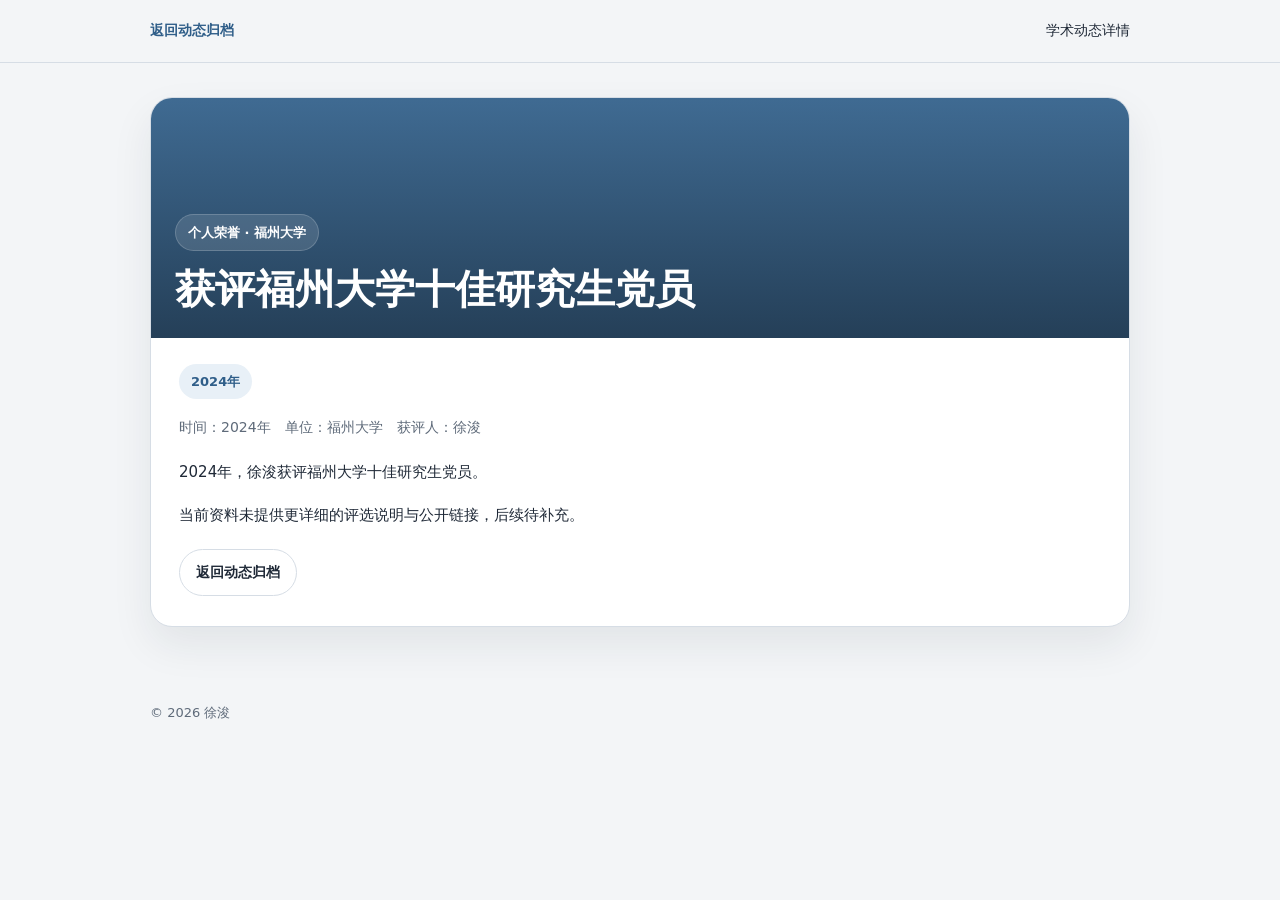
<file: html/news_sub/graduate_party_member_2024.html>
﻿<!DOCTYPE html>
<html lang="zh-CN">
<head>
    <meta charset="UTF-8">
    <meta name="viewport" content="width=device-width, initial-scale=1.0">
    <title>福州大学十佳研究生党员 | 徐浚</title>
    <link rel="icon" href="../../favicon.svg" type="image/svg+xml">
    <style>
        :root {
            --bg: #f3f5f7;
            --surface: #ffffff;
            --line: #d6dde5;
            --ink: #1f2937;
            --muted: #5f6b7a;
            --accent: #2f5e89;
            --accent-soft: #e8f0f7;
            --shadow: 0 18px 40px rgba(21, 37, 53, 0.08);
        }

        * { box-sizing: border-box; }
        body {
            margin: 0;
            background: var(--bg);
            color: var(--ink);
            font-family: "Noto Sans SC", "PingFang SC", "Microsoft YaHei", system-ui, sans-serif;
            line-height: 1.8;
        }

        a { color: inherit; text-decoration: none; }

        .topbar {
            border-bottom: 1px solid var(--line);
            background: rgba(243, 245, 247, 0.94);
            backdrop-filter: blur(12px);
        }

        .topbar-inner,
        .page,
        .footer {
            width: min(980px, calc(100% - 40px));
            margin: 0 auto;
        }

        .topbar-inner {
            min-height: 62px;
            display: flex;
            align-items: center;
            justify-content: space-between;
            gap: 16px;
            font-size: 14px;
        }

        .back-link { color: var(--accent); font-weight: 700; }

        .page { padding: 34px 0 48px; }

        .article {
            overflow: hidden;
            background: var(--surface);
            border: 1px solid var(--line);
            border-radius: 22px;
            box-shadow: var(--shadow);
        }

        .hero {
            min-height: 240px;
            display: grid;
            align-items: end;
            padding: 24px;
            background:
                linear-gradient(180deg, rgba(47, 94, 137, 0.92), rgba(25, 53, 79, 0.95)),
                radial-gradient(circle at top right, rgba(232, 239, 246, 0.18), transparent 42%);
            color: #ffffff;
        }

        .hero-kicker {
            display: inline-flex;
            align-items: center;
            padding: 6px 12px;
            border-radius: 999px;
            background: rgba(255, 255, 255, 0.12);
            border: 1px solid rgba(255, 255, 255, 0.18);
            font-size: 13px;
            font-weight: 700;
            margin-bottom: 14px;
        }

        .hero h1 {
            margin: 0;
            font-size: clamp(28px, 4vw, 40px);
            line-height: 1.22;
        }

        .content { padding: 26px 28px 30px; }

        .tag {
            display: inline-flex;
            align-items: center;
            padding: 6px 12px;
            border-radius: 999px;
            background: var(--accent-soft);
            color: var(--accent);
            font-size: 13px;
            font-weight: 700;
            margin-bottom: 16px;
        }

        .meta {
            display: flex;
            flex-wrap: wrap;
            gap: 10px 14px;
            margin-bottom: 18px;
            color: var(--muted);
            font-size: 14px;
        }

        p { margin: 0 0 16px; font-size: 15px; }
        .section-title { margin: 26px 0 10px; font-size: 18px; }
        .button-row { display: flex; flex-wrap: wrap; gap: 12px; margin-top: 20px; }

        .button {
            display: inline-flex;
            align-items: center;
            justify-content: center;
            min-height: 42px;
            padding: 10px 16px;
            border-radius: 999px;
            border: 1px solid var(--line);
            background: var(--surface);
            font-size: 14px;
            font-weight: 700;
        }

        .button-primary {
            background: var(--accent);
            border-color: var(--accent);
            color: #ffffff;
        }

        .button-primary:hover,
        .button-primary:focus-visible {
            background: #244a6c;
            border-color: #244a6c;
        }

        .footer {
            margin-top: 26px;
            color: var(--muted);
            font-size: 13px;
        }

        @media (max-width: 640px) {
            .topbar-inner,
            .page,
            .footer {
                width: calc(100% - 28px);
            }

            .hero {
                min-height: 190px;
                padding: 20px;
            }

            .content {
                padding: 20px 16px 24px;
            }
        }
    </style>
</head>
<body>
    <header class="topbar">
        <div class="topbar-inner">
            <a class="back-link" href="../../index.html#news">返回动态归档</a>
            <div>学术动态详情</div>
        </div>
    </header>

    <main class="page">
        <article class="article">
            <div class="hero">
                <div>
                    <div class="hero-kicker">个人荣誉 · 福州大学</div>
                    <h1>获评福州大学十佳研究生党员</h1>
                </div>
            </div>

            <div class="content">
                <div class="tag">2024年</div>
                <div class="meta">
                    <span>时间：2024年</span>
                    <span>单位：福州大学</span>
                    <span>获评人：徐浚</span>
                </div>

                <p>
                    2024年，徐浚获评福州大学十佳研究生党员。
                </p>
                <p>
                    当前资料未提供更详细的评选说明与公开链接，后续待补充。
                </p>

                <div class="button-row">
                    <a class="button" href="../news.html">返回动态归档</a>
                </div>
            </div>
        </article>
    </main>

    <div class="footer">© 2026 徐浚</div>
    <script src="../../js/visit-tracker.js"></script>
</body>
</html>
</file>
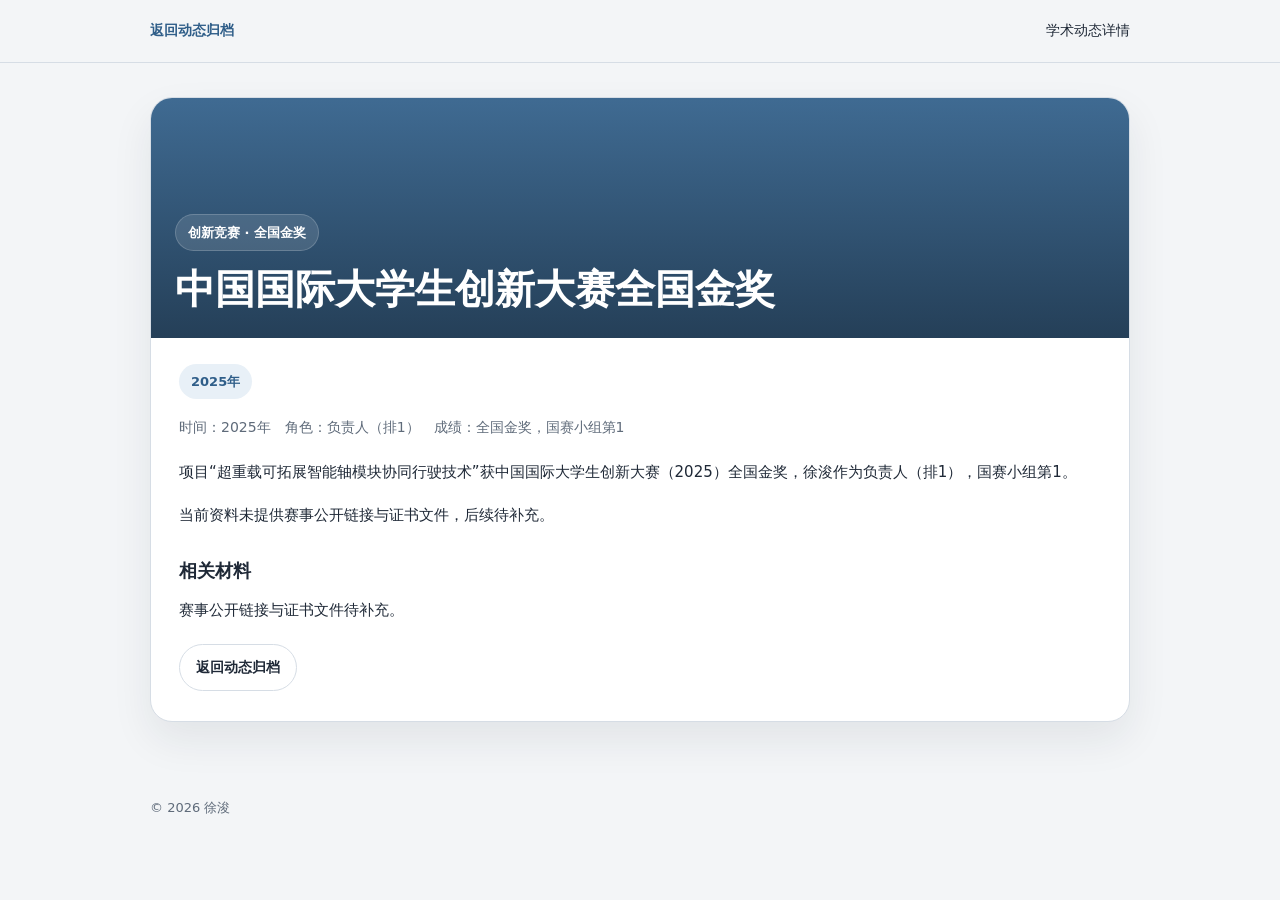
<file: html/news_sub/innovation_gold_2025.html>
﻿<!DOCTYPE html>
<html lang="zh-CN">
<head>
    <meta charset="UTF-8">
    <meta name="viewport" content="width=device-width, initial-scale=1.0">
    <title>中国国际大学生创新大赛全国金奖 | 徐浚</title>
    <link rel="icon" href="../../favicon.svg" type="image/svg+xml">
    <style>
        :root {
            --bg: #f3f5f7;
            --surface: #ffffff;
            --line: #d6dde5;
            --ink: #1f2937;
            --muted: #5f6b7a;
            --accent: #2f5e89;
            --accent-soft: #e8f0f7;
            --shadow: 0 18px 40px rgba(21, 37, 53, 0.08);
        }

        * { box-sizing: border-box; }

        body {
            margin: 0;
            background: var(--bg);
            color: var(--ink);
            font-family: "Noto Sans SC", "PingFang SC", "Microsoft YaHei", system-ui, sans-serif;
            line-height: 1.8;
        }

        a { color: inherit; text-decoration: none; }

        .topbar {
            border-bottom: 1px solid var(--line);
            background: rgba(243, 245, 247, 0.94);
            backdrop-filter: blur(12px);
        }

        .topbar-inner,
        .page,
        .footer {
            width: min(980px, calc(100% - 40px));
            margin: 0 auto;
        }

        .topbar-inner {
            min-height: 62px;
            display: flex;
            align-items: center;
            justify-content: space-between;
            gap: 16px;
            font-size: 14px;
        }

        .back-link { color: var(--accent); font-weight: 700; }

        .page { padding: 34px 0 48px; }

        .article {
            overflow: hidden;
            background: var(--surface);
            border: 1px solid var(--line);
            border-radius: 22px;
            box-shadow: var(--shadow);
        }

        .hero {
            min-height: 240px;
            display: grid;
            align-items: end;
            padding: 24px;
            background:
                linear-gradient(180deg, rgba(47, 94, 137, 0.92), rgba(25, 53, 79, 0.95)),
                radial-gradient(circle at top right, rgba(232, 239, 246, 0.18), transparent 42%);
            color: #ffffff;
        }

        .hero-kicker {
            display: inline-flex;
            align-items: center;
            padding: 6px 12px;
            border-radius: 999px;
            background: rgba(255, 255, 255, 0.12);
            border: 1px solid rgba(255, 255, 255, 0.18);
            font-size: 13px;
            font-weight: 700;
            margin-bottom: 14px;
        }

        .hero h1 {
            margin: 0;
            font-size: clamp(28px, 4vw, 40px);
            line-height: 1.22;
        }

        .content { padding: 26px 28px 30px; }

        .tag {
            display: inline-flex;
            align-items: center;
            padding: 6px 12px;
            border-radius: 999px;
            background: var(--accent-soft);
            color: var(--accent);
            font-size: 13px;
            font-weight: 700;
            margin-bottom: 16px;
        }

        .meta {
            display: flex;
            flex-wrap: wrap;
            gap: 10px 14px;
            margin-bottom: 18px;
            color: var(--muted);
            font-size: 14px;
        }

        p {
            margin: 0 0 16px;
            font-size: 15px;
        }

        .section-title {
            margin: 26px 0 10px;
            font-size: 18px;
        }

        .button-row {
            display: flex;
            flex-wrap: wrap;
            gap: 12px;
            margin-top: 20px;
        }

        .button {
            display: inline-flex;
            align-items: center;
            justify-content: center;
            min-height: 42px;
            padding: 10px 16px;
            border-radius: 999px;
            border: 1px solid var(--line);
            background: var(--surface);
            font-size: 14px;
            font-weight: 700;
        }

        .button-primary {
            background: var(--accent);
            border-color: var(--accent);
            color: #ffffff;
        }

        .button-primary:hover,
        .button-primary:focus-visible {
            background: #244a6c;
            border-color: #244a6c;
        }

        .footer {
            margin-top: 26px;
            color: var(--muted);
            font-size: 13px;
        }

        @media (max-width: 640px) {
            .topbar-inner,
            .page,
            .footer {
                width: calc(100% - 28px);
            }

            .hero {
                min-height: 190px;
                padding: 20px;
            }

            .content {
                padding: 20px 16px 24px;
            }
        }
    </style>
</head>
<body>
    <header class="topbar">
        <div class="topbar-inner">
            <a class="back-link" href="../../index.html#news">返回动态归档</a>
            <div>学术动态详情</div>
        </div>
    </header>

    <main class="page">
        <article class="article">
            <div class="hero">
                <div>
                    <div class="hero-kicker">创新竞赛 · 全国金奖</div>
                    <h1>中国国际大学生创新大赛全国金奖</h1>
                </div>
            </div>

            <div class="content">
                <div class="tag">2025年</div>
                <div class="meta">
                    <span>时间：2025年</span>
                    <span>角色：负责人（排1）</span>
                    <span>成绩：全国金奖，国赛小组第1</span>
                </div>

                <p>
                    项目“超重载可拓展智能轴模块协同行驶技术”获中国国际大学生创新大赛（2025）全国金奖，徐浚作为负责人（排1），国赛小组第1。
                </p>
                <p>
                    当前资料未提供赛事公开链接与证书文件，后续待补充。
                </p>

                <h2 class="section-title">相关材料</h2>
                <p>赛事公开链接与证书文件待补充。</p>

                <div class="button-row">
                    <a class="button" href="../news.html">返回动态归档</a>
                </div>
            </div>
        </article>
    </main>

    <div class="footer">© 2026 徐浚</div>
    <script src="../../js/visit-tracker.js"></script>
</body>
</html>
</file>
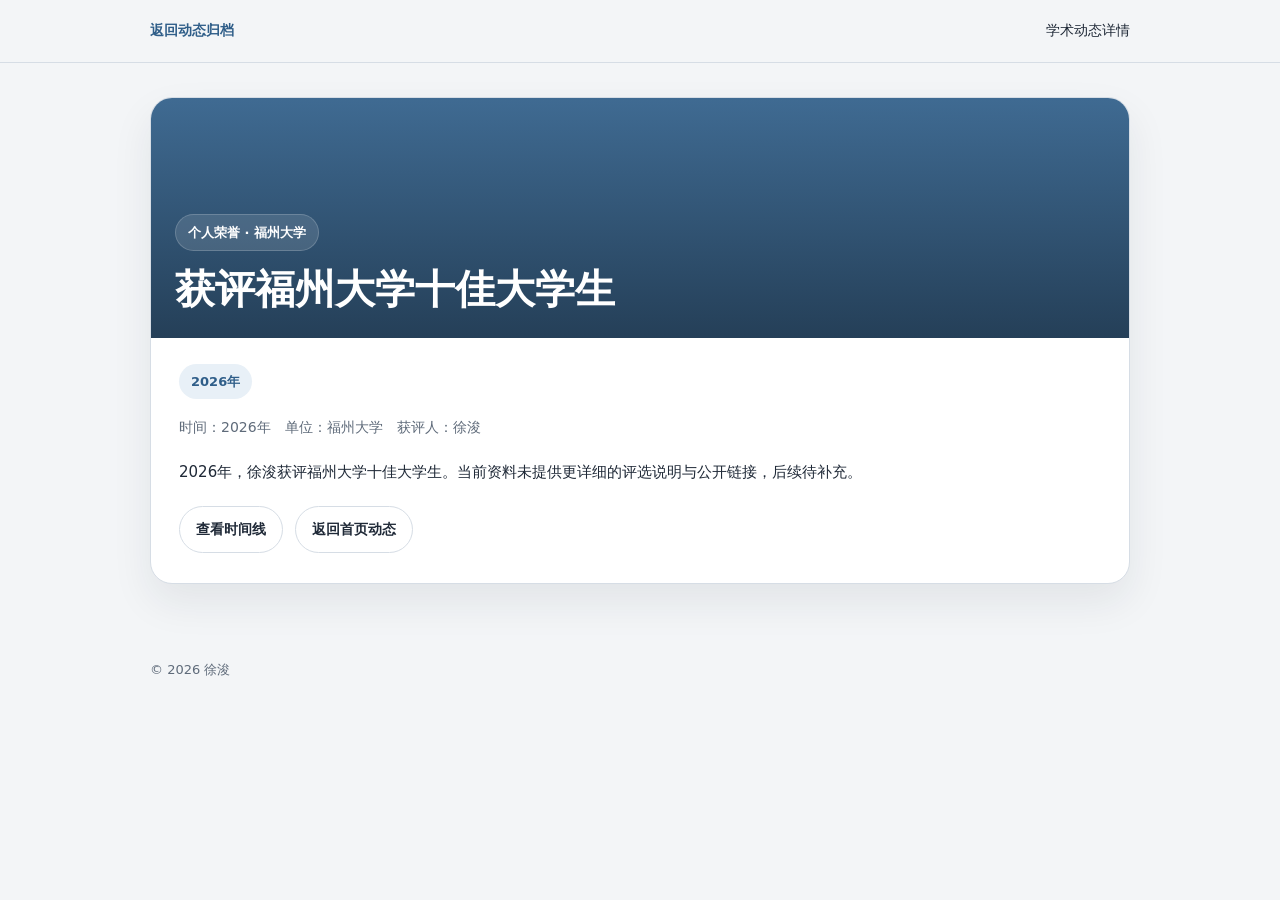
<file: html/news_sub/top_student_2026.html>
﻿<!DOCTYPE html>
<html lang="zh-CN">
<head>
    <meta charset="UTF-8">
    <meta name="viewport" content="width=device-width, initial-scale=1.0">
    <title>福州大学十佳大学生 | 徐浚</title>
    <link rel="icon" href="../../favicon.svg" type="image/svg+xml">
    <style>
        :root {
            --bg: #f3f5f7;
            --surface: #ffffff;
            --line: #d6dde5;
            --ink: #1f2937;
            --muted: #5f6b7a;
            --accent: #2f5e89;
            --accent-soft: #e8f0f7;
            --shadow: 0 18px 40px rgba(21, 37, 53, 0.08);
        }

        * { box-sizing: border-box; }
        body {
            margin: 0;
            background: var(--bg);
            color: var(--ink);
            font-family: "Noto Sans SC", "PingFang SC", "Microsoft YaHei", system-ui, sans-serif;
            line-height: 1.8;
        }

        a { color: inherit; text-decoration: none; }

        .topbar {
            border-bottom: 1px solid var(--line);
            background: rgba(243, 245, 247, 0.94);
            backdrop-filter: blur(12px);
        }

        .topbar-inner,
        .page,
        .footer {
            width: min(980px, calc(100% - 40px));
            margin: 0 auto;
        }

        .topbar-inner {
            min-height: 62px;
            display: flex;
            align-items: center;
            justify-content: space-between;
            gap: 16px;
            font-size: 14px;
        }

        .back-link {
            color: var(--accent);
            font-weight: 700;
        }

        .page {
            padding: 34px 0 48px;
        }

        .article {
            overflow: hidden;
            background: var(--surface);
            border: 1px solid var(--line);
            border-radius: 22px;
            box-shadow: var(--shadow);
        }

        .hero {
            min-height: 240px;
            display: grid;
            align-items: end;
            padding: 24px;
            background:
                linear-gradient(180deg, rgba(47, 94, 137, 0.92), rgba(25, 53, 79, 0.95)),
                radial-gradient(circle at top right, rgba(232, 239, 246, 0.18), transparent 42%);
            color: #ffffff;
        }

        .hero-kicker {
            display: inline-flex;
            align-items: center;
            padding: 6px 12px;
            border-radius: 999px;
            background: rgba(255, 255, 255, 0.12);
            border: 1px solid rgba(255, 255, 255, 0.18);
            font-size: 13px;
            font-weight: 700;
            margin-bottom: 14px;
        }

        .hero h1 {
            margin: 0;
            font-size: clamp(28px, 4vw, 40px);
            line-height: 1.22;
        }

        .content {
            padding: 26px 28px 30px;
        }

        .meta {
            display: flex;
            flex-wrap: wrap;
            gap: 10px 14px;
            margin-bottom: 18px;
            color: var(--muted);
            font-size: 14px;
        }

        .tag {
            display: inline-flex;
            align-items: center;
            padding: 6px 12px;
            border-radius: 999px;
            background: var(--accent-soft);
            color: var(--accent);
            font-size: 13px;
            font-weight: 700;
            margin-bottom: 16px;
        }

        p {
            margin: 0 0 16px;
            font-size: 15px;
        }

        .section-title {
            margin: 26px 0 10px;
            font-size: 18px;
        }

        .button-row {
            display: flex;
            flex-wrap: wrap;
            gap: 12px;
            margin-top: 20px;
        }

        .button {
            display: inline-flex;
            align-items: center;
            justify-content: center;
            min-height: 42px;
            padding: 10px 16px;
            border-radius: 999px;
            border: 1px solid var(--line);
            background: var(--surface);
            font-size: 14px;
            font-weight: 700;
        }

        .button-primary {
            background: var(--accent);
            border-color: var(--accent);
            color: #ffffff;
        }

        .button-primary:hover,
        .button-primary:focus-visible {
            background: #244a6c;
            border-color: #244a6c;
        }

        .footer {
            margin-top: 26px;
            color: var(--muted);
            font-size: 13px;
        }

        @media (max-width: 640px) {
            .topbar-inner,
            .page,
            .footer {
                width: calc(100% - 28px);
            }

            .hero {
                min-height: 190px;
                padding: 20px;
            }

            .content {
                padding: 20px 16px 24px;
            }
        }
    </style>
</head>
<body>
    <header class="topbar">
        <div class="topbar-inner">
            <a class="back-link" href="../news.html">返回动态归档</a>
            <div>学术动态详情</div>
        </div>
    </header>

    <main class="page">
        <article class="article">
            <div class="hero">
                <div>
                    <div class="hero-kicker">个人荣誉 · 福州大学</div>
                    <h1>获评福州大学十佳大学生</h1>
                </div>
            </div>

            <div class="content">
                <div class="tag">2026年</div>
                <div class="meta">
                    <span>时间：2026年</span>
                    <span>单位：福州大学</span>
                    <span>获评人：徐浚</span>
                </div>

                <p>
                    2026年，徐浚获评福州大学十佳大学生。当前资料未提供更详细的评选说明与公开链接，后续待补充。
                </p>

                <div class="button-row">
                    <a class="button" href="../news.html">查看时间线</a>
                    <a class="button" href="../../index.html#news">返回首页动态</a>
                </div>
            </div>
        </article>
    </main>

    <div class="footer">© 2026 徐浚</div>
    <script src="../../js/visit-tracker.js"></script>
</body>
</html>
</file>
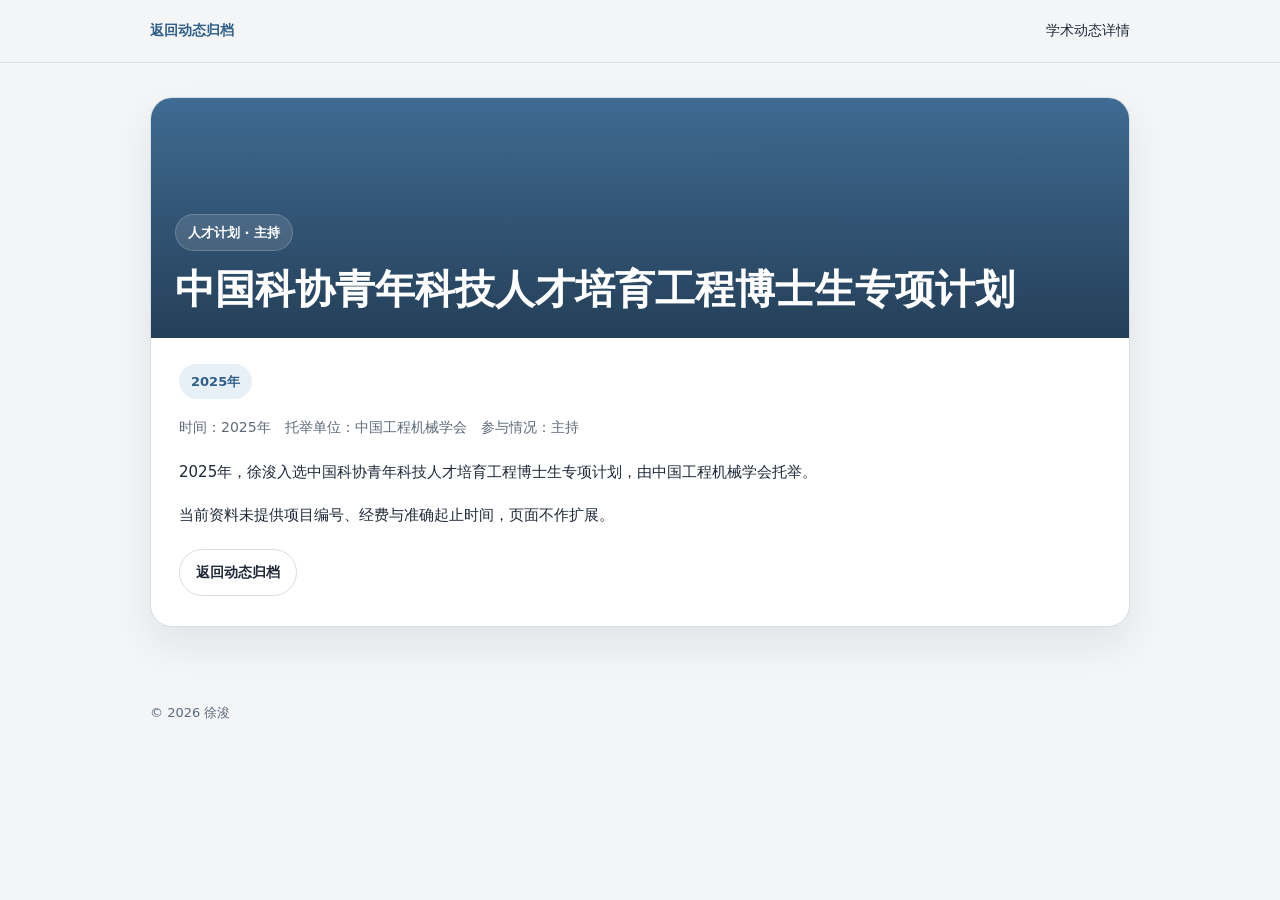
<file: html/news_sub/young_talent_2025.html>
﻿<!DOCTYPE html>
<html lang="zh-CN">
<head>
    <meta charset="UTF-8">
    <meta name="viewport" content="width=device-width, initial-scale=1.0">
    <title>中国科协青年科技人才培育工程博士生专项计划 | 徐浚</title>
    <link rel="icon" href="../../favicon.svg" type="image/svg+xml">
    <style>
        :root {
            --bg: #f3f5f7;
            --surface: #ffffff;
            --line: #d6dde5;
            --ink: #1f2937;
            --muted: #5f6b7a;
            --accent: #2f5e89;
            --accent-soft: #e8f0f7;
            --shadow: 0 18px 40px rgba(21, 37, 53, 0.08);
        }

        * { box-sizing: border-box; }
        body {
            margin: 0;
            background: var(--bg);
            color: var(--ink);
            font-family: "Noto Sans SC", "PingFang SC", "Microsoft YaHei", system-ui, sans-serif;
            line-height: 1.8;
        }

        a { color: inherit; text-decoration: none; }

        .topbar {
            border-bottom: 1px solid var(--line);
            background: rgba(243, 245, 247, 0.94);
            backdrop-filter: blur(12px);
        }

        .topbar-inner,
        .page,
        .footer {
            width: min(980px, calc(100% - 40px));
            margin: 0 auto;
        }

        .topbar-inner {
            min-height: 62px;
            display: flex;
            align-items: center;
            justify-content: space-between;
            gap: 16px;
            font-size: 14px;
        }

        .back-link { color: var(--accent); font-weight: 700; }

        .page { padding: 34px 0 48px; }

        .article {
            overflow: hidden;
            background: var(--surface);
            border: 1px solid var(--line);
            border-radius: 22px;
            box-shadow: var(--shadow);
        }

        .hero {
            min-height: 240px;
            display: grid;
            align-items: end;
            padding: 24px;
            background:
                linear-gradient(180deg, rgba(47, 94, 137, 0.92), rgba(25, 53, 79, 0.95)),
                radial-gradient(circle at top right, rgba(232, 239, 246, 0.18), transparent 42%);
            color: #ffffff;
        }

        .hero-kicker {
            display: inline-flex;
            align-items: center;
            padding: 6px 12px;
            border-radius: 999px;
            background: rgba(255, 255, 255, 0.12);
            border: 1px solid rgba(255, 255, 255, 0.18);
            font-size: 13px;
            font-weight: 700;
            margin-bottom: 14px;
        }

        .hero h1 {
            margin: 0;
            font-size: clamp(28px, 4vw, 40px);
            line-height: 1.22;
        }

        .content { padding: 26px 28px 30px; }

        .tag {
            display: inline-flex;
            align-items: center;
            padding: 6px 12px;
            border-radius: 999px;
            background: var(--accent-soft);
            color: var(--accent);
            font-size: 13px;
            font-weight: 700;
            margin-bottom: 16px;
        }

        .meta {
            display: flex;
            flex-wrap: wrap;
            gap: 10px 14px;
            margin-bottom: 18px;
            color: var(--muted);
            font-size: 14px;
        }

        p { margin: 0 0 16px; font-size: 15px; }
        .section-title { margin: 26px 0 10px; font-size: 18px; }
        .button-row { display: flex; flex-wrap: wrap; gap: 12px; margin-top: 20px; }

        .button {
            display: inline-flex;
            align-items: center;
            justify-content: center;
            min-height: 42px;
            padding: 10px 16px;
            border-radius: 999px;
            border: 1px solid var(--line);
            background: var(--surface);
            font-size: 14px;
            font-weight: 700;
        }

        .button-primary {
            background: var(--accent);
            border-color: var(--accent);
            color: #ffffff;
        }

        .button-primary:hover,
        .button-primary:focus-visible {
            background: #244a6c;
            border-color: #244a6c;
        }

        .footer {
            margin-top: 26px;
            color: var(--muted);
            font-size: 13px;
        }

        @media (max-width: 640px) {
            .topbar-inner,
            .page,
            .footer {
                width: calc(100% - 28px);
            }

            .hero {
                min-height: 190px;
                padding: 20px;
            }

            .content {
                padding: 20px 16px 24px;
            }
        }
    </style>
</head>
<body>
    <header class="topbar">
        <div class="topbar-inner">
            <a class="back-link" href="../../index.html#news">返回动态归档</a>
            <div>学术动态详情</div>
        </div>
    </header>

    <main class="page">
        <article class="article">
            <div class="hero">
                <div>
                    <div class="hero-kicker">人才计划 · 主持</div>
                    <h1>中国科协青年科技人才培育工程博士生专项计划</h1>
                </div>
            </div>

            <div class="content">
                <div class="tag">2025年</div>
                <div class="meta">
                    <span>时间：2025年</span>
                    <span>托举单位：中国工程机械学会</span>
                    <span>参与情况：主持</span>
                </div>

                <p>
                    2025年，徐浚入选中国科协青年科技人才培育工程博士生专项计划，由中国工程机械学会托举。
                </p>
                <p>
                    当前资料未提供项目编号、经费与准确起止时间，页面不作扩展。
                </p>

                <div class="button-row">
                    <a class="button" href="../news.html">返回动态归档</a>
                </div>
            </div>
        </article>
    </main>

    <div class="footer">© 2026 徐浚</div>
    <script src="../../js/visit-tracker.js"></script>
</body>
</html>
</file>
